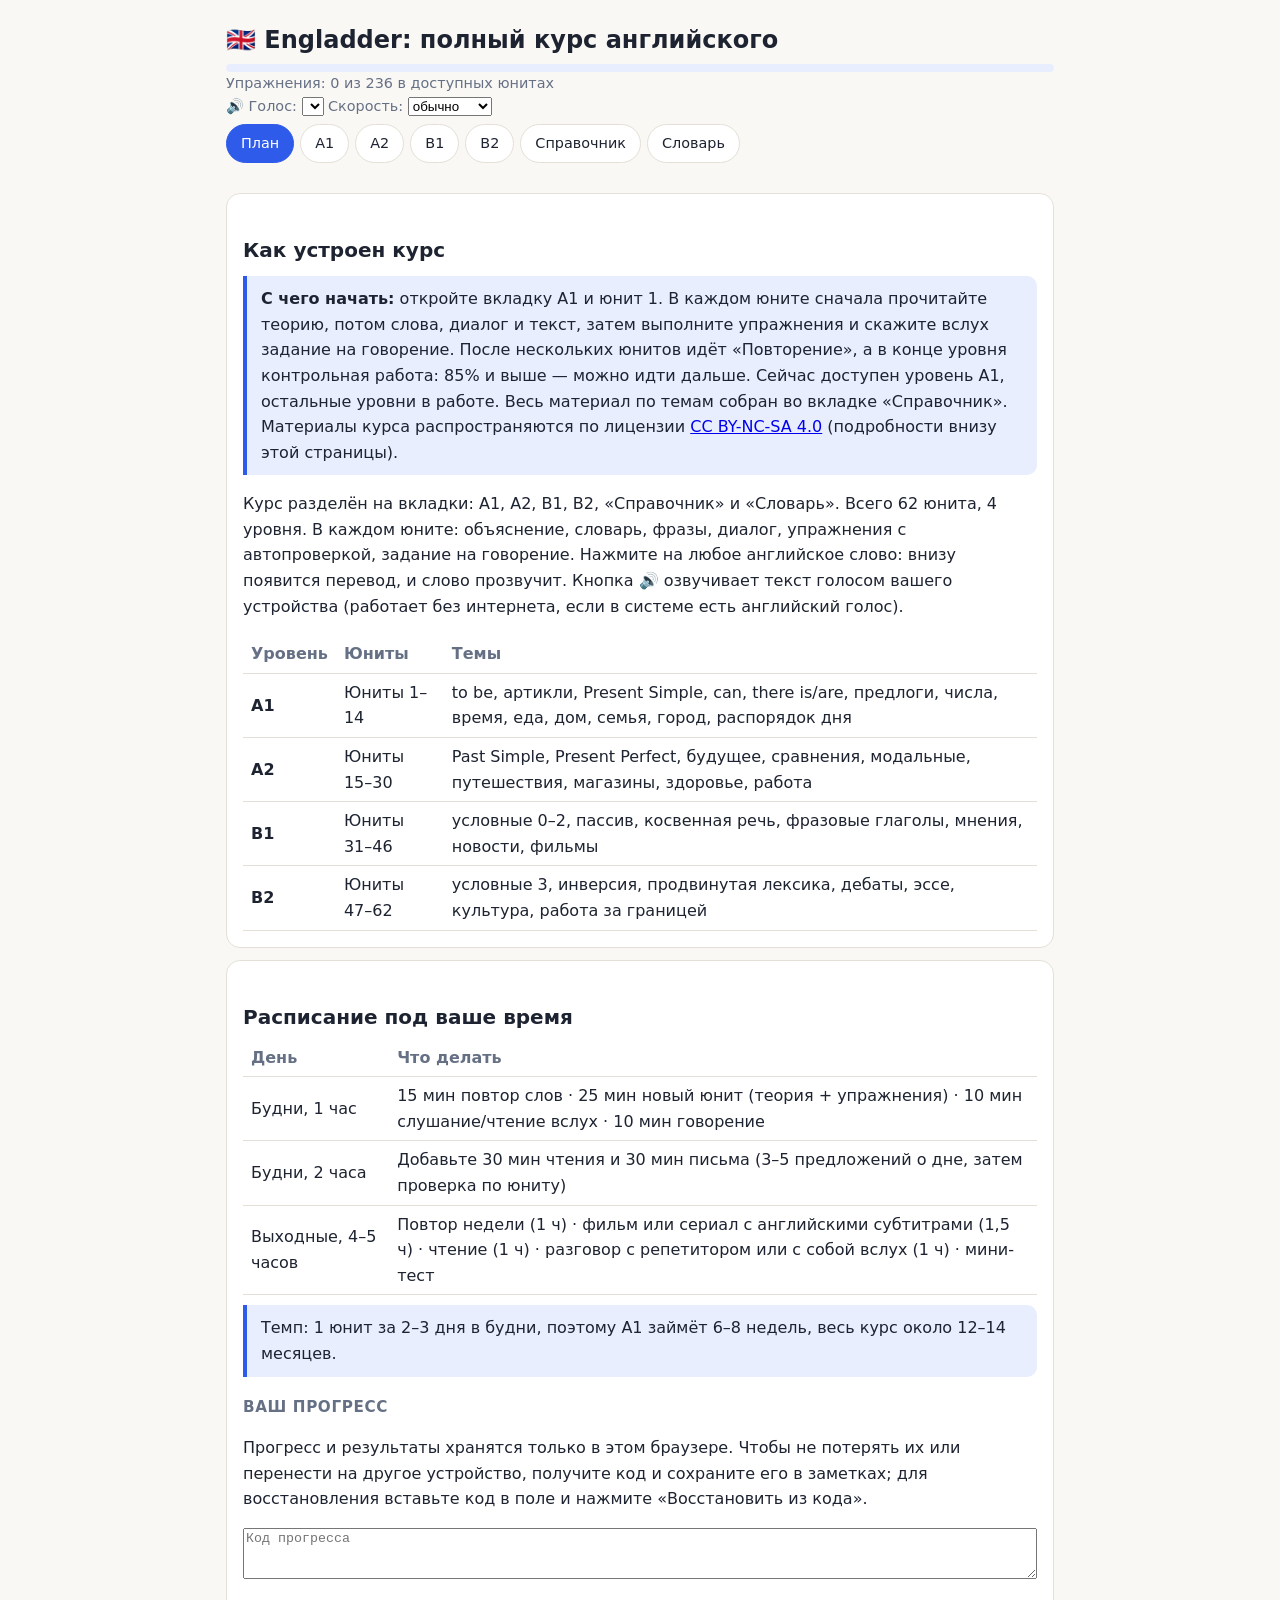
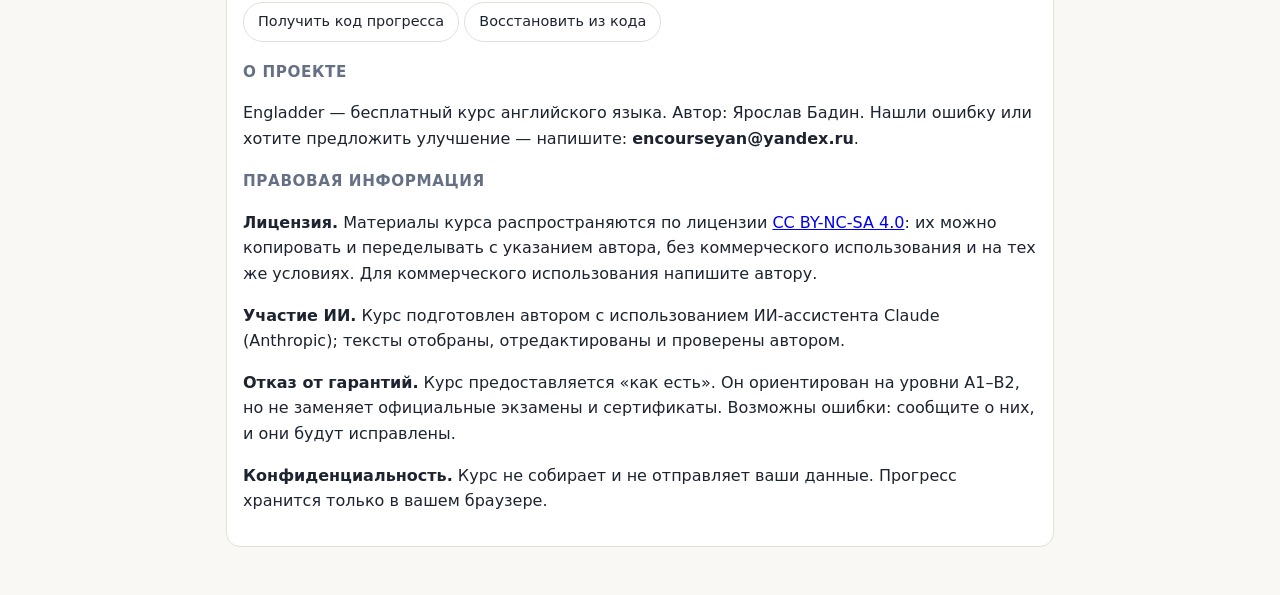
<file: index.html>
<!DOCTYPE html>
<!-- ЗАМЕТКА ДЛЯ CLAUDE (версия 0.1.23): проект Engladder. Структура: index.html (разметка) + css/styles.css + js/data/* (только данные: core, units/, bank/, reference, glossary) + js/app.js (логика). Порядок скриптов: сначала js/data/core.js, потом данные, js/app.js последним; обычные скрипты, не модули (должно открываться по file://). Правила и статус: COURSE_HANDOFF_*.md, STATUS.md, журнал: COURSE_CHANGELOG.md. Править точечно (python replace с assert count==1), после правок node --check и course-qa-gate. -->
<html lang="ru"><head><meta charset="utf-8">
<meta name="viewport" content="width=device-width, initial-scale=1, viewport-fit=cover">
<title>Engladder: полный курс английского (офлайн)</title>
<link rel="stylesheet" href="css/styles.css"></head><body><div class="w">
<h1>🇬🇧 Engladder: полный курс английского</h1>
<div class="bar"><i id="pb"></i></div><div class="m" id="pt"></div>
<div class="m">🔊 Голос: <select id="vs"></select> Скорость: <select id="vr"><option value="0.7">медленно</option><option value="0.85">обычно</option><option value="1">быстро</option></select></div><nav id="nav"></nav><nav id="sub"></nav><div id="v"></div></div>
<div id="gl"></div><script src="js/data/core.js"></script>
<script src="js/data/units/a1-u01.js"></script>
<script src="js/data/units/a1-u02.js"></script>
<script src="js/data/units/a1-u03.js"></script>
<script src="js/data/units/a1-u04.js"></script>
<script src="js/data/units/a1-u05.js"></script>
<script src="js/data/units/a1-u06.js"></script>
<script src="js/data/units/a1-u07.js"></script>
<script src="js/data/units/a1-u08.js"></script>
<script src="js/data/units/a1-u09.js"></script>
<script src="js/data/units/a1-u10.js"></script>
<script src="js/data/units/a1-r1.js"></script>
<script src="js/data/units/a1-u11.js"></script>
<script src="js/data/units/a1-u12.js"></script>
<script src="js/data/units/a1-u13.js"></script>
<script src="js/data/units/a1-u14.js"></script>
<script src="js/data/units/a1-r2.js"></script>
<script src="js/data/units-finish.js"></script>
<script src="js/data/levels.js"></script>
<script src="js/data/bank/a1-u01.js"></script>
<script src="js/data/bank/a1-u02.js"></script>
<script src="js/data/bank/a1-u03.js"></script>
<script src="js/data/bank/a1-u04.js"></script>
<script src="js/data/bank/a1-u05.js"></script>
<script src="js/data/bank/a1-u06.js"></script>
<script src="js/data/bank/a1-u07.js"></script>
<script src="js/data/bank/a1-u08.js"></script>
<script src="js/data/bank/a1-u09.js"></script>
<script src="js/data/bank/a1-u10.js"></script>
<script src="js/data/bank/a1-u11.js"></script>
<script src="js/data/bank/a1-u12.js"></script>
<script src="js/data/bank/a1-u13.js"></script>
<script src="js/data/bank/a1-u14.js"></script>
<script src="js/data/reference.js"></script>
<script src="js/data/glossary.js"></script>
<script src="js/app.js"></script></body></html>
</file>
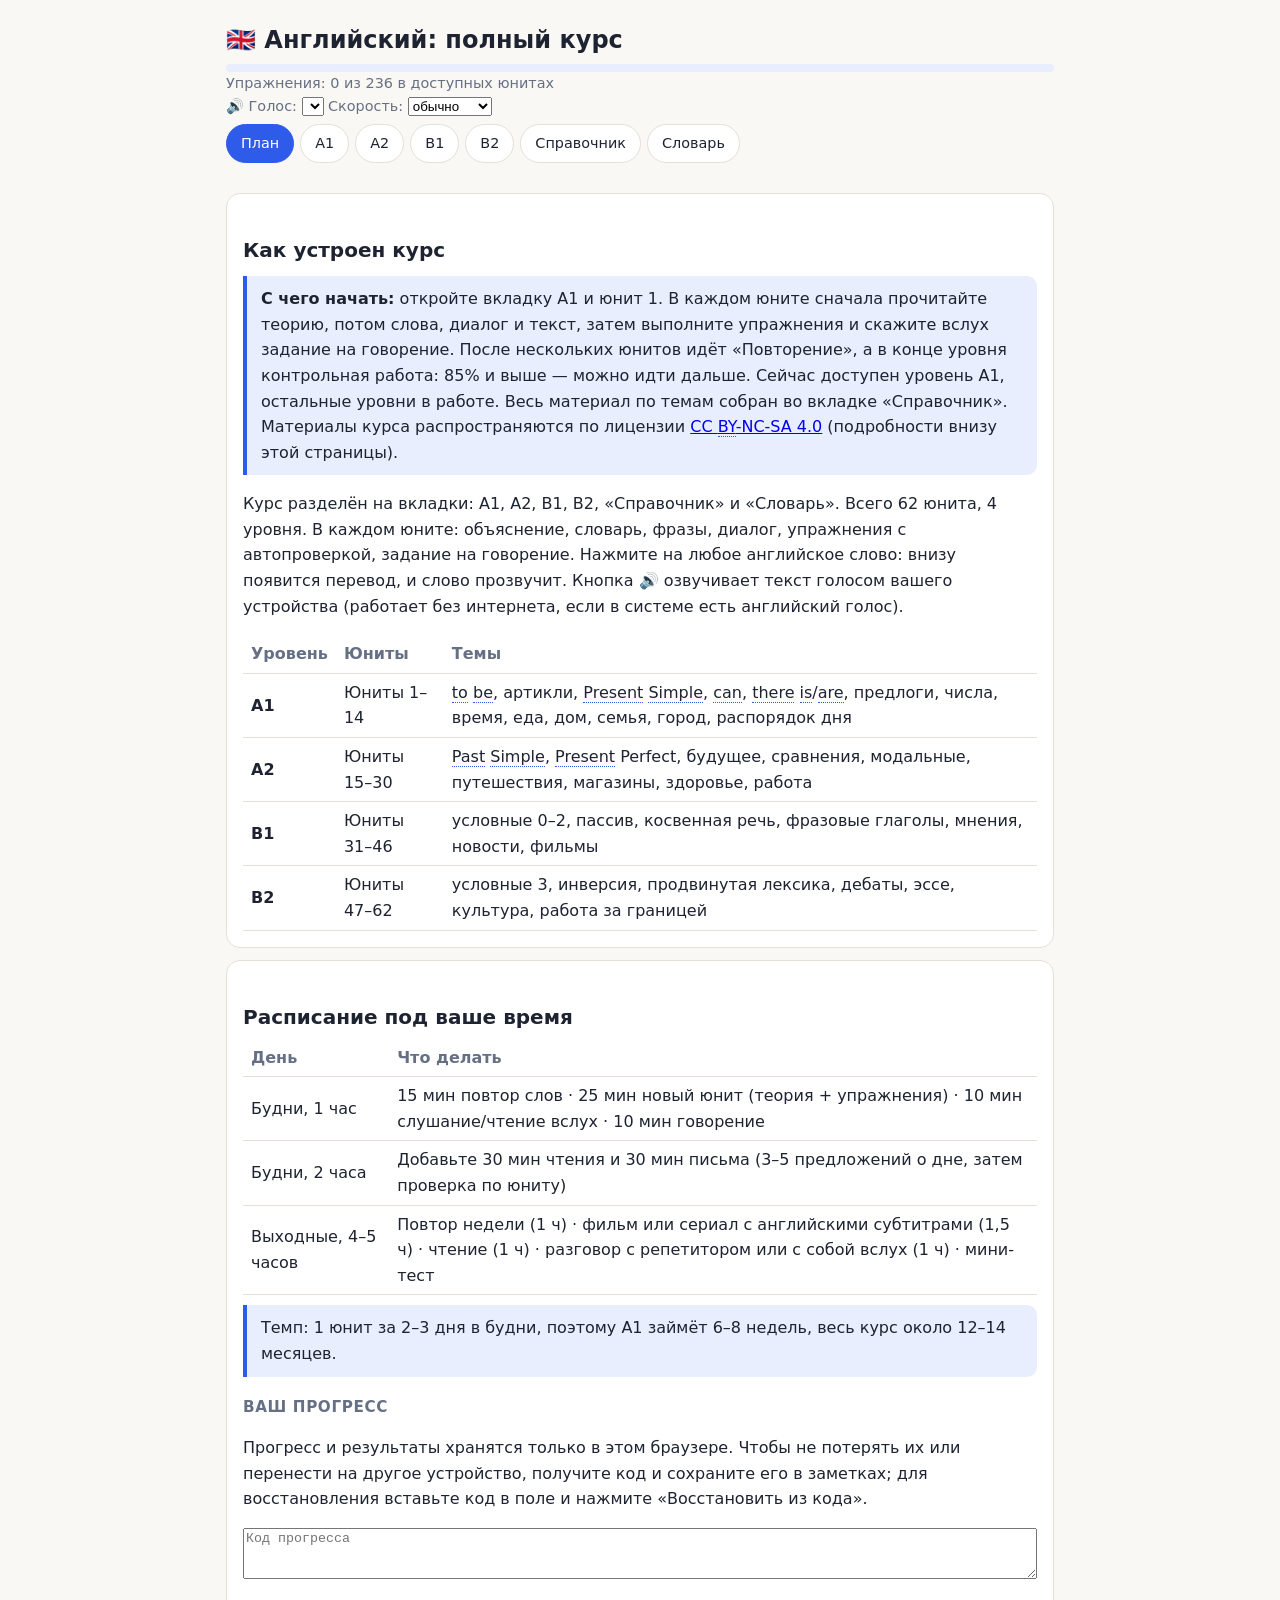
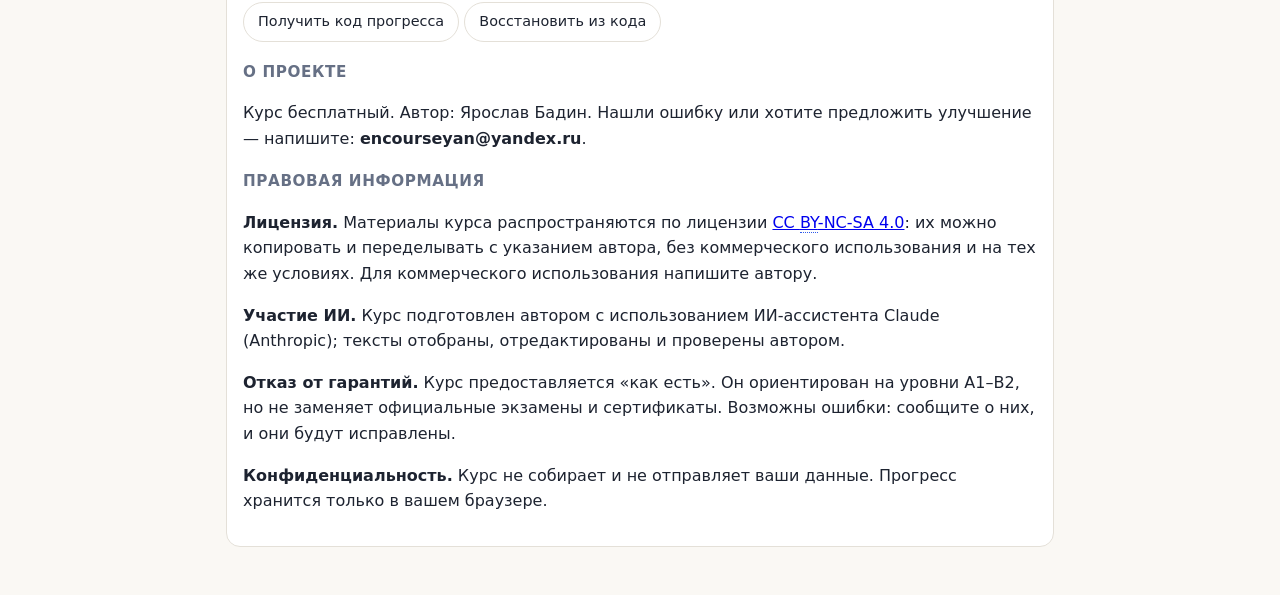
<file: english-course_0_1_17.html>
<!DOCTYPE html>
<html lang="ru"><head><meta charset="utf-8">
<meta name="viewport" content="width=device-width, initial-scale=1, viewport-fit=cover">
<title>Английский: полный курс (офлайн)</title>
<style>
:root{--bg:#faf8f4;--cd:#fff;--tx:#1d2330;--mu:#667085;--ac:#2f5bea;--a2:#e8eefe;--bd:#e4e0d8;--ok:#1f9d6b;--bad:#d64545}
@media (prefers-color-scheme:dark){:root{--bg:#14171f;--cd:#1c212c;--tx:#e8eaf0;--mu:#9aa3b5;--ac:#7c9bff;--a2:#242c45;--bd:#2d3444;--ok:#4cc995;--bad:#ff7b7b}}
*{box-sizing:border-box}body{margin:0;background:var(--bg);color:var(--tx);font:16px/1.6 system-ui,-apple-system,"Segoe UI",sans-serif;padding:env(safe-area-inset-top,0) 0 env(safe-area-inset-bottom,0)}
.w{max-width:860px;margin:0 auto;padding:16px 16px 48px}h1{font-size:1.5rem;margin:.2em 0}h2{font-size:1.25rem;margin:1.2em 0 .3em}h3{font-size:.95rem;color:var(--mu);text-transform:uppercase;letter-spacing:.04em;margin:1.2em 0 .3em}
nav{display:flex;gap:6px;overflow-x:auto;padding:6px 0}nav button,.b{border:1px solid var(--bd);background:var(--cd);color:var(--tx);padding:7px 14px;border-radius:999px;font:inherit;font-size:.9rem;cursor:pointer;flex:0 0 auto}
nav button.on{background:var(--ac);color:#fff;border-color:var(--ac)}nav button:disabled{opacity:.45}
.c{background:var(--cd);border:1px solid var(--bd);border-radius:14px;padding:16px;margin-top:12px}
.tip{border-left:4px solid var(--ac);background:var(--a2);padding:10px 14px;border-radius:0 10px 10px 0;margin:10px 0}.err{border-left-color:var(--bad)}
table{border-collapse:collapse;width:100%}td,th{border-bottom:1px solid var(--bd);padding:6px 8px;text-align:left}th{color:var(--mu)}
.wr{overflow-x:auto}.s{background:none;border:0;cursor:pointer;font-size:1.05rem}
.ex{padding:10px 0;border-bottom:1px solid var(--bd)}.ex:last-child{border:0}
.o{display:inline-block;margin:4px 6px 4px 0}.o.ok{background:var(--ok);color:#fff;border-color:var(--ok)}.o.no{background:var(--bad);color:#fff;border-color:var(--bad)}
input[type=text]{font:inherit;padding:6px 10px;border:1px solid var(--bd);border-radius:8px;background:var(--bg);color:var(--tx);width:min(260px,60%)}
.fb{font-size:.92rem;margin-top:4px}.good{color:var(--ok)}.bad{color:var(--bad)}.bar{height:8px;background:var(--a2);border-radius:9px;overflow:hidden}.bar i{display:block;height:100%;background:var(--ok);width:0}
.gw{border-bottom:1px dotted var(--ac);cursor:pointer}#gl{position:fixed;left:0;right:0;bottom:0;padding:10px 16px calc(10px + env(safe-area-inset-bottom,0px));background:var(--ac);color:#fff;display:none;z-index:9;text-align:center}.m{color:var(--mu);font-size:.9rem}ul{padding-left:1.2em}
h4{margin:14px 0 6px;font-size:1em;color:var(--ac)}</style></head><body><div class="w">
<h1>🇬🇧 Английский: полный курс</h1>
<div class="bar"><i id="pb"></i></div><div class="m" id="pt"></div>
<div class="m">🔊 Голос: <select id="vs"></select> Скорость: <select id="vr"><option value="0.7">медленно</option><option value="0.85">обычно</option><option value="1">быстро</option></select></div><nav id="nav"></nav><nav id="sub"></nav><div id="v"></div></div>
<div id="gl"></div><script>
var U=[
{t:"A1 · Юнит 1: Знакомство и глагол to be",
ex:"<p>В русском в настоящем времени глагола «быть» нет: «Я студент». В английском он <b>обязателен</b>: <b>I am</b> a student.</p><div class='wr'><table><tr><th>Кто</th><th>Форма</th><th>Кратко</th><th>Отрицание</th></tr><tr><td>I</td><td>am</td><td>I’m</td><td>I’m not</td></tr><tr><td>he / she / it</td><td>is</td><td>he’s</td><td>isn’t</td></tr><tr><td>you / we / they</td><td>are</td><td>you’re</td><td>aren’t</td></tr></table></div><p><b>Вопрос:</b> глагол выходит вперёд. <i>She is from Spain → Is she from Spain?</i> Ответы: <i>Yes, she is. / No, she isn’t.</i></p><div class='tip err'><b>Частая ошибка:</b> «I student», «She from Spain». Всегда добавляйте am/is/are.</div><h3>Личные местоимения: кто делает действие</h3><div class='wr'><table><tr><th>Лицо</th><th>Один</th><th>Несколько</th></tr><tr><td>1-е (говорящий)</td><td><b>I</b> — я</td><td><b>we</b> — мы</td></tr><tr><td>2-е (собеседник)</td><td><b>you</b> — ты / вы</td><td><b>you</b> — вы</td></tr><tr><td>3-е (о ком-то)</td><td><b>he</b> (он), <b>she</b> (она), <b>it</b> (оно)</td><td><b>they</b> — они</td></tr></table></div><ul><li><b>I</b> всегда пишется с большой буквы, даже в середине предложения.</li><li><b>Подлежащее обязательно.</b> В русском можно сказать «Живу в Москве», в английском нельзя: <i>I live in Moscow.</i> Нет подлежащего — нет предложения.</li><li><b>you</b> — и «ты», и «вы», и один человек, и много. Глагол всегда <i>are</i>: <i>You are kind</i> (даже если «ты» один).</li><li><b>he / she</b> — только люди (и иногда домашние животные, которых мы знаем). Вместо имени: <i>Anna is a teacher → She is a teacher.</i></li><li><b>it</b> — предметы, животные, явления и погода: <i>It is a book. It is cold. It is 5 o’clock.</i> Людей называть it нельзя.</li><li><b>they</b> — несколько людей, предметов или животных: <i>Tom and Anna → they; books → they.</i> Tom and I → <b>we</b>.</li></ul><h3>Сокращения: когда можно, когда нельзя</h3><p>В речи и неформальном письме: <i>I’m, he’s, they’re, isn’t</i>. <b>Нельзя сокращать</b> в конце короткого утвердительного ответа: <i>Yes, I am</i> (не <i>Yes, I’m</i>). Отрицательное сокращается свободно: <i>No, he isn’t.</i></p><h3>Местоимения в других ролях</h3><p>Если местоимение стоит <b>после глагола или предлога</b>, нужна объектная форма: <i>I like <b>her</b>. Come with <b>us</b>.</i> Перед существительным нужна притяжательная: <i>my book, her car</i>. Полная таблица всех форм — во вкладке «Справочник».</p><div class='tip err'><b>Путаница:</b> <i>its</i> (его/её, о предмете) и <i>it’s</i> (= it is). Проверка: подставьте «it is» — получается смысл? Значит it’s.</div><h3>Вопросительные слова</h3><div class='wr'><table><tr><th>Слово</th><th>Значение</th><th>Пример</th></tr><tr><td><b>what</b></td><td>что, какой</td><td>What is your name? — Как тебя зовут? (буквально: «Что есть твоё имя?»)</td></tr><tr><td><b>who</b></td><td>кто</td><td>Who is she? — Кто она?</td></tr><tr><td><b>where</b></td><td>где, куда</td><td>Where are you? — Где ты?</td></tr><tr><td><b>when</b></td><td>когда</td><td>When is the lesson? — Когда урок?</td></tr><tr><td><b>why</b></td><td>почему</td><td>Why are you tired? — Почему ты устал?</td></tr><tr><td><b>how</b></td><td>как</td><td>How are you? — Как дела? (буквально: «Как ты есть?»)</td></tr><tr><td><b>which</b></td><td>какой из, который</td><td>Which book is it? — Какая это книга (из этих)?</td></tr><tr><td><b>whose</b></td><td>чей</td><td>подробно в юните 8</td></tr></table></div><p><b>Как строить вопрос с to be:</b> вопросительное слово + am/is/are + подлежащее. <i>Where (где) + are (есть) + you (ты)? → Где ты?</i> Вопросительное слово всегда стоит <b>первым</b>. Ошибка: «Where you are?» — верно: <i>Where are you?</i> Возраст: <i>How old are you?</i> (буквально «Как стар ты есть?») — <i>I’m 28.</i></p><h3>Разбор фраз по словам</h3><div class='wr'><table><tr><th>Фраза</th><th>По словам</th><th>Смысл</th></tr><tr><td>Nice to meet you</td><td>nice (приятно) + to meet (встретить) + you (тебя)</td><td>Приятно познакомиться</td></tr><tr><td>Where are you from?</td><td>where (где) + are (есть) + you (ты) + from (из)</td><td>Откуда ты?</td></tr><tr><td>I’m fine, thanks</td><td>I’m (я есть) + fine (хорошо) + thanks (спасибо)</td><td>Я в порядке, спасибо</td></tr><tr><td>And you?</td><td>and (а) + you (ты)</td><td>А ты?</td></tr></table></div>",
v:[["hello","привет"],["goodbye","до свидания"],["please","пожалуйста"],["thank you","спасибо"],["sorry","извините"],["name","имя"],["from","из, от"],["student","студент"],["teacher","учитель"],["friend","друг"],["tired","уставший"],["happy","счастливый"]],
ph:[["My name is Anna.","Меня зовут Анна."],["I’m from Russia.","Я из России."],["Nice to meet you.","Приятно познакомиться."],["How are you?","Как дела?"],["I’m fine, thanks. And you?","Хорошо, спасибо. А ты?"],["Where are you from?","Откуда вы?"]],
dl:"— Hi! I’m Tom. What’s your name?<br>— Hello, Tom. My name is Anna. Nice to meet you.<br>— Nice to meet you too. Where are you from?<br>— I’m from Russia. And you?<br>— I’m from Canada.",
q:[{c:1,q:"Я студент → I ___ a student.",o:["is","am","are"],a:1,e:"С I всегда am."},{c:1,q:"She ___ from Spain.",o:["am","are","is"],a:2,e:"she → is."},{c:1,q:"«Ты из Польши?»",o:["You from Poland?","Are you from Poland?","You are from Poland?"],a:1,e:"Вопрос: Are + you."},{t:1,q:"They ___ my friends. (am/is/are)",a:["are"],e:"they → are."},{t:1,q:"We ___ not tired.",a:["are"],e:"we are not = we aren’t."},{t:1,q:"Переведите: Меня зовут Анна.",a:["my name is anna","my name’s anna"],e:"My name is Anna."},{t:1,q:"Исправьте ошибку: She from Spain.",a:["she is from spain","she’s from spain"],e:"Пропущен глагол is."},{t:1,q:"Переведите: Мы не устали.",a:["we are not tired","we aren’t tired","we’re not tired"],e:"We aren’t tired."},{t:1,q:"Переведите: Он не из Канады.",a:["he is not from canada","he isn’t from canada","he’s not from canada"],e:"He isn’t from Canada."},{c:1,q:"Anna and Tom are my friends. ___ are from Italy.",o:["He","She","They"],a:2,e:"Несколько людей → they."},{c:1,q:"The weather is nice. ___ is sunny today.",o:["He","It","They"],a:1,e:"Погода → it."},{c:1,q:"Is Tom happy? Yes, ___.",o:["he’s","he is","is he"],a:1,e:"В кратком утвердительном ответе не сокращаем."},{t:1,q:"Are you a teacher? Ответьте «нет»: No, ___.",a:["i am not","i’m not"],e:"No, I’m not (am not не сокращается как amn’t)."},{c:1,q:"I like Anna. I like ___.",o:["she","her","hers"],a:1,e:"После глагола — объектное her."},{c:1,q:"This is Tom. ___ car is red.",o:["He","His","Him"],a:1,e:"Перед существительным — his."},{t:1,q:"По тексту: где сейчас Ольга? (одно слово)",a:["berlin","in berlin"],e:"Now I’m in Berlin."},{t:1,q:"Замените Max and Lena местоимением: ___ are from Germany.",a:["they"],e:"They."}],
dt:"— Привет! Я Том. Как тебя зовут?<br>— Здравствуй, Том. Меня зовут Анна. Приятно познакомиться.<br>— Мне тоже приятно. Откуда ты?<br>— Я из России. А ты?<br>— Я из Канады.",rt:"Привет! Меня зовут Ольга. Мне 28 лет. Я из Казани, но сейчас я в Берлине. Я учитель. Мои друзья ‑ Макс и Лена. Они из Германии. Макс врач, а Лена студентка. Мы счастливы в Берлине. Это большой город.",sp:"Скажите вслух и запишите на диктофон: имя, откуда вы, как дела (5 предложений). Прослушайте и сравните с диалогом.",rd:"Hi! My name is Olga. I’m 28. I’m from Kazan, but now I’m in Berlin. I’m a teacher. My friends are Max and Lena. They are from Germany. Max is a doctor and Lena is a student. We are happy in Berlin. It is a big city."},
{t:"A1 · Юнит 2: Артикли a/an/the и множественное число",
ex:"<p>В русском артиклей нет, в английском они есть почти всегда перед существительным.</p><ul><li><b>a</b> + согласный звук: <i>a car, a book</i></li><li><b>an</b> + гласный звук: <i>an apple, an hour</i> (важен звук, не буква!)</li><li><b>the</b> — конкретный или уже известный предмет: <i>I have a car. The car is red.</i></li></ul><p><b>Множественное число:</b> +s (<i>books</i>); после s, x, ch, sh +es (<i>boxes</i>); согласная+y → ies (<i>city → cities</i>). Исключения: <i>man → men, woman → women, child → children, person → people</i>.</p><h3>Как выбрать артикль: пять вопросов</h3><p>В русском артиклей нет, поэтому их нужно <b>осознанно выбирать</b>. Задайте себе вопросы по порядку:</p><div class='wr'><table><tr><th>Вопрос</th><th>Ответ</th><th>Пример</th></tr><tr><td>1. Это существительное можно посчитать?</td><td>нет → без a/an</td><td>I drink water. (не a water)</td></tr><tr><td>2. Предмет один из многих и новый для собеседника?</td><td>a / an</td><td>I have a dog.</td></tr><tr><td>3. Собеседник знает, о каком речь (уже упоминали, он один, ясно из ситуации)?</td><td>the</td><td>The dog is big. Open the door, please.</td></tr><tr><td>4. Речь о множестве вообще?</td><td>без артикля</td><td>Dogs are friendly.</td></tr><tr><td>5. Это имя, город, страна, язык?</td><td>без артикля</td><td>Anna lives in Russia and speaks English.</td></tr></table></div><h3>a или an — по звуку, а не по букве</h3><p><b>an</b> стоит перед <b>гласным звуком</b>: <i>an apple, an umbrella, an hour</i> (h не читается). <b>a</b> — перед согласным звуком: <i>a university</i> (читается «юниверсити», начинается на звук [j]), <i>a European</i>, <i>a one-way ticket</i>.</p><h3>Где артикль не нужен</h3><ul><li>после притяжательных слов: <i>my car, her bag</i> (не <i>the my car</i>);</li><li>в устойчивых выражениях: <i>at home, at work, by bus, go to bed</i>;</li><li>с большинством названий стран и городов: <i>Russia, Paris</i>. Исключения: <i>the UK, the USA</i> (названия из нескольких частей — с the).</li></ul><h3>Множественное число: звук и исключения</h3><p>Окончание читается как [s] (<i>books</i>), [z] (<i>dogs, days</i>) или [ɪz] (<i>boxes, watches</i>). <b>Не меняются:</b> <i>sheep</i> (овца и овцы), <i>fish</i>. <b>Всегда во мн. числе:</b> <i>trousers, jeans, glasses, scissors</i> (брюки, джинсы, очки, ножницы): <i>These jeans are new.</i> Слово <b>people</b> — тоже множественное: <i>People are kind</i> (не <i>People is</i>, не <i>peoples</i>).</p><p>Ещё ошибки: «a information» (information — неисчисляемое, юнит 10), «the Russia», «an university».</p><div class='tip err'><b>Частая ошибка:</b> «I have car». Нужно: <i>I have a car.</i> А a/an не ставится во множественном числе: <i>I have two cars.</i></div><h3>Когда какой артикль</h3><ul><li><b>a / an</b> — один из многих, первое упоминание, профессия: <i>She is <b>a</b> doctor. I have <b>a</b> dog.</i> Только с исчисляемыми в единственном числе.</li><li><b>the</b> — собеседник знает, о каком предмете речь; второе упоминание; единственный в своём роде (<i>the sun, the moon</i>); превосходная степень (<i>the best</i>): <i>Close <b>the</b> door.</i></li><li><b>Без артикля</b> — множественное и неисчисляемое в общем смысле (<i>I like dogs, I like music</i>), имена и большинство стран и городов (<i>Anna, Spain, Paris</i>), языки, приёмы пищи (<i>have breakfast</i>), после my/your/his (<i>my car</i>, не <i>a my car</i>).</li></ul><h3>Правописание множественного числа</h3><div class='wr'><table><tr><th>Правило</th><th>Пример</th></tr><tr><td>обычно +s</td><td>book → books</td></tr><tr><td>s, x, ch, sh, o → +es</td><td>box → boxes, bus → buses</td></tr><tr><td>согласная + y → ies</td><td>city → cities (но day → days)</td></tr><tr><td>f / fe → ves</td><td>knife → knives</td></tr><tr><td>исключения</td><td>man → men, woman → women, child → children, person → people</td></tr></table></div><p>Звучание -s: после глухих звуков [s] (<i>books</i>), после звонких [z] (<i>bags</i>), после s, x, ch [ɪz] (<i>boxes</i>).</p>",
v:[["apple","яблоко"],["book","книга"],["car","машина"],["house","дом"],["city","город"],["day","день"],["bag","сумка"],["phone","телефон"],["key","ключ"],["table","стол"],["man","мужчина"],["child","ребёнок"]],
ph:[["I have a car.","У меня есть машина."],["It’s an apple.","Это яблоко."],["Where is the key?","Где ключ?"],["There are two bags.","Там две сумки."],["What’s this?","Что это?"],["It’s a phone.","Это телефон."]],
dl:"— What’s this?<br>— It’s a phone.<br>— Is it your phone?<br>— No, it isn’t. It’s a friend’s phone. The phone is in the bag.",
q:[{c:1,q:"I have ___ apple.",o:["a","an","the"],a:1,e:"Apple начинается с гласного звука."},{c:1,q:"She works for ___ hour.",o:["a","an"],a:1,e:"h в hour не читается, звук гласный."},{c:1,q:"I have ___ car. ___ car is red. (второй раз)",o:["a / The","the / A","an / The"],a:0,e:"Первое упоминание a, затем the."},{t:1,q:"Множественное число: box",a:["boxes"],e:"После x добавляем es."},{t:1,q:"Множественное число: child",a:["children"],e:"Исключение."},{t:1,q:"Множественное число: city",a:["cities"],e:"y → ies."},{c:1,q:"She is ___ doctor.",o:["a","an","the","—"],a:0,e:"Профессия: a."},{c:1,q:"I like ___ music.",o:["a","the","— (без артикля)"],a:2,e:"Неисчисляемое в общем смысле."},{c:1,q:"___ sun is hot.",o:["A","The","— (без артикля)"],a:1,e:"Единственный в своём роде."},{t:1,q:"Множественное число: knife",a:["knives"],e:"fe → ves."},{t:1,q:"Множественное число: woman",a:["women"],e:"Исключение."},{t:1,q:"Исправьте: I have car.",a:["i have a car"],e:"Нужен артикль a."},{t:1,q:"Исправьте: She is teacher.",a:["she is a teacher","she’s a teacher"],e:"Профессия: a teacher."},{t:1,q:"Переведите: У меня есть два ключа.",a:["i have two keys"],e:"Во множественном числе без a: two keys."}],
dt:"— Что это?<br>— Это телефон.<br>— Это твой телефон?<br>— Нет. Это телефон друга. Телефон лежит в сумке.",sp:"Оглядитесь и назовите вслух 10 предметов с артиклем: a table, a phone, an apple… Затем скажите то же во множественном числе.",rd:"I have a flat in Kazan. It is small. In the kitchen I have a table and two chairs. On the table I have an apple, a book and three pens. I have a cat. The cat is white. It likes boxes, but I don’t have a box.",rt:"У меня квартира в Казани. Она маленькая. На кухне у меня стол и два стула. На столе у меня яблоко, книга и три ручки. У меня есть кошка. Кошка белая. Она любит коробки, но у меня нет коробки."},
{t:"A1 · Юнит 3: Present Simple — привычки и факты",
ex:"<p><b>Present Simple</b> (простое настоящее) описывает то, что происходит <b>регулярно</b> или <b>всегда верно</b>: привычки, распорядок, факты. <i>I get up at seven.</i> — Я встаю в семь. <i>Water boils at 100°.</i> — Вода кипит при 100°.</p><h3>Утверждение</h3><div class='wr'><table><tr><th>Кто</th><th>Форма</th><th>Пример</th></tr><tr><td>I / you / we / they</td><td>глагол без изменений</td><td>I work. — Я работаю.</td></tr><tr><td>he / she / it</td><td>глагол + <b>s</b></td><td>She works. — Она работает.</td></tr></table></div><p><b>Правописание -s:</b> обычно +s (<i>works, reads</i>); после s, sh, ch, x, o → +es (<i>watches, goes</i>); согласная + y → ies (<i>study → studies</i>); особый случай: <i>have → has</i>.</p><h3>Отрицание и вопрос: помощник do / does</h3><div class='wr'><table><tr><th></th><th>I / you / we / they</th><th>he / she / it</th></tr><tr><td>Отрицание</td><td>I <b>don’t</b> (do not) work.</td><td>She <b>doesn’t</b> (does not) work.</td></tr><tr><td>Вопрос</td><td><b>Do</b> you work?</td><td><b>Does</b> she work?</td></tr><tr><td>Краткий ответ</td><td>Yes, I do. / No, I don’t.</td><td>Yes, she does. / No, she doesn’t.</td></tr></table></div><ul><li>Для отрицания и вопроса нужен помощник <b>do</b> (для he/she/it — <b>does</b>). Он сам «забирает» окончание -s, поэтому основной глагол остаётся <b>без -s</b>: <i>She doesn’t work</i> (не <i>works</i>), <i>Does she work?</i></li><li>Вопросительное слово ставится в начало: <i>Where do you live?</i> — Где ты живёшь? <i>What does he do?</i> — Кем он работает?</li></ul><h3>Слова-маркеры частоты</h3><p><b>always</b> (всегда), <b>usually</b> (обычно), <b>often</b> (часто), <b>sometimes</b> (иногда), <b>never</b> (никогда), <b>every day</b> (каждый день). Место этих слов в предложении и отрицание с ними разобраны в юните 14.</p><h3>Почему -s только у he / she / it</h3><p>В русском глагол меняется почти для каждого лица (<i>я пишу, ты пишешь, он пишет</i>). В английском от старой системы осталась одна форма: <b>третье лицо единственного числа</b> (he, she, it и любое одно существительное: <i>Tom works, the bus stops</i>). Для всех остальных лиц глагол не меняется. Правило: <i>один человек или предмет, о котором говорим</i> → глагол с -s.</p><h3>Как читается окончание</h3><div class='wr'><table><tr><th>Звук</th><th>После чего</th><th>Примеры</th></tr><tr><td>[s]</td><td>глухих согласных</td><td>works, stops</td></tr><tr><td>[z]</td><td>звонких согласных и гласных</td><td>reads, plays, goes</td></tr><tr><td>[ɪz]</td><td>s, sh, ch, x, z</td><td>watches, washes, mixes</td></tr></table></div><p>К правилам правописания добавьте: после <b>o</b> тоже -es (<i>go → goes, do → does</i>).</p><h3>Когда Present Simple, а когда НЕТ</h3><div class='wr'><table><tr><th>Используем</th><th>Пример</th></tr><tr><td>привычки и распорядок</td><td>I start work at nine.</td></tr><tr><td>постоянные факты</td><td>The sun rises in the east.</td></tr><tr><td>постоянное состояние</td><td>She lives in Rome. I know him.</td></tr><tr><td>расписания</td><td>The train leaves at six.</td></tr></table></div><p><b>Не используем</b>, когда действие идёт <b>прямо сейчас</b>: «Сейчас он спит» — <i>He is sleeping</i> (юнит 9), а не <i>He sleeps now</i>.</p><h3>Вопрос к подлежащему</h3><p>Если спрашиваем <b>кто</b> совершает действие, do/does <b>не нужен</b>: <i>Who lives here?</i> — Кто здесь живёт? <i>Who works at the bank?</i> — Tom does. Глагол остаётся с -s, как после he/she: <i>who</i> считается за одно лицо.</p><div class='tip err'><b>Ошибки русскоговорящих:</b> «Who does live here?» (нужно Who lives here?), «She is always late» переводят как «She always is late» (always после is). В русском отрицание «не» ставится перед глаголом, а в английском оно прикрепляется к <b>do/does</b>, и глагол остаётся без -s.</div>",
v:[["get up","вставать"],["eat","есть, кушать"],["drink","пить"],["go","идти, ехать"],["watch","смотреть"],["read","читать"],["study","учиться, изучать"],["play","играть"],["cook","готовить"],["breakfast","завтрак"],["always","всегда"],["never","никогда"]],
ph:[["I get up at seven.","Я встаю в семь."],["She doesn’t drink coffee.","Она не пьёт кофе."],["Do you speak English?","Ты говоришь по-английски?"],["What do you do?","Кем вы работаете?"],["He usually goes to work by bus.","Он обычно ездит на работу на автобусе."],["Where does she live?","Где она живёт?"]],
dl:"— What do you do, Anna?<br>— I’m a teacher. I work at a school.<br>— Do you like it?<br>— Yes, I do. I always get up at seven and I usually eat breakfast at home.<br>— Does your husband work too?<br>— No, he doesn’t. He studies at university.",
dt:"— Кем ты работаешь, Анна?<br>— Я учитель. Я работаю в школе.<br>— Тебе нравится?<br>— Да. Я всегда встаю в семь и обычно завтракаю дома.<br>— Твой муж тоже работает?<br>— Нет. Он учится в университете.",
q:[{c:1,q:"She ___ in London.",o:["live","lives","is live"],a:1,e:"she → глагол + s."},{c:1,q:"He ___ tea. (он не пьёт чай)",o:["don’t drink","doesn’t drink","doesn’t drinks"],a:1,e:"doesn’t + глагол без s."},{c:1,q:"___ you speak English?",o:["Do","Does","Are"],a:0,e:"you → Do."},{c:1,q:"Does she ___ English?",o:["speak","speaks","speaking"],a:0,e:"После does глагол без s."},{c:1,q:"Выберите верный порядок слов:",o:["She always is late.","She is always late.","Always she is late."],a:1,e:"После to be: is always."},{t:1,q:"My brother ___ (watch) TV every day.",a:["watches"],e:"watch → watches."},{t:1,q:"She ___ (study) at university.",a:["studies"],e:"y → ies."},{t:1,q:"Исправьте: He don’t like tea.",a:["he doesn’t like tea","he does not like tea"],e:"he → doesn’t."},{t:1,q:"Исправьте: Does she works here?",a:["does she work here"],e:"После does без s."},{t:1,q:"Переведите: Они не живут в Берлине.",a:["they don’t live in berlin","they do not live in berlin"],e:"They don’t live in Berlin."},{t:1,q:"Переведите вопрос: Где ты живёшь?",a:["where do you live"],e:"Where + do + you + live?"},{t:1,q:"Does Tom play football? Ответьте «да»: Yes, ___.",a:["he does"],e:"Yes, he does."}],
sp:"Расскажите вслух о своём дне: 6 предложений со словами always, usually, never. Затем задайте себе 3 вопроса: Do you…? Where do you…? What do you do?",rd:"Anna works in a shop. She gets up at seven o’clock. She drinks tea and eats bread for breakfast. She doesn’t drink coffee. Her brother Tom doesn’t work. He studies at university. He plays football on Saturday. Anna and Tom don’t watch TV in the morning.",rt:"Анна работает в магазине. Она встаёт в семь часов. На завтрак она пьёт чай и ест хлеб. Она не пьёт кофе. Её брат Том не работает. Он учится в университете. По субботам он играет в футбол. Анна и Том не смотрят телевизор по утрам."},
{t:"A1 · Юнит 4: can — уметь, мочь, просить",
ex:"<p><b>can</b> — особый (модальный) глагол. Он значит «<b>уметь</b>», «<b>мочь</b>», «<b>можно ли</b>». Три основные ситуации:</p><ul><li><b>Умение:</b> <i>I can swim.</i> — Я умею плавать.</li><li><b>Возможность:</b> <i>I can help you.</i> — Я могу вам помочь.</li><li><b>Просьба или разрешение:</b> <i>Can I open the window?</i> — Можно открыть окно? <i>Can you help me?</i> — Вы можете мне помочь?</li></ul><h3>Правила</h3><div class='wr'><table><tr><th>Форма</th><th>Пример</th><th>Перевод</th></tr><tr><td>Утверждение</td><td>She <b>can</b> sing.</td><td>Она умеет петь.</td></tr><tr><td>Отрицание</td><td>She <b>can’t</b> (cannot) sing.</td><td>Она не умеет петь.</td></tr><tr><td>Вопрос</td><td><b>Can</b> she sing?</td><td>Она умеет петь?</td></tr><tr><td>Краткий ответ</td><td>Yes, she <b>can</b>. / No, she <b>can’t</b>.</td><td>Да. / Нет.</td></tr></table></div><ul><li><b>can одинаково для всех лиц.</b> Окончания -s нет: <i>he can</i>, не <i>he cans</i>.</li><li>После can стоит глагол <b>без to</b>: <i>I can swim</i>, не <i>I can to swim</i>.</li><li>Помощник do/does <b>не нужен</b>: вопрос образуется перестановкой: <i>Can you drive?</i>, не <i>Do you can drive?</i></li><li>Отрицание пишется <b>can’t</b> или слитно <b>cannot</b> (но не «can not»).</li><li>Прошедшее время: <b>could</b>. <i>I could swim when I was five.</i> Вежливая просьба: <i>Could you help me?</i> звучит мягче, чем <i>Can you…?</i></li></ul><h3>Умею и могу: в английском одно слово</h3><p>Русский различает «<b>умею</b>» и «<b>могу</b>», а английский использует <b>can</b> для обоих: <i>I can swim</i> (умею), <i>I can come at six</i> (могу, у меня есть возможность). Но «знать язык» — это <b>know</b>: <i>I know English</i>, а «могу говорить» — <i>I can speak English</i>.</p><h3>Просьбы: can, could, may</h3><div class='wr'><table><tr><th>Фраза</th><th>Тон</th><th>Когда</th></tr><tr><td>Can I open the window?</td><td>обычный</td><td>друзья, коллеги, кафе</td></tr><tr><td>Could I open the window?</td><td>вежливый</td><td>незнакомые люди, просьбы</td></tr><tr><td>May I open the window?</td><td>формальный</td><td>начальство, официальная обстановка</td></tr></table></div><p>Ответ на просьбу: <i>Sure. / Of course. / Sorry, I can’t.</i></p><h3>Can с глаголами восприятия</h3><p>Глаголы <b>see, hear, smell, taste</b> обычно идут с can и без Continuous: <i>I can see a bird.</i> — Я вижу птицу. <i>I can hear music.</i> — Я слышу музыку. Не говорим «I am seeing a bird».</p><h3>Как звучит can</h3><p>В середине фразы <b>can</b> почти не ударяется и звучит слабо [kən]: <i>I can swim</i>. В коротком ответе — полно: <i>Yes, I can</i> [kæn]. Отрицание <b>can’t</b> всегда ударное и чёткое, поэтому на слух can и can’t различают именно по <b>ударению и долготе гласного</b>, а не по слышимому «t». Тренируйте на парах: <i>I can swim — I can’t swim</i>.</p><p>Ещё ошибки: «I can swim good» (нужно well — наречие), «Can you to help me?», «I don’t can find it» (нужно I can’t find it).</p><h3>Можно и нельзя</h3><p>Can и can’t выражают и разрешение: <i>You can park here.</i> — Здесь можно парковаться. <i>You can’t smoke here.</i> — Здесь нельзя курить. Так пишут на табличках и говорят в общественных местах. Для запрета в команде есть ещё <i>Don’t…</i> (юнит 13): <i>Don’t park here.</i></p><div class='tip err'><b>Частые ошибки:</b> «I can to swim», «He cans», «Do you can swim?», «I can’t to go».</div>",
v:[["swim","плавать"],["sing","петь"],["drive","водить машину"],["run","бегать"],["write","писать"],["open","открывать"],["window","окно"],["bike","велосипед"],["guitar","гитара"],["well","хорошо (умело)"],["fast","быстро"],["very","очень"]],
ph:[["Can you help me?","Вы можете мне помочь?"],["Can I have a coffee, please?","Можно мне кофе, пожалуйста?"],["I can’t hear you.","Я вас не слышу."],["I can speak a little English.","Я немного говорю по-английски."],["Can you speak more slowly?","Вы можете говорить медленнее?"],["Can I pay by card?","Можно заплатить картой?"]],
dl:"— Can you swim?<br>— Yes, I can. I can swim very well. Can you?<br>— No, I can’t. But I can ride a bike and I can play the guitar.<br>— Can you play now?<br>— Sorry, I can’t. I’m tired.",
dt:"— Ты умеешь плавать?<br>— Да, умею. Я очень хорошо плаваю. А ты?<br>— Нет, не умею. Но я умею ездить на велосипеде и играть на гитаре.<br>— Ты можешь сыграть сейчас?<br>— Извини, не могу. Я устал.",
q:[{c:1,q:"He ___ swim.",o:["can","cans","can to"],a:0,e:"Без -s и без to."},{c:1,q:"She can ___.",o:["sings","sing","to sing"],a:1,e:"После can глагол без to и без -s."},{c:1,q:"Вопрос «Ты умеешь водить?»",o:["Do you can drive?","Can you drive?","You can drive?"],a:1,e:"Вопрос: Can + you + глагол."},{c:1,q:"I ___ hear you. (я не слышу)",o:["don’t can","can’t","not can"],a:1,e:"Отрицание: can’t."},{c:1,q:"Вежливая просьба на английском:",o:["Can you speak more slowly?","You speak slowly.","Do you speak slowly can?"],a:0,e:"Can you + глагол…?"},{t:1,q:"Переведите: Я умею готовить.",a:["i can cook"],e:"I can cook."},{t:1,q:"Переведите: Он не умеет плавать.",a:["he can’t swim","he cannot swim"],e:"He can’t swim."},{t:1,q:"Исправьте: She can to play the guitar.",a:["she can play the guitar"],e:"После can нет to."},{t:1,q:"Исправьте: Does he can run fast?",a:["can he run fast"],e:"Вопрос с can без does."},{t:1,q:"Переведите: Можно открыть окно?",a:["can i open the window"],e:"Can I open the window?"},{t:1,q:"Can she swim? Ответьте «нет»: No, ___.",a:["she can’t","she cannot"],e:"No, she can’t."},{t:1,q:"Переведите: Я немного говорю по-английски.",a:["i can speak a little english","i speak a little english"],e:"I can speak a little English."}],
sp:"Скажите вслух 6 предложений: что вы умеете и не умеете (I can… / I can’t…). Потом отработайте 3 вежливые просьбы из раздела «Готовые фразы».",rd:"My friend Sam can swim and ride a bike, but he can’t drive a car. He can speak English and a little Spanish. He can’t sing, but he can play the guitar. Can you play an instrument? Can you cook? I can cook pasta, but I can’t cook fish.",rt:"Мой друг Сэм умеет плавать и ездить на велосипеде, но не умеет водить машину. Он говорит по-английски и немного по-испански. Он не умеет петь, но умеет играть на гитаре. Умеете ли вы играть на каком-нибудь инструменте? Умеете ли вы готовить? Я умею готовить пасту, но не умею готовить рыбу."},
{t:"A1 · Юнит 5: Числа, время, дни недели",
ex:"<h3>Числа</h3><div class='wr'><table><tr><th>0–10</th><td>0 zero · 1 one · 2 two · 3 three · 4 four · 5 five · 6 six · 7 seven · 8 eight · 9 nine · 10 ten</td></tr><tr><th>11–19</th><td>eleven · twelve · thirteen · fourteen · fifteen · sixteen · seventeen · eighteen · nineteen</td></tr><tr><th>Десятки</th><td>20 twenty · 30 thirty · 40 forty · 50 fifty · 60 sixty · 70 seventy · 80 eighty · 90 ninety</td></tr><tr><th>Крупные</th><td>100 a hundred · 1000 a thousand</td></tr></table></div><ul><li><b>21–99:</b> десяток + дефис + единица: <i>twenty-one, forty-seven</i>.</li><li><b>Сотни:</b> между сотней и остатком ставится <b>and</b>: <i>125 = a hundred and twenty-five</i>.</li><li><b>-teen и -ty различаются ударением:</b> thir<b>teen</b> (13, ударение на конце) и <b>thir</b>ty (30, ударение в начале). На слух их путают чаще всего.</li><li>Возраст: <i>I’m twenty-eight.</i> (слова «years old» можно не добавлять). Вопрос: <i>How old are you?</i></li></ul><h3>Время</h3><div class='wr'><table><tr><th>Время</th><th>Английский</th><th>Логика</th></tr><tr><td>7:00</td><td>It’s seven <b>o’clock</b>.</td><td>ровно семь</td></tr><tr><td>7:30</td><td>It’s <b>half past</b> seven.</td><td>«половина после семи»</td></tr><tr><td>7:15</td><td>It’s a <b>quarter past</b> seven.</td><td>четверть после семи</td></tr><tr><td>7:45</td><td>It’s a <b>quarter to</b> eight.</td><td>четверть до восьми</td></tr><tr><td>7:10</td><td>It’s ten <b>past</b> seven.</td><td>1–30 минут: past (после)</td></tr><tr><td>7:40</td><td>It’s twenty <b>to</b> eight.</td><td>31–59 минут: to (до следующего часа)</td></tr></table></div><p>Вопрос: <i>What time is it?</i> (Сколько времени?). Здесь подлежащее <b>it</b>: «это» о времени. С Present Simple: <i>What time do you get up?</i> — Во сколько ты встаёшь?</p><h3>Предлоги времени: at / on / in</h3><ul><li><b>at</b> — точное время и отдельные выражения: <i>at seven, at night, at the weekend</i></li><li><b>on</b> — дни и даты: <i>on Monday, on my birthday</i></li><li><b>in</b> — части дня, месяцы, годы: <i>in the morning, in May, in 2026</i></li></ul><p>Дни недели (с большой буквы): Monday (пн), Tuesday (вт), Wednesday (ср), Thursday (чт), Friday (пт), Saturday (сб), Sunday (вс).</p><h3>Большие числа, годы, телефоны</h3><ul><li><b>1,000</b> — запятая отделяет тысячи (<i>one thousand</i>); десятичная <b>точка</b>: <i>3.5 = three point five</i>.</li><li><b>Годы</b> читаются парами: <i>1999 — nineteen ninety-nine, 2026 — twenty twenty-six</i>.</li><li><b>Телефон</b> называют по цифрам: <i>0 — zero</i> или <i>oh</i> (в британском). <i>555-0142 — five five five, oh one four two.</i></li></ul><h3>Даты</h3><p>Пишем и говорим: <i>May 5th</i> (США) или <i>5 May / the fifth of May</i> (Британия). Числа вида 03/04 читают <b>по-разному</b>: в Британии это 3 апреля (день/месяц), в США — 4 марта (месяц/день). В международной переписке пишите месяц словом. Вопросы: <i>What’s the date today?</i> — Какое сегодня число? <i>What day is it?</i> — Какой день недели? <i>When is your birthday? — It’s on May 5th.</i></p><h3>Часы: два формата</h3><p>В разговоре используют 12-часовой формат с <b>a.m.</b> (до полудня) и <b>p.m.</b> (после): <i>7 a.m., 6:30 p.m.</i> В расписаниях встречается 24-часовой: <i>18:30</i>, а читают его как <i>six thirty</i> или <i>eighteen thirty</i>. Есть слова <b>noon</b> (полдень) и <b>midnight</b> (полночь). Минуты можно говорить цифрами: <i>7:55 — seven fifty-five</i> = <i>five to eight</i>.</p><p>Ещё ошибки: «How much time is it?» (нужно What time is it?), «It’s five hours» (нужно It’s five o’clock), «in the weekend» (at the weekend в Британии, on the weekend в США).</p><div class='tip err'><b>Частые ошибки:</b> «in Monday» (нужно on), «at the morning» (нужно in), «It’s half seven» как перевод «половина седьмого» (в английском половина <i>после</i> часа: 7:30 = half past seven).</div>",
v:[["minute","минута"],["week","неделя"],["month","месяц"],["year","год"],["afternoon","время после полудня"],["night","ночь"],["early","рано"],["weekend","выходные"],["birthday","день рождения"],["number","номер, число"],["Monday","понедельник"],["Sunday","воскресенье"]],
ph:[["What time is it?","Сколько времени?"],["It’s half past seven.","Половина восьмого (7:30)."],["What time do you get up?","Во сколько ты встаёшь?"],["See you on Monday.","Увидимся в понедельник."],["How old are you?","Сколько тебе лет?"],["It’s fifteen pounds.","Это стоит пятнадцать фунтов."]],
dl:"— Excuse me, what time is it?<br>— It’s half past seven.<br>— Thank you. What time does the bank open?<br>— It opens at nine on Monday and at ten on Saturday.",
dt:"— Извините, сколько времени?<br>— Половина восьмого.<br>— Спасибо. Во сколько открывается банк?<br>— В понедельник он открывается в девять, а в субботу в десять.",
q:[{t:1,q:"Напишите словами: 15",a:["fifteen"],e:"15 = fifteen."},{t:1,q:"Напишите словами: 30",a:["thirty"],e:"30 = thirty."},{t:1,q:"Напишите словами: 47",a:["forty-seven","forty seven"],e:"forty-seven (forty без u)."},{c:1,q:"Выберите число 13:",o:["thirty","thirteen"],a:1,e:"thirteen = 13, thirty = 30."},{c:1,q:"6:45 по-английски:",o:["a quarter to seven","a quarter past six","half past six"],a:0,e:"Без пятнадцати семь = a quarter to seven."},{t:1,q:"7:30 — It’s half ___ seven.",a:["past"],e:"half past seven."},{t:1,q:"8:00 — It’s eight ___.",a:["o’clock"],e:"o’clock = ровно."},{c:1,q:"I get up ___ seven.",o:["at","on","in"],a:0,e:"Точное время → at."},{c:1,q:"See you ___ Monday.",o:["at","on","in"],a:1,e:"Дни недели → on."},{c:1,q:"I work ___ the morning.",o:["at","on","in"],a:2,e:"Части дня → in."},{t:1,q:"Переведите: Сколько времени?",a:["what time is it","what’s the time"],e:"What time is it?"},{t:1,q:"Переведите: Мне двадцать пять лет.",a:["i’m twenty-five","i am twenty-five","i’m twenty five","i am twenty five"],e:"I’m twenty-five."}],
sp:"Назовите вслух числа от 1 до 20, затем десятки до 100. Потом произнесите время на часах пять раз в течение дня: It’s…",rd:"It is Monday. It is half past seven. Ben gets up at seven. His lesson is at nine o’clock. On Tuesday and Thursday he has English. On Saturday he has a party at eight in the evening. Sunday is a free day. He has twenty-five euros.",rt:"Сегодня понедельник. Половина восьмого. Бен встаёт в семь. Его урок в девять часов. По вторникам и четвергам у него английский. В субботу в восемь вечера у него вечеринка. Воскресенье — свободный день. У него двадцать пять евро."},
{t:"A1 · Юнит 6: There is / There are — что где находится",
ex:"<p>Чтобы сказать, что что-то <b>есть</b> или <b>находится</b> в каком-то месте, английский использует конструкцию <b>there is / there are</b>. Русское «В комнате есть стол» нельзя перевести слово в слово: <i>In the room is a table</i> — неверно. Верно: <i>There is a table in the room.</i></p><div class='wr'><table><tr><th></th><th>Один предмет</th><th>Несколько</th></tr><tr><td>Утверждение</td><td>There <b>is</b> a book. (There’s)</td><td>There <b>are</b> two books.</td></tr><tr><td>Отрицание</td><td>There <b>isn’t</b> a book.</td><td>There <b>aren’t</b> any books.</td></tr><tr><td>Вопрос</td><td><b>Is</b> there a book?</td><td><b>Are</b> there any books?</td></tr><tr><td>Краткий ответ</td><td>Yes, there is. / No, there isn’t.</td><td>Yes, there are. / No, there aren’t.</td></tr></table></div><ul><li><b>there</b> здесь не значит «там»: это формальное слово-подлежащее. Глагол is/are согласуется с <b>первым существительным после него</b>: <i>There is a pen and two books.</i></li><li><b>a / an</b> ставится с одним предметом: <i>There is a sofa.</i> Для нескольких — числительное или some: <i>There are three chairs. There are some shelves.</i></li><li><b>some</b> — в утверждении; <b>any</b> — в отрицании и вопросе: <i>There are some books. There aren’t any books. Are there any books?</i> Эти слова работают и с неисчисляемыми: <i>Is there any milk?</i></li><li>Количество спрашиваем так: <i>How many books are there?</i> (сколько книг есть).</li></ul><h3>There is или It is?</h3><p><b>There is</b> — сообщаем, что что-то существует (впервые упоминаем): <i>There is a bank near here.</i> <b>It is</b> — говорим о том, что уже известно: <i>It is big.</i></p><h3>Есть = there is, иметь = have</h3><p>Русское «есть» бывает двух видов, и английский их различает. <b>Существует или находится</b> → <i>there is / are</i>: <i>There is a museum in our city.</i> <b>Принадлежит кому-то</b> → <i>have / has</i>: <i>I have a bike.</i> Сравните: «В квартире есть балкон» (<i>There is a balcony in the flat</i>) и «У меня есть квартира» (<i>I have a flat</i>).</p><h3>Порядок слов</h3><p>Русская фраза часто начинается с места: «В парке есть озеро». Английская чаще идёт так: <b>There is + что + где</b>: <i>There is a lake in the park.</i> Место в конце — это обычный порядок.</p><h3>There is no… — «нет»</h3><p>Отрицание можно сказать двумя способами с тем же смыслом: <i>There isn’t any milk.</i> = <i>There is no milk.</i> После <b>no</b> any не нужен: <i>There are no chairs.</i> (не <i>no any chairs</i>). Вариант с <i>no</i> звучит чуть сильнее.</p><h3>Количество и вопросы</h3><ul><li><b>How many … are there?</b> — Сколько их? Ответ: <i>There are three. / There aren’t any.</i></li><li>Много: <i>There are <b>a lot of</b> people.</i> (в утверждении лучше a lot of, чем many).</li><li>Неисчисляемые тоже идут с is: <i>There is some water. Is there any bread?</i></li></ul><h3>Сокращения и ответы</h3><p>В речи и в письме: <i>There’s a bank.</i> Форма <i>there’re</i> в письме не пишется, говорят <i>there are</i>. Краткие ответы не сокращаются в утверждении: <i>Yes, there is.</i> (не <i>Yes, there’s</i>), но в отрицании можно: <i>No, there isn’t.</i></p><p>Ещё ошибки: «There have two chairs», «There is many people» (нужно There are many people), «It is a bank near here» (нужно There is a bank near here).</p><div class='tip err'><b>Частые ошибки:</b> «There is two chairs» (нужно are), «Have a table in the room» (нужно There is), «Are there some books?» (в вопросе any), «There aren’t some» (нужно any).</div>",
v:[["room","комната"],["kitchen","кухня"],["bedroom","спальня"],["bed","кровать"],["chair","стул"],["sofa","диван"],["shelf","полка (мн.: shelves)"],["wall","стена"],["under","под"],["behind","за, позади"],["next to","рядом с"],["between","между"]],
ph:[["There is a bank near here.","Рядом есть банк."],["Is there a toilet here?","Здесь есть туалет?"],["There are two bedrooms.","Там две спальни."],["Are there any restaurants here?","Здесь есть рестораны?"],["There isn’t any milk.","Молока нет."],["The phone is under the bed.","Телефон под кроватью."]],
dl:"— Is there a bank near here?<br>— Yes, there is. It’s next to the bus station.<br>— Are there any restaurants?<br>— Yes, there are two restaurants. There isn’t a cafe on this street.",
dt:"— Здесь рядом есть банк?<br>— Да, есть. Он рядом с автобусной станцией.<br>— Есть ли рестораны?<br>— Да, есть два ресторана. Кафе на этой улице нет.",
q:[{c:1,q:"There ___ a book on the table.",o:["is","are","have"],a:0,e:"Один предмет → is."},{c:1,q:"There ___ two chairs in the room.",o:["is","are","has"],a:1,e:"Несколько → are."},{c:1,q:"___ there a bank near here?",o:["Are","Is","Do"],a:1,e:"Вопрос: Is there…?"},{c:1,q:"There aren’t ___ apples.",o:["some","any","a"],a:1,e:"В отрицании any."},{c:1,q:"Is there ___ milk in the kitchen?",o:["some","any","an"],a:1,e:"В вопросе any."},{c:1,q:"«В комнате есть стол» по-английски:",o:["In the room is a table.","There is a table in the room.","The room has a table there."],a:1,e:"There is + предмет + место."},{t:1,q:"There ___ three beds. (is/are)",a:["are"],e:"Несколько → are."},{t:1,q:"Исправьте: There is two chairs.",a:["there are two chairs"],e:"Два стула → are."},{t:1,q:"Переведите: Здесь рядом есть банк?",a:["is there a bank near here"],e:"Is there a bank near here?"},{t:1,q:"Переведите: В комнате нет дивана.",a:["there isn’t a sofa in the room","there is no sofa in the room","there’s no sofa in the room"],e:"There isn’t a sofa in the room."},{t:1,q:"Are there any shelves? Ответьте «нет»: No, ___.",a:["there aren’t"],e:"No, there aren’t."},{t:1,q:"How ___ books are there on the table?",a:["many"],e:"How many + исчисляемое."}],
sp:"Опишите вслух свою комнату: 6 предложений (There is… There are… There isn’t… ). Затем задайте себе 2 вопроса: Is there…? Are there any…?",rd:"There is a big park near my house. There is a lake in the park and there are two bridges over the lake. There are many trees and some benches. There isn’t a café, but there is a small shop. There aren’t any cars in the park.",rt:"Рядом с моим домом большой парк. В парке есть озеро, а над озером два моста. Там много деревьев и несколько скамеек. Кафе нет, но есть маленький магазин. В парке нет машин."},
{t:"A1 · Юнит 7: Предлоги места — in, on, at и другие",
ex:"<p>Предлог места отвечает на вопрос <b>Where?</b> (где?). В английском выбор предлога зависит не от слова, а от <b>типа места</b>.</p><div class='wr'><table><tr><th>Предлог</th><th>Когда</th><th>Примеры</th></tr><tr><td><b>in</b></td><td>внутри, в замкнутом пространстве, в городе или стране</td><td>in the room — в комнате · in London — в Лондоне · in a car — в машине</td></tr><tr><td><b>on</b></td><td>на поверхности или линии; в общественном транспорте</td><td>on the table — на столе · on the wall — на стене · on the bus — в автобусе</td></tr><tr><td><b>at</b></td><td>точка, место действия, адрес</td><td>at home — дома · at work — на работе · at the station — на станции · at the door — у двери</td></tr></table></div><h3>Другие предлоги места</h3><div class='wr'><table><tr><th>Предлог</th><th>Значение</th><th>Пример</th></tr><tr><td>in front of</td><td>перед</td><td>The car is in front of the hotel.</td></tr><tr><td>behind</td><td>позади</td><td>The park is behind the hotel.</td></tr><tr><td>opposite</td><td>напротив</td><td>The shop is opposite the bank.</td></tr><tr><td>next to</td><td>рядом с</td><td>The bank is next to the shop.</td></tr><tr><td>above</td><td>над (не касаясь)</td><td>The picture is above the sofa.</td></tr><tr><td>under</td><td>под</td><td>The key is under the table.</td></tr><tr><td>far from</td><td>далеко от</td><td>The airport is far from the city.</td></tr></table></div><ul><li><b>Устойчивые выражения без артикля:</b> <i>at home, at work, at school, in bed, in hospital</i>. Нельзя: «at the home».</li><li><b>Движение к месту:</b> <i>go home</i> (без to!), но <i>go to work, go to school, go to the park</i>.</li><li><b>Транспорт:</b> <i>on a bus, on a train, on a plane</i>, но <i>in a car, in a taxi</i>.</li></ul><h3>In, on, at: расширенные примеры</h3><div class='wr'><table><tr><th>Выражение</th><th>Что значит</th></tr><tr><td>in the corner / on the corner</td><td>в углу комнаты / на углу улицы</td></tr><tr><td>in the middle of</td><td>посередине (чего-то)</td></tr><tr><td>on the left / on the right</td><td>слева / справа (не <i>in the left</i>)</td></tr><tr><td>at the top / at the bottom of</td><td>наверху / внизу (чего-то)</td></tr><tr><td>on TV, on the phone, on the internet</td><td>по телевизору, по телефону, в интернете</td></tr><tr><td>in the picture / on the wall</td><td>на картине (внутри изображения) / на стене</td></tr></table></div><h3>Здание или назначение</h3><p>Сравните: <i>I’m <b>at</b> school</i> (я учусь, это моё место деятельности) и <i>The books are <b>in</b> the school</i> (внутри здания). Так же: <i>at the cinema, at the airport, at the gym</i> — мы там, чтобы смотреть кино, лететь, тренироваться. Для врача: <i>at the doctor’s</i> (у врача, в его кабинете).</p><h3>Адреса и этажи</h3><ul><li><b>at</b> + номер дома: <i>at 10 Baker Street</i>; <b>on</b> + улица: <i>on Baker Street</i>; <b>in</b> + город: <i>in London</i>.</li><li><b>Этаж:</b> <i>on the second floor</i>. Внимание: в Британии <i>ground floor</i> — это первый этаж (на уровне земли), а <i>first floor</i> — второй по-русски. В США <i>first floor</i> — это этаж на уровне земли.</li></ul><h3>Near, by, between, among</h3><p><b>near</b> — недалеко; <b>by</b> — рядом, вплотную (<i>by the window</i>); <b>between</b> — между двумя; <b>among</b> — среди многих: <i>She is among friends.</i></p><p>Ещё ошибки: «in the left» (нужно on the left), «I work in a bank at the third floor» (нужно on the third floor), «in a bus» (нужно on a bus).</p><div class='tip err'><b>Частые ошибки:</b> «I’m in work» (нужно at work), «I go to home» (нужно go home), «in the bus» (нужно on the bus), «on the room» (нужно in the room).</div>",
v:[["opposite","напротив"],["above","над"],["far","далеко"],["park","парк"],["shop","магазин"],["hospital","больница"],["corner","угол"],["picture","картина, фото"],["airport","аэропорт"],["hotel","отель"],["supermarket","супермаркет"],["library","библиотека"]],
ph:[["Where is the hotel?","Где отель?"],["It’s opposite the park.","Он напротив парка."],["The shop is on the corner.","Магазин на углу."],["I’m at home.","Я дома."],["The picture is on the wall.","Картина на стене."],["The airport is far from the city.","Аэропорт далеко от города."]],
dl:"— Excuse me, where is the hotel?<br>— It’s opposite the park, on the corner.<br>— Is the airport near here?<br>— No, it’s far from here.",
dt:"— Извините, где отель?<br>— Он напротив парка, на углу.<br>— Аэропорт рядом?<br>— Нет, он далеко отсюда.",
q:[{c:1,q:"The book is ___ the table.",o:["in","on","at"],a:1,e:"На поверхности → on."},{c:1,q:"I’m ___ home.",o:["in","on","at"],a:2,e:"at home — устойчивое выражение."},{c:1,q:"She lives ___ London.",o:["in","on","at"],a:0,e:"Город → in."},{c:1,q:"We are ___ the bus.",o:["in","on","at"],a:1,e:"Общественный транспорт → on."},{c:1,q:"He is ___ his car.",o:["in","on","at"],a:0,e:"Машина, такси → in."},{c:1,q:"The picture is ___ the sofa. (над, не касаясь)",o:["above","under","behind"],a:0,e:"above = над."},{t:1,q:"The hotel is ___ the park. (напротив)",a:["opposite"],e:"opposite = напротив."},{t:1,q:"Исправьте: I’m in work.",a:["i’m at work","i am at work"],e:"at work."},{t:1,q:"Исправьте: I go to home.",a:["i go home"],e:"go home без to."},{t:1,q:"Переведите: Магазин на углу.",a:["the shop is on the corner"],e:"The shop is on the corner."},{t:1,q:"Переведите: Аэропорт далеко от города.",a:["the airport is far from the city"],e:"far from."},{t:1,q:"Переведите: Ключ под столом.",a:["the key is under the table"],e:"The key is under the table."}],
sp:"Опишите вслух, где что находится в вашей комнате и на вашей улице: 8 предложений с in, on, at, next to, opposite, under.",rd:"My room is on the second floor. The bed is next to the window. The desk is between the bed and the door. The lamp is on the desk and my bag is under the chair. A picture is above the bed. My cat is in the box under the desk.",rt:"Моя комната на втором этаже. Кровать рядом с окном. Письменный стол между кроватью и дверью. Лампа на столе, а моя сумка под стулом. Картина над кроватью. Мой кот в коробке под столом."},
{t:"A1 · Юнит 8: this / that / these / those, ’s и whose",
ex:"<h3>Указательные местоимения</h3><div class='wr'><table><tr><th></th><th>Один предмет</th><th>Несколько</th></tr><tr><td>Близко (рядом со мной)</td><td><b>this</b> — этот</td><td><b>these</b> — эти</td></tr><tr><td>Далеко (там)</td><td><b>that</b> — тот</td><td><b>those</b> — те</td></tr></table></div><ul><li>Работают двумя способами: <b>вместо существительного</b> (<i>This is a book.</i> — Это книга) и <b>перед ним</b> (<i>this book</i> — эта книга).</li><li>С множественным числом: <i>These are keys.</i> Не «This are keys».</li><li><b>that is</b> сокращается (<i>that’s</i>), а <b>this is</b> — нет (не «this’s»).</li><li>Знакомим людей: <i>This is my friend Anna.</i> (рядом). Вопрос: <i>What’s this?</i> / <i>What are those?</i></li></ul><h3>Притяжательный падеж ’s — «чей?»</h3><div class='wr'><table><tr><th>Случай</th><th>Правило</th><th>Пример</th></tr><tr><td>один владелец</td><td>существительное + <b>’s</b></td><td>Tom’s passport — паспорт Тома</td></tr><tr><td>несколько владельцев (-s)</td><td>существительное + <b>’</b></td><td>the students’ books — книги студентов</td></tr><tr><td>мн. число без -s</td><td>+ <b>’s</b></td><td>children’s toys — детские игрушки</td></tr></table></div><ul><li>Для людей и животных используем ’s. Для вещей — предлог <b>of</b>: <i>the door of the room</i> (не «the room’s door»).</li><li>Осторожно: <b>’s</b> бывает ещё и сокращением от <b>is</b>: <i>Tom’s a teacher</i> (Том — учитель) и <i>Tom’s car</i> (машина Тома). Смотрите: после ’s идёт существительное → принадлежность; прилагательное или артикль → is.</li></ul><h3>Whose — чей?</h3><p><i>Whose bag is this?</i> — Чья это сумка? Ответ: <i>It’s Anna’s.</i> (Анина) или <i>It’s mine / yours / hers.</i> (см. справочник).</p><h3>This и that в разговоре</h3><ul><li><b>Представление по телефону:</b> <i>Hello, this is Anna.</i> (Здравствуйте, это Анна.) Спросить: <i>Who is this?</i></li><li><b>That</b> часто означает «то, что только что сказали»: <i>That’s a good idea! That’s great.</i></li><li><b>this one / that one</b> — «этот / тот» вместо повторения слова: <i>Which bag is yours? — This one.</i> Во множественном числе: <i>these / those</i>.</li></ul><h3>’s: три значения</h3><div class='wr'><table><tr><th>Пример</th><th>Что значит ’s</th></tr><tr><td>Tom’s car</td><td>принадлежность (машина Тома)</td></tr><tr><td>Tom’s a teacher.</td><td>сокращение от <b>is</b></td></tr><tr><td>Tom’s got a car.</td><td>сокращение от <b>has</b> (have got)</td></tr></table></div><p>Отличие смотрим по слову <b>после</b> ’s: существительное → принадлежность; артикль или прилагательное → is; <i>got</i> → has.</p><h3>Имена на -s и два владельца</h3><p>Имя на -s: <i>James’s book</i> или <i>James’ book</i> (читается одинаково: «Джеймс-из»). Двое владельцев: <i>Tom and Anna’s house</i> — общий дом; <i>Tom’s and Anna’s houses</i> — у каждого свой.</p><h3>Of вместо ’s</h3><p>Для вещей и понятий: <i>the end of the film, the name of the street, the top of the page</i>. Для людей и животных предпочтительнее ’s: <i>my mother’s name</i>.</p><h3>Whose и who’s</h3><p><b>Whose</b> — чей: <i>Whose keys are these?</i> <b>Who’s</b> — сокращение от <b>who is</b>: <i>Who’s that?</i> На слух они одинаковы, на письме их путают чаще всего.</p><p>Ещё ошибки: «Who’s bag is this?» (нужно Whose bag), «the Tom’s car» (артикль не нужен), «mine’s book» (нужно my book или mine).</p><div class='tip err'><b>Частые ошибки:</b> «This are my friends», «This’s my watch», «Annas bag» (нужно Anna’s), «childrens’ toys» (нужно children’s).</div>",
v:[["wallet","кошелёк"],["watch","часы (наручные)"],["ticket","билет"],["passport","паспорт"],["suitcase","чемодан"],["glass","стакан"],["gift","подарок"],["wife","жена"],["parents","родители"],["neighbour","сосед"],["boss","начальник"],["colleague","коллега"]],
ph:[["What’s this?","Что это?"],["It’s a passport.","Это паспорт."],["Whose wallet is this?","Чей это кошелёк?"],["These are my parents.","Это мои родители."],["That’s my neighbour’s dog.","Это собака моего соседа."],["Is this your ticket?","Это твой билет?"]],
dl:"— Excuse me, is this your suitcase?<br>— No, that’s my suitcase. This is my wife’s suitcase.<br>— Whose passport is this?<br>— It’s mine. Thank you!",
dt:"— Извините, это ваш чемодан?<br>— Нет, мой вон тот. Этот чемодан моей жены.<br>— Чей это паспорт?<br>— Мой. Спасибо!",
q:[{c:1,q:"___ is my friend. (человек рядом)",o:["This","These","Those"],a:0,e:"Один, рядом → this."},{c:1,q:"___ are my keys. (рядом)",o:["This","These","That"],a:1,e:"Несколько, рядом → these."},{c:1,q:"___ cars over there are expensive.",o:["That","This","Those"],a:2,e:"Несколько и далеко → those."},{c:1,q:"Whose bag is this?",o:["It’s Anna’s.","It’s Annas.","It’s Anna."],a:0,e:"’s показывает владельца."},{c:1,q:"«Книги студентов» (несколько студентов):",o:["the student’s books","the students’ books","the students books"],a:1,e:"Мн. число на -s → ’ после s."},{c:1,q:"«Детские игрушки»:",o:["childrens’ toys","children’s toys","childs’ toys"],a:1,e:"children не оканчивается на -s → ’s."},{t:1,q:"Переведите: Это паспорт Тома. (рядом)",a:["this is tom’s passport","it’s tom’s passport"],e:"Tom’s passport."},{t:1,q:"Переведите: Чья это сумка?",a:["whose bag is this"],e:"Whose bag is this?"},{t:1,q:"Исправьте: This are my friends.",a:["these are my friends"],e:"Несколько → these are."},{t:1,q:"Исправьте: This’s my watch.",a:["this is my watch"],e:"this is не сокращается."},{t:1,q:"Переведите: Это мои родители. (рядом)",a:["these are my parents"],e:"These are my parents."},{t:1,q:"Переведите: Это не мой билет. (рядом)",a:["this isn’t my ticket","this is not my ticket"],e:"This isn’t my ticket."}],
sp:"Возьмите 6 предметов дома. Указывая на ближние и дальние, скажите: This is… These are… That’s… Those are… Затем: Whose … is this?",rd:"This is my sister’s house. That is her car. These are her children’s toys, and those are my brother’s books. Whose bag is this? It is Kate’s. Whose keys are those? They are Mike’s.",rt:"Это дом моей сестры. То её машина. Это игрушки её детей, а то книги моего брата. Чья это сумка? Это сумка Кейт. Чьи это ключи? Это ключи Майка."},
{t:"A1 · Юнит 9: Present Continuous — что происходит сейчас",
ex:"<p><b>Present Continuous</b> описывает действие, которое происходит <b>прямо сейчас</b> или в этот период. <i>She is working now.</i> — Она сейчас работает. Сравните с Present Simple (юнит 3): <i>She works every day.</i> — Она работает каждый день (привычка).</p><h3>Форма: to be + глагол с -ing</h3><div class='wr'><table><tr><th></th><th>Пример</th><th>Перевод</th></tr><tr><td>Утверждение</td><td>I <b>am</b> work<b>ing</b>. / He <b>is</b> work<b>ing</b>. / They <b>are</b> work<b>ing</b>.</td><td>Я работаю / Он работает / Они работают (сейчас)</td></tr><tr><td>Отрицание</td><td>She <b>isn’t</b> work<b>ing</b>.</td><td>Она сейчас не работает</td></tr><tr><td>Вопрос</td><td><b>Is</b> she work<b>ing</b>?</td><td>Она сейчас работает?</td></tr><tr><td>Краткий ответ</td><td>Yes, she <b>is</b>. / No, she <b>isn’t</b>.</td><td>Да. / Нет.</td></tr></table></div><p>Вопросительное слово — в начало: <i>What are you doing?</i> — Что ты делаешь? <i>Where are you going?</i> — Куда ты идёшь?</p><h3>Правописание -ing</h3><div class='wr'><table><tr><th>Правило</th><th>Пример</th></tr><tr><td>обычно +ing</td><td>work → working, read → reading</td></tr><tr><td>на немое -e: e убираем</td><td>make → making, leave → leaving</td></tr><tr><td>короткое слово: согласная + гласная + согласная → удваиваем последнюю</td><td>run → running, sit → sitting, swim → swimming</td></tr><tr><td>ie → ying</td><td>lie → lying</td></tr></table></div><h3>Слова-подсказки</h3><p><b>now</b> (сейчас), <b>at the moment</b> (в данный момент), <b>right now</b> (прямо сейчас), <b>today</b>, а также команды <b>Look!</b> (Смотри!) и <b>Listen!</b> (Слушай!).</p><h3>Глаголы, которые не употребляются в Continuous</h3><p>Глаголы состояния, а не действия: <b>know</b> (знать), <b>like</b> (нравиться), <b>love</b> (любить), <b>want</b> (хотеть), <b>need</b> (нуждаться), <b>understand</b> (понимать), <b>have</b> в значении «иметь». Говорим: <i>I know the answer</i> (не «I am knowing»), <i>I want tea</i> (не «I am wanting»).</p><h3>Present Simple или Present Continuous: как выбрать</h3><div class='wr'><table><tr><th></th><th>Present Simple</th><th>Present Continuous</th></tr><tr><td>Смысл</td><td>постоянно, регулярно</td><td>сейчас, временно</td></tr><tr><td>Пример</td><td>She works in a bank.</td><td>She is working at home today.</td></tr><tr><td>Слова-маркеры</td><td>always, every day, usually, on Mondays</td><td>now, at the moment, today, this week, Look!</td></tr></table></div><p>Если спросить себя «это происходит <b>прямо сейчас</b> или <b>в эти дни</b>?» — выбирайте Continuous. Если «это <b>обычно</b>, <b>всегда</b>?» — Simple.</p><h3>«Сейчас» бывает широким</h3><p>Continuous описывает не только эту секунду, но и <b>период вокруг сегодняшнего дня</b>: <i>I’m reading a good book.</i> (читаю сейчас, хотя не прямо в эту секунду). <i>He is learning English this year.</i></p><h3>Ближайшие планы</h3><p>Continuous употребляют и для <b>договорённости на ближайшее будущее</b>: <i>I’m meeting Tom tomorrow.</i> — Я встречаюсь с Томом завтра. С указанием времени (tomorrow, on Friday, tonight) это уже план, а не действие сейчас.</p><h3>Особые случаи</h3><ul><li><b>have</b> как «иметь» — без Continuous: <i>I have a car</i> (не <i>I’m having a car</i>). Но как действие можно: <i>I’m having breakfast. She is having a shower.</i></li><li><b>Краткие ответы не сокращаются:</b> <i>Yes, I am.</i> (не <i>Yes, I’m</i>), <i>No, she isn’t.</i></li><li>Вопрос «Что вы делаете?» бывает и вежливым вопросом о профессии, но для работы чаще: <i>What do you do?</i> (Simple, постоянное). <i>What are you doing?</i> — что вы делаете <b>сейчас</b>.</li></ul><div class='tip err'><b>Ошибки русскоговорящих:</b> «I work now» (нужно I’m working now), «What do you do?» в значении «Что ты делаешь сейчас?» (нужно What are you doing?), «She is work at the moment» (нужно is working).</div>",
v:[["wait","ждать"],["wear","носить (одежду)"],["wash","мыть, стирать"],["talk","разговаривать"],["listen","слушать"],["sit","сидеть"],["stand","стоять"],["sleep","спать"],["rain","дождь; идти (о дожде)"],["snow","снег"],["leave","уходить, уезжать"],["arrive","приезжать, прибывать"]],
ph:[["What are you doing?","Что ты делаешь?"],["I’m waiting for a bus.","Я жду автобус."],["It’s raining.","Идёт дождь."],["She isn’t sleeping.","Она не спит."],["Are they coming?","Они приходят (придут)?"],["Where are you going?","Куда ты идёшь?"]],
dl:"— Hi Tom, where are you?<br>— I’m at the station. I’m waiting for the train. It’s raining.<br>— Are you coming home?<br>— Yes, I’m leaving in ten minutes.",
dt:"— Привет, Том, где ты?<br>— Я на станции. Я жду поезд. Идёт дождь.<br>— Ты едешь домой?<br>— Да, я выезжаю через десять минут.",
q:[{c:1,q:"She ___ now.",o:["works","is working","working"],a:1,e:"Сейчас → is + working."},{c:1,q:"They ___ TV at the moment.",o:["watch","are watching","is watching"],a:1,e:"they → are + watching."},{c:1,q:"I ___ English every day. (привычка)",o:["study","am studying","studies"],a:0,e:"Каждый день → Present Simple."},{c:1,q:"I ___ the answer. (знаю)",o:["know","am knowing"],a:0,e:"know — глагол состояния."},{c:1,q:"Выберите верное:",o:["She is run.","She is running.","She running."],a:1,e:"run → running (удваиваем n)."},{t:1,q:"Добавьте -ing: swim →",a:["swimming"],e:"swim → swimming."},{t:1,q:"Добавьте -ing: make →",a:["making"],e:"make → making (e убираем)."},{t:1,q:"Исправьте: He working now.",a:["he is working now","he’s working now"],e:"Нужен is."},{t:1,q:"Переведите: Что ты делаешь?",a:["what are you doing"],e:"What are you doing?"},{t:1,q:"Переведите: Идёт дождь.",a:["it’s raining","it is raining"],e:"It’s raining."},{t:1,q:"Переведите: Она не спит.",a:["she isn’t sleeping","she is not sleeping","she’s not sleeping"],e:"She isn’t sleeping."},{t:1,q:"Is he waiting? Ответьте «да»: Yes, ___.",a:["he is"],e:"Yes, he is."}],
sp:"Посмотрите вокруг и опишите вслух, что происходит прямо сейчас (8 предложений): I’m sitting… It’s raining… My neighbour is…",rd:"It is Sunday afternoon. I am at home. I am not working. My mother is cooking in the kitchen and my father is reading a newspaper. My sister is not studying, she is listening to music. Are you watching TV now? No, I am writing this text.",rt:"Воскресный день. Я дома. Я не работаю. Моя мама готовит на кухне, а папа читает газету. Моя сестра не учится, она слушает музыку. Ты сейчас смотришь телевизор? Нет, я пишу этот текст."},
{t:"A1 · Юнит 10: Еда, заказ в кафе, much и many",
ex:"<h3>Исчисляемые и неисчисляемые существительные</h3><div class='wr'><table><tr><th></th><th>Исчисляемые</th><th>Неисчисляемые</th></tr><tr><td>Что это</td><td>можно посчитать: apple, egg, sandwich</td><td>нельзя посчитать: water, bread, rice, milk, coffee, cheese, sugar, meat, money</td></tr><tr><td>Мн. число</td><td>есть: apples</td><td><b>нет</b>: не «waters», не «breads»</td></tr><tr><td>a / an</td><td>можно: an apple</td><td><b>нельзя</b>: не «a bread»</td></tr><tr><td>Количество</td><td>two apples, <b>many</b> apples</td><td><b>some</b> bread, <b>much</b> water, <b>a lot of</b> rice</td></tr></table></div><ul><li>Чтобы посчитать неисчисляемое, используют меру: <i>a glass of water, a cup of tea, a bottle of milk, a piece of bread</i>.</li><li><b>many</b> — с исчисляемыми (<i>How many apples?</i>), <b>much</b> — с неисчисляемыми (<i>How much milk?</i>). Оба в основном в отрицании и вопросах. В утверждении лучше <b>a lot of</b>: <i>I have a lot of friends.</i></li><li>Some/any (см. юнит 6): в вопросах-предложениях (<i>Would you like some tea?</i>) и просьбах (<i>Can I have some water?</i>) тоже ставится <b>some</b>.</li></ul><h3>Вежливый заказ: would like</h3><div class='wr'><table><tr><th>Фраза</th><th>Смысл</th><th>Когда</th></tr><tr><td><b>I like</b> coffee.</td><td>Мне нравится кофе</td><td>вкусы, постоянно</td></tr><tr><td><b>I’d like</b> a coffee, please.</td><td>Я бы хотел кофе (сейчас)</td><td>заказ, просьба; вежливо</td></tr><tr><td><b>Would you like</b> some tea?</td><td>Хотите чаю?</td><td>предложение</td></tr><tr><td><b>Can I have</b> the menu?</td><td>Можно мне меню?</td><td>просьба</td></tr><tr><td>I want coffee.</td><td>Я хочу кофе</td><td>звучит грубо в кафе — лучше I’d like</td></tr></table></div><p><i>I’d</i> = <i>I would</i>. После would like — существительное (<i>I’d like a coffee</i>) или to + глагол (<i>I’d like to sit here</i>). Ответ на предложение: <i>Yes, please.</i> (Да, пожалуйста) / <i>No, thank you.</i> (Нет, спасибо).</p><h3>A little, a few и без артикля</h3><div class='wr'><table><tr><th></th><th>Исчисляемые</th><th>Неисчисляемые</th></tr><tr><td>немного (достаточно)</td><td>a few apples</td><td>a little milk</td></tr><tr><td>почти нет (мало)</td><td>few apples</td><td>little milk</td></tr></table></div><p>Артикль <b>a</b> меняет смысл на положительный: <i>I have a few friends</i> (есть немного друзей, и это нормально) и <i>I have few friends</i> (почти нет друзей). Для «много» в утверждении: <i>a lot of / lots of</i>.</p><h3>Like и would like</h3><p><i>Do you like coffee?</i> — Вы вообще любите кофе? <i>Would you like a coffee?</i> — Хотите кофе (сейчас)? Ответ на предложение: <i>Yes, please. / No, thanks.</i> На приглашение можно сказать: <i>I’d love to!</i> — С удовольствием!</p><h3>Кафе: кто что говорит</h3><div class='wr'><table><tr><th>Официант</th><th>Гость</th></tr><tr><td>Are you ready to order?</td><td>Yes, I’ll have the soup, please.</td></tr><tr><td>Anything else?</td><td>No, thanks. That’s all.</td></tr><tr><td>Eat in or take away? (США: For here or to go?)</td><td>Take away, please.</td></tr><tr><td>Here you are.</td><td>Thank you. Could I have the bill? (США: check)</td></tr></table></div><p><b>I’ll have…</b> — «я возьму…»: естественный способ заказа, когда вы уже решили. <i>I’d like…</i> тоже вежливо и подходит всегда.</p><h3>Меры еды</h3><p><i>a slice of cheese / pizza, a bowl of soup, a bar of chocolate, a carton of milk, a bottle of water, a packet of rice</i>. С неисчисляемыми существительными используйте такие слова, чтобы указать количество.</p><p>Ещё ошибки: «I’m want a tea» (нужно I want или I’d like), «a few water» (нужно a little water), «Would you like to coffee?» (нужно a coffee).</p><div class='tip err'><b>Частые ошибки:</b> «a water», «two breads», «How many water», «I want a coffee» (в кафе звучит резко), «I’d like to a coffee».</div>",
v:[["bread","хлеб"],["rice","рис"],["cheese","сыр"],["meat","мясо"],["fish","рыба"],["chicken","курица"],["soup","суп"],["salad","салат"],["juice","сок"],["sugar","сахар"],["menu","меню"],["bill","счёт"]],
ph:[["I’d like a coffee, please.","Я бы хотел кофе, пожалуйста."],["Can I see the menu?","Можно посмотреть меню?"],["What would you like?","Что вы хотите (заказать)?"],["A glass of water, please.","Стакан воды, пожалуйста."],["How much is it?","Сколько это стоит?"],["The bill, please.","Счёт, пожалуйста."]],
dl:"— Good evening. What would you like?<br>— I’d like the chicken soup and a salad, please.<br>— Would you like something to drink?<br>— Yes, a glass of water, please. How much is it?<br>— Fifteen pounds.",
dt:"— Добрый вечер. Что вы хотите заказать?<br>— Я бы хотел куриный суп и салат, пожалуйста.<br>— Хотите что-нибудь выпить?<br>— Да, стакан воды, пожалуйста. Сколько это стоит?<br>— Пятнадцать фунтов.",
q:[{c:1,q:"I’d like ___ water.",o:["a","some","two"],a:1,e:"water неисчисляемое → some."},{c:1,q:"Would you like ___ tea?",o:["a","some","many"],a:1,e:"В предложении-угощении some."},{c:1,q:"How ___ money do you have?",o:["many","much"],a:1,e:"money неисчисляемое → much."},{c:1,q:"How ___ apples are there?",o:["much","many"],a:1,e:"apples исчисляемое → many."},{c:1,q:"Вежливо заказать кофе:",o:["I want coffee.","I’d like a coffee, please.","Give me coffee."],a:1,e:"I’d like… please."},{c:1,q:"Что значит I’d like?",o:["Я бы хотел","Мне нравится","Я люблю"],a:0,e:"I’d = I would."},{t:1,q:"Переведите: Стакан воды, пожалуйста.",a:["a glass of water please"],e:"A glass of water, please."},{t:1,q:"Исправьте: I’d like a water.",a:["i’d like water","i’d like some water","i’d like a glass of water"],e:"water неисчисляемое: без a."},{t:1,q:"Исправьте: How many water do you drink?",a:["how much water do you drink"],e:"water → much."},{t:1,q:"Переведите: Сколько это стоит?",a:["how much is it","how much does it cost"],e:"How much is it?"},{t:1,q:"Переведите: Можно мне меню?",a:["can i see the menu","can i have the menu"],e:"Can I have the menu?"},{t:1,q:"Переведите: Счёт, пожалуйста.",a:["the bill please","can i have the bill please"],e:"The bill, please."}],
sp:"Разыграйте вслух заказ в кафе: поздоровайтесь, закажите суп, салат и напиток, спросите цену и попросите счёт. Запишите на диктофон и сравните с диалогом.",rd:"Lisa is in a café. She would like a cup of tea and a sandwich. The waiter asks: «Do you want any sugar?» Lisa says: «No, thanks. I don’t eat much sugar.» There are not many people in the café today. The bill is eight euros.",rt:"Лиза в кафе. Она хотела бы чашку чая и сэндвич. Официант спрашивает: «Хотите сахар?» Лиза говорит: «Нет, спасибо. Я ем немного сахара». Сегодня в кафе мало людей. Счёт — восемь евро."},
{r:1,t:"Повторение 1: юниты 1–10",
ex:"<p>Это <b>повторение</b>: возвращаем всё, что прошли, чтобы не забывать. Сначала просмотрите таблицу правил, затем пройдите смешанные упражнения. Если ошибаетесь в теме, вернитесь в нужный юнит.</p><div class='wr'><table><tr><th>Юнит</th><th>Главное правило</th></tr><tr><td>1 to be и местоимения</td><td>I am, he/she/it is, we/you/they are; подлежащее обязательно</td></tr><tr><td>2 артикли и мн. число</td><td>a/an — один из многих, the — конкретный; -s/-es/-ies, исключения</td></tr><tr><td>3 Present Simple</td><td>he/she/it + s; don’t/doesn’t + глагол без s; Do/Does в вопросе</td></tr><tr><td>4 can</td><td>can + глагол без to; can’t; вопрос без do</td></tr><tr><td>5 числа и время</td><td>half past, quarter to; at + время, on + день, in + часть дня</td></tr><tr><td>6 there is/are</td><td>is — один, are — несколько; some в утверждении, any в отрицании и вопросе</td></tr><tr><td>7 предлоги места</td><td>in внутри, on на поверхности, at в точке; go home без to</td></tr><tr><td>8 this/that, ’s</td><td>this/these близко, that/those далеко; Tom’s, students’, children’s</td></tr><tr><td>9 Present Continuous</td><td>am/is/are + V-ing; действие сейчас; глаголы состояния без -ing</td></tr><tr><td>10 еда, much/many</td><td>неисчисляемые без a и без мн. числа; much/many; I’d like для заказа</td></tr></table></div><h3>Тезисы по всем темам</h3><ul><li><b>Порядок слов:</b> подлежащее → сказуемое → дополнение → место → время: <i>I work in a bank every day.</i> Подлежащее обязательно.</li><li><b>to be:</b> am/is/are; отрицание + not; вопрос — глагол вперёд. Профессия, состояние, возраст, место: <i>She is a doctor. I’m 28.</i></li><li><b>Местоимения:</b> I/you/he/she/it/we/they (до глагола) · me/you/him/her/it/us/them (после глагола и предлога) · my/your/his/her/its/our/their (перед существительным) · mine/yours/hers (без него).</li><li><b>Артикли:</b> a/an — один из многих, первое упоминание, профессия; the — известный и единственный; без артикля — мн. число и неисчисляемые в общем смысле, имена, города, my car.</li><li><b>Мн. число:</b> +s · s/x/ch/sh/o → +es · согласная+y → ies · f/fe → ves · man–men, woman–women, child–children, person–people.</li><li><b>Present Simple:</b> привычки и факты; he/she/it + s; don’t/doesn’t + глагол без s; Do/Does…?; always, usually, often, sometimes, never стоят перед глаголом и после to be.</li><li><b>Present Continuous:</b> am/is/are + V-ing; действие сейчас; не употребляется с know, like, want, love, need, understand.</li><li><b>can:</b> can + глагол без to; одинаков для всех лиц; can’t; вопрос Can you…? без do; просьба и разрешение.</li><li><b>Время и числа:</b> o’clock, half past, quarter past/to; 1–30 минут — past, 31–59 — to; at 7, on Monday, in the morning; thirteen ≠ thirty.</li><li><b>Предлоги места:</b> in (внутри), on (на поверхности), at (точка); in front of, behind, opposite, next to, above, under; go home без to.</li><li><b>there is / there are:</b> is — один, are — несколько; some в утверждении, any в отрицании и вопросе; How many…?</li><li><b>this/that/these/those, ’s, whose:</b> близко/далеко; Tom’s, students’, children’s; Whose bag is this?</li><li><b>Исчисляемые и неисчисляемые:</b> a/an и мн. число только у исчисляемых; much — неисчисляемые, many — исчисляемые, a lot of — оба; a glass of water; I’d like для вежливого заказа.</li><li><b>Вопросы:</b> вопросительное слово (what, who, where, when, why, how, which, whose) + вспомогательный (am/is/are, do/does, can) + подлежащее + глагол.</li></ul><div class='tip'><b>Как повторять:</b> проходите повторение через 2–3 дня после юнитов, затем ещё раз через неделю. Задания, в которых ошиблись, перечитайте вслух.</div>",
v:[["tired","уставший"],["always","всегда"],["usually","обычно"],["between","между"],["opposite","напротив"],["far","далеко"],["teacher","учитель"],["birthday","день рождения"],["window","окно"],["wallet","кошелёк"],["passport","паспорт"],["hear","слышать"]],
ph:[["Where are you from?","Откуда ты?"],["I don’t drink coffee.","Я не пью кофе."],["Can you speak more slowly?","Вы можете говорить медленнее?"],["What time is it?","Сколько времени?"],["Is there a bank near here?","Здесь рядом есть банк?"],["Whose wallet is this?","Чей это кошелёк?"]],
dl:"— Hello! I’m Anna. I’m from Russia. I work in a hotel.<br>— Nice to meet you. Is there a bank near the hotel?<br>— Yes, there is. It’s opposite the park. It opens at nine.",
dt:"— Здравствуйте! Я Анна. Я из России. Я работаю в отеле.<br>— Приятно познакомиться. Рядом с отелем есть банк?<br>— Да. Он напротив парка. Он открывается в девять.",
q:[{c:1,q:"They ___ my friends.",o:["is","am","are"],a:2,e:"they → are (юнит 1)."},{c:1,q:"She ___ coffee. (не пьёт)",o:["don’t drink","doesn’t drink","doesn’t drinks"],a:1,e:"Юнит 3."},{c:1,q:"I ___ swim. (не умею)",o:["don’t can","can’t","not can"],a:1,e:"Юнит 4."},{c:1,q:"___ there any milk?",o:["Are","Is","Do"],a:1,e:"Юнит 6: milk неисчисляемое → is."},{c:1,q:"I get up ___ seven.",o:["at","on","in"],a:0,e:"Юнит 5."},{t:1,q:"Напишите словами: 14",a:["fourteen"],e:"Юнит 5."},{t:1,q:"Исправьте: She work in a bank.",a:["she works in a bank"],e:"Юнит 3: she + s."},{t:1,q:"Исправьте: I have car.",a:["i have a car"],e:"Юнит 2: артикль."},{t:1,q:"Исправьте: There is three books.",a:["there are three books"],e:"Юнит 6."},{t:1,q:"Исправьте: Does he can swim?",a:["can he swim"],e:"Юнит 4."},{t:1,q:"Переведите: Где она живёт?",a:["where does she live"],e:"Юнит 3."},{t:1,q:"Переведите: Сейчас половина десятого.",a:["it’s half past nine","it is half past nine"],e:"Юнит 5."},{t:1,q:"Переведите: Это не мои ключи. (рядом)",a:["these aren’t my keys","these are not my keys"],e:"Юнит 8."},{t:1,q:"Переведите: Они не умеют петь.",a:["they can’t sing","they cannot sing"],e:"Юнит 4."},{c:1,q:"Anna and I are friends. ___ are from Spain.",o:["We","They","You"],a:0,e:"Юнит 1: Anna and I = we."},{c:1,q:"I like Tom. I see ___ every day.",o:["he","him","his"],a:1,e:"Юнит 1: после глагола him."},{c:1,q:"I have ___ umbrella.",o:["a","an","the"],a:1,e:"Юнит 2: гласный звук → an."},{t:1,q:"Множественное число: knife",a:["knives"],e:"Юнит 2."},{t:1,q:"He ___ (go) to work by bus.",a:["goes"],e:"Юнит 3: go → goes."},{t:1,q:"Исправьте: Do she like tea?",a:["does she like tea"],e:"Юнит 3: she → Does."},{c:1,q:"Look! The children ___.",o:["play","are playing","plays"],a:1,e:"Юнит 9: Look! → Continuous."},{t:1,q:"Исправьте: I am wanting a coffee.",a:["i want a coffee"],e:"Юнит 9: want — глагол состояния."},{c:1,q:"Can I ___ a coffee, please?",o:["has","have","to have"],a:1,e:"Юниты 4 и 10: can + глагол без to."},{t:1,q:"7:45 — It’s a quarter ___ eight.",a:["to"],e:"Юнит 5: 31–59 минут → to."},{c:1,q:"I’m ___ work.",o:["in","on","at"],a:2,e:"Юнит 7: at work."},{t:1,q:"Переведите: В комнате два окна.",a:["there are two windows in the room"],e:"Юнит 6."},{t:1,q:"Переведите: Чья это машина?",a:["whose car is this"],e:"Юнит 8."},{c:1,q:"How ___ sugar do you want?",o:["many","much"],a:1,e:"Юнит 10: sugar неисчисляемое."},{t:1,q:"Переведите: Мы сейчас не едим.",a:["we aren’t eating","we are not eating","we’re not eating"],e:"Юнит 9."},{t:1,q:"Переведите: Они живут рядом с парком.",a:["they live next to the park","they live near the park"],e:"Юниты 3 и 7."}],
sp:"Расскажите вслух о себе за одну минуту: как вас зовут, откуда вы, что умеете, как проходит ваш день, что есть в вашей комнате."},
{t:"A1 · Юнит 11: Мой дом, have / has и прилагательные",
ex:"<h3>have / has — иметь, «у меня есть»</h3><p>По-русски: «<b>У меня</b> есть квартира». По-английски подлежащее — «я», а не «у меня»: <i>I <b>have</b> a flat.</i></p><div class='wr'><table><tr><th></th><th>I / you / we / they</th><th>he / she / it</th></tr><tr><td>Утверждение</td><td>I <b>have</b> a flat.</td><td>She <b>has</b> a flat.</td></tr><tr><td>Отрицание</td><td>I <b>don’t have</b> a car.</td><td>She <b>doesn’t have</b> a car.</td></tr><tr><td>Вопрос</td><td><b>Do</b> you <b>have</b> a garden?</td><td><b>Does</b> she <b>have</b> a garden?</td></tr><tr><td>Краткий ответ</td><td colspan='2'>строится как в юните 3</td></tr></table></div><ul><li><b>has</b> — особая форма для he/she/it (не «haves»). Но после doesn’t и does возвращается <b>have</b>: <i>She doesn’t have</i> (не «doesn’t has»).</li><li>Британский вариант с тем же смыслом: <b>have got</b>. <i>I’ve got a flat. She’s got two sisters. Have you got a car? — No, I haven’t.</i></li><li><b>have</b> бывает и «действием»: <i>have breakfast, have a shower, have a good time</i>. Тогда это не «иметь».</li></ul><h3>Прилагательные</h3><ul><li>Стоят <b>перед существительным</b>: <i>a big room</i>. После to be — без существительного: <i>The room is big.</i></li><li><b>Не изменяются</b> по числу и роду: <i>a big room, big rooms</i> (не «bigs»).</li><li><b>Порядок:</b> мнение → размер → возраст → цвет → материал: <i>a nice big old red wooden table</i>. В повседневной речи обычно 2–3 прилагательных: <i>a big red car</i> (не «a red big car»).</li><li>Усилители: <b>very</b> (очень), <b>quite</b> (довольно), <b>too</b> (слишком, с оттенком «это плохо»): <i>The kitchen is too small.</i></li></ul><p><b>Цвета:</b> red (красный), blue (синий, голубой), green (зелёный), yellow (жёлтый), black (чёрный), white (белый), brown (коричневый), grey (серый), pink (розовый), orange (оранжевый).</p><h3>Have got: полная схема</h3><div class='wr'><table><tr><th></th><th>Форма</th><th>Пример</th></tr><tr><td>Утверждение</td><td>I’ve got / She’s got</td><td>I’ve got a big flat.</td></tr><tr><td>Отрицание</td><td>haven’t got / hasn’t got</td><td>She hasn’t got a car.</td></tr><tr><td>Вопрос</td><td>Have you got…? / Has she got…?</td><td>Have you got a pen?</td></tr><tr><td>Краткий ответ</td><td>Yes, I have. / No, she hasn’t.</td><td>Yes, I have. (не <i>Yes, I’ve</i>)</td></tr></table></div><p>Have got особенно употребительно в британском английском, а американцы чаще говорят <i>Do you have…?</i> Оба варианта понимают везде. <b>Have got</b> не употребляют в «действиях» вроде <i>have breakfast</i>, а в прошедшем времени говорят просто <i>had</i>.</p><h3>Есть и «действия» с have</h3><p><i>have a rest</i> (отдохнуть), <i>have a look</i> (посмотреть), <i>have a break</i> (сделать перерыв), <i>have a party</i>, <i>have a good time</i>. В них нет значения «иметь».</p><h3>Прилагательные парами</h3><p>big — small · old — new · hot — cold · clean — dirty · light — dark · cheap — expensive · quiet — noisy · easy — difficult · good — bad. Учите парами: слово запоминается вместе с противоположным.</p><h3>Артикль зависит от следующего слова</h3><p><i>a big house</i>, но <i>an old house</i>: выбор a/an определяется <b>первым звуком слова, которое идёт сразу после артикля</b>, то есть прилагательного.</p><h3>Усилители и ослабители</h3><p><i>very</i> (очень), <i>really</i> (действительно очень), <i>quite</i> (довольно), <i>not very</i> (не очень = скорее маленький): <i>The flat isn’t very big.</i> Цвета тоже можно уточнять: <i>light blue, dark green</i>. Как прилагательные, цвета не меняются по числу: <i>red cars</i>.</p><p>Ещё ошибки: «a flat big», «a very much big flat» (нужно very big).</p><div class='tip err'><b>Частые ошибки:</b> «He have a flat» (нужно has), «She doesn’t has» (нужно doesn’t have), «a red big car» (нужно a big red car), «The rooms are bigs».</div>",
v:[["flat","квартира"],["living room","гостиная"],["bathroom","ванная"],["balcony","балкон"],["garden","сад"],["stairs","лестница"],["fridge","холодильник"],["lamp","лампа"],["carpet","ковёр"],["cosy","уютный"],["quiet","тихий"],["noisy","шумный"]],
ph:[["I have a small flat.","У меня небольшая квартира."],["She has two bedrooms.","У неё две спальни."],["We don’t have a garden.","У нас нет сада."],["Does your flat have a balcony?","В твоей квартире есть балкон?"],["It’s a cosy and quiet flat.","Это уютная и тихая квартира."],["The kitchen is too small.","Кухня слишком маленькая."]],
dl:"— Do you live in a house or in a flat?<br>— I live in a flat. It has two bedrooms, a big living room and a small balcony.<br>— Does it have a garden?<br>— No, it doesn’t, but there is a park near the house.<br>— Is it quiet?<br>— Yes, it’s very quiet.",
dt:"— Ты живёшь в доме или в квартире?<br>— Я живу в квартире. В ней две спальни, большая гостиная и небольшой балкон.<br>— Есть сад?<br>— Нет, но рядом с домом есть парк.<br>— Там тихо?<br>— Да, очень тихо.",
q:[{c:1,q:"She ___ a big flat.",o:["have","has","haves"],a:1,e:"she → has."},{c:1,q:"We ___ a garden. (у нас нет)",o:["don’t have","doesn’t have","don’t has"],a:0,e:"we → don’t have."},{c:1,q:"___ your flat have a balcony?",o:["Do","Does","Is"],a:1,e:"flat = it → Does."},{c:1,q:"Выберите верное:",o:["a red big car","a big red car","a red car big"],a:1,e:"Сначала размер, потом цвет."},{c:1,q:"The rooms ___.",o:["are bigs","are big","is big"],a:1,e:"Прилагательное не изменяется."},{c:1,q:"The kitchen is ___ small. (слишком)",o:["very","too","quite"],a:1,e:"too = слишком."},{t:1,q:"Переведите: У меня есть брат.",a:["i have a brother"],e:"I have a brother."},{t:1,q:"Переведите: У неё нет машины.",a:["she doesn’t have a car","she does not have a car"],e:"She doesn’t have a car."},{t:1,q:"Исправьте: He have two bedrooms.",a:["he has two bedrooms"],e:"he → has."},{t:1,q:"Исправьте: She doesn’t has a garden.",a:["she doesn’t have a garden","she does not have a garden"],e:"После doesn’t — have."},{t:1,q:"The flat ___ a balcony. (have)",a:["has"],e:"it → has."},{t:1,q:"Does she have a car? Ответьте «нет»: No, ___.",a:["she doesn’t","she does not"],e:"No, she doesn’t."}],
sp:"Опишите вслух свой дом: комнаты, что в них есть (I have… There is… It has…), какой он (big, small, cosy, quiet). 8 предложений.",rd:"We have a new flat. It has two bedrooms, a bright kitchen and a small bathroom. The living room is big and comfortable. The sofa is green and the walls are yellow. We don’t have a balcony, but we have a nice view of the river.",rt:"У нас новая квартира. В ней две спальни, светлая кухня и маленькая ванная. Гостиная большая и уютная. Диван зелёный, а стены жёлтые. Балкона у нас нет, но у нас красивый вид на реку."},
{t:"A1 · Юнит 12: Семья и описание людей",
ex:"<h3>Семья</h3><div class='wr'><table><tr><th>Слово</th><th>Значение</th><th>Слово</th><th>Значение</th></tr><tr><td>mother (mum)</td><td>мама</td><td>father (dad)</td><td>папа</td></tr><tr><td>sister</td><td>сестра</td><td>brother</td><td>брат</td></tr><tr><td>daughter</td><td>дочь</td><td>son</td><td>сын</td></tr><tr><td>grandmother</td><td>бабушка</td><td>grandfather</td><td>дедушка</td></tr><tr><td>aunt</td><td>тётя</td><td>uncle</td><td>дядя</td></tr><tr><td>cousin</td><td>двоюродный брат / сестра</td><td>parents</td><td>родители</td></tr></table></div><h3>Как описать внешность</h3><ul><li><b>be + прилагательное:</b> <i>He is tall. She is slim.</i> (tall — высокий, short — низкий, slim — стройный)</li><li><b>have / has + волосы и глаза:</b> <i>She <b>has</b> long dark hair and green eyes.</i> Не «She is long hair».</li><li>Порядок: длина → цвет: <i>long dark hair</i>. Тип волос: straight (прямые), curly (кудрявые).</li></ul><h3>Как описать характер</h3><p>kind (добрый), friendly (дружелюбный), clever (умный), shy (застенчивый), lazy (ленивый), serious (серьёзный), funny (смешной, весёлый). Конструкция та же: <i>My uncle is funny.</i></p><h3>Два разных вопроса: look like и be like</h3><div class='wr'><table><tr><th>Вопрос</th><th>Что спрашиваем</th><th>Ответ</th></tr><tr><td><b>What does she look like?</b></td><td>Как она выглядит?</td><td>She is tall and slim. She has long hair.</td></tr><tr><td><b>What is she like?</b></td><td>Какая она по характеру?</td><td>She is kind and funny.</td></tr><tr><td>What does she like?</td><td>Что ей нравится?</td><td>She likes music.</td></tr></table></div><ul><li>Сколько у вас родственников: <i>How many brothers do you have?</i> (how many + мн. число + do you have). Ответ: <i>I have two sisters and one brother.</i></li><li>Возраст: <i>How old is she? — She is 25.</i></li><li>Чьи родственники — используйте ’s из юнита 8: <i>my sister’s husband</i> (муж моей сестры).</li></ul><h3>Родство по браку и шире</h3><div class='wr'><table><tr><th>Слово</th><th>Значение</th></tr><tr><td>mother-in-law / father-in-law</td><td>тёща, свекровь / тесть, свёкор</td></tr><tr><td>brother-in-law / sister-in-law</td><td>зять, шурин, деверь / невестка, золовка</td></tr><tr><td>stepmother / stepfather / stepson</td><td>мачеха / отчим / пасынок</td></tr><tr><td>nephew / niece</td><td>племянник / племянница</td></tr><tr><td>grandson / granddaughter, grandchildren</td><td>внук / внучка, внуки</td></tr><tr><td>relatives, partner</td><td>родственники, партнёр</td></tr></table></div><p>В английском <b>cousin</b> подходит и для двоюродных братьев, и для сестёр, а <b>parents</b> — это мать и отец, но <b>relatives</b> — все родственники.</p><h3>Возраст: быть, а не иметь</h3><p><i>How old is he? — He is forty.</i> Нельзя говорить «He has forty years». Приблизительно: <i>about thirty</i>, <i>in his twenties</i> (ему двадцать с чем-то), <i>middle-aged</i> (средних лет), <i>elderly</i> (пожилой).</p><h3>Внешность подробнее</h3><ul><li>Волосы: <i>fair / blond hair</i> (светлые), <i>brown / black / grey hair</i>; <i>red hair</i> или <i>ginger hair</i> (рыжие). <i>He is bald</i> (лысый).</li><li>Лицо: <i>She has blue eyes. He has a beard / a moustache.</i> <i>He wears glasses.</i> (носит очки).</li><li>Телосложение: <i>slim, thin</i> (худой), <i>fat</i> (толстый — грубовато, лучше <i>big, overweight</i>), <i>strong, athletic</i>.</li></ul><h3>Look like и look + прилагательное</h3><p><i>She looks like her mother</i> — похожа на маму (<b>like</b> + существительное). <i>She looks tired</i> — выглядит усталой (<b>look</b> + прилагательное, без like). Не путайте: «She looks like tired».</p><p>Ещё ошибки: «He has forty years», «I have a sister more old» (нужно an older sister, сравнение придёт в A2).</p><div class='tip err'><b>Частые ошибки:</b> «She is long hair» (нужно has), «What does she like?», когда хотите спросить о характере (нужно What is she like?), «I have two sister» (нужно sisters).</div>",
v:[["mother","мама, мать"],["father","папа, отец"],["sister","сестра"],["son","сын"],["daughter","дочь"],["grandmother","бабушка"],["uncle","дядя"],["tall","высокий"],["short","низкий; короткий"],["hair","волосы"],["eyes","глаза"],["funny","смешной, весёлый"]],
ph:[["This is my family.","Это моя семья."],["I have two sisters and one brother.","У меня две сестры и один брат."],["She has long dark hair.","У неё длинные тёмные волосы."],["What does he look like?","Как он выглядит?"],["What is she like?","Какая она (по характеру)?"],["How many brothers do you have?","Сколько у тебя братьев?"]],
dl:"— Who is this?<br>— This is my sister Kate. She’s 25.<br>— What does she look like?<br>— She’s tall and slim. She has long dark hair and green eyes.<br>— What is she like?<br>— She’s very kind and funny.",
dt:"— Кто это?<br>— Это моя сестра Кейт. Ей 25.<br>— Как она выглядит?<br>— Она высокая и стройная. У неё длинные тёмные волосы и зелёные глаза.<br>— Какая она по характеру?<br>— Она очень добрая и весёлая.",
q:[{c:1,q:"She ___ long hair.",o:["is","has","have"],a:1,e:"Волосы — has."},{c:1,q:"He ___ tall.",o:["has","is","have"],a:1,e:"Рост — is."},{c:1,q:"___ is she like? (о характере)",o:["What","How","Who"],a:0,e:"What is she like?"},{c:1,q:"___ does he look like? (о внешности)",o:["What","How","Which"],a:0,e:"What does he look like?"},{c:1,q:"She has ___ hair.",o:["dark long","long dark","long darks"],a:1,e:"Сначала длина, потом цвет."},{c:1,q:"How many sisters ___ you have?",o:["do","does","are"],a:0,e:"you → do."},{t:1,q:"Переведите: У меня две сестры.",a:["i have two sisters"],e:"I have two sisters."},{t:1,q:"Переведите: Он высокий и добрый.",a:["he is tall and kind","he’s tall and kind"],e:"He is tall and kind."},{t:1,q:"Исправьте: She is long hair.",a:["she has long hair"],e:"Волосы — has."},{t:1,q:"Спросите о характере: What does she like? — исправьте на правильный вопрос.",a:["what is she like"],e:"What is she like?"},{t:1,q:"Переведите: Это муж моей сестры.",a:["this is my sister’s husband","he is my sister’s husband","he’s my sister’s husband"],e:"my sister’s husband."},{t:1,q:"Переведите: Сколько у тебя братьев?",a:["how many brothers do you have"],e:"How many brothers do you have?"}],
sp:"Расскажите вслух о своей семье: кто в ней есть, как выглядит и какой по характеру один человек (10 предложений). Используйте has для волос и is для роста.",rd:"This is my family. My father is tall and he has short grey hair. My mother is slim and she has long dark hair. She is kind and funny. My brother looks like my father, but he is like my mother: he is friendly and always happy.",rt:"Это моя семья. Мой отец высокий, у него короткие седые волосы. Моя мама стройная, у неё длинные тёмные волосы. Она добрая и весёлая. Мой брат похож на отца, но по характеру он как мама: дружелюбный и всегда весёлый."},
{t:"A1 · Юнит 13: Город и дорога — как спросить и объяснить путь",
ex:"<h3>Повелительное наклонение (команды и указания)</h3><p>Для указаний нужна <b>начальная форма глагола без подлежащего и без to</b>: <i>Turn left.</i> — Поверните налево. Отрицание: <b>Don’t</b> + глагол: <i>Don’t turn right.</i> Вежливо: добавьте <b>please</b>: <i>Go straight on, please.</i></p><h3>Указания</h3><div class='wr'><table><tr><th>Фраза</th><th>Значение</th></tr><tr><td>Go straight on</td><td>Идите прямо</td></tr><tr><td>Turn left / right</td><td>Поверните налево / направо</td></tr><tr><td>Take the first / second turn</td><td>Свернитe в первый / второй поворот</td></tr><tr><td>Cross the road / the bridge</td><td>Перейдите дорогу / мост</td></tr><tr><td>at the traffic lights / at the corner</td><td>на светофоре / на углу</td></tr><tr><td>It’s on your left / on your right</td><td>Это слева / справа от вас</td></tr></table></div><h3>Предлоги движения</h3><ul><li><b>along</b> — вдоль: <i>Walk along the street.</i></li><li><b>across</b> — через (поверхность): <i>across the bridge</i></li><li><b>past</b> — мимо: <i>Go past the bank.</i></li><li><b>to</b> — к, в: <i>Go to the station.</i> · <b>into</b> — внутрь: <i>Go into the shop.</i></li></ul><h3>Порядковые числа</h3><p>Обычно число + <b>-th</b>: <i>fourth, sixth, tenth</i>. Исключения: <b>1st first, 2nd second, 3rd third, 5th fifth, 8th eighth, 9th ninth, 12th twelfth</b>.</p><h3>Вопросы о пути</h3><ul><li><b>How do I get to…?</b> — Как добраться до…? <i>How do I get to the station?</i></li><li><b>Where is…?</b> — Где…? · <b>Is it far?</b> — Это далеко? · <b>How far is it?</b> — Как далеко это? · <b>How long does it take?</b> — Сколько это занимает по времени?</li><li>Ответ: <i>It takes ten minutes. It’s about ten minutes on foot.</i> (on foot — пешком, by bus — на автобусе)</li><li>Начинайте вежливо: <i>Excuse me, …</i> Закончите: <i>Thank you very much!</i></li></ul><h3>Let’s — «давайте»</h3><p><b>Let’s + глагол</b> предлагает совместное действие: <i>Let’s go! Let’s take a taxi.</i> Отрицание: <i>Let’s not go.</i> Ответы: <i>Good idea! / OK. / Sorry, I can’t.</i></p><h3>Be в командах</h3><p>У глагола <b>to be</b> команда — <i>Be careful!</i> (Осторожно!), <i>Be quiet, please.</i> Отрицание: <i>Don’t be late!</i> (не <i>Not be late</i>).</p><h3>Британские и американские слова для города</h3><div class='wr'><table><tr><th>Британский</th><th>Американский</th><th>Значение</th></tr><tr><td>underground / tube</td><td>subway</td><td>метро</td></tr><tr><td>pavement</td><td>sidewalk</td><td>тротуар</td></tr><tr><td>chemist’s</td><td>pharmacy / drugstore</td><td>аптека</td></tr><tr><td>petrol station</td><td>gas station</td><td>заправка</td></tr><tr><td>car park</td><td>parking lot</td><td>парковка</td></tr><tr><td>crossroads</td><td>intersection</td><td>перекрёсток</td></tr><tr><td>roundabout</td><td>traffic circle</td><td>круговое движение</td></tr></table></div><h3>Ещё предлоги движения</h3><p><b>through</b> — сквозь (<i>through the park</i>), <b>over</b> — через, над (<i>over the bridge</i>), <b>under</b> — под (<i>under the bridge</i>), <b>up / down</b> — вверх / вниз по (<i>up the street, down the hill</i>), <b>towards</b> — по направлению к.</p><h3>Если вы не знаете дорогу</h3><p>Полезные фразы: <i>Sorry, I don’t know. I’m new here. Could you say that again, please? Could you speak more slowly? Is it far from here?</i> Попросите нарисовать: <i>Can you show me on the map?</i></p><p>Ещё ошибки: «Go on the street» (нужно along the street), «ten minutes by foot» (нужно on foot).</p><div class='tip err'><b>Частые ошибки:</b> «Turns left» (команда без -s), «Not turn right» (нужно Don’t turn), «go at the bridge» (across the bridge), «It is ten minutes» (нужно It takes ten minutes).</div>",
v:[["left","налево; левый"],["right","направо; правый"],["straight","прямо"],["turn","поворачивать"],["cross","пересекать"],["road","дорога"],["bridge","мост"],["traffic lights","светофор"],["first","первый"],["second","второй"],["third","третий"],["walk","идти пешком"]],
ph:[["Excuse me, how do I get to the station?","Извините, как добраться до вокзала?"],["Go straight on.","Идите прямо."],["Turn left at the traffic lights.","На светофоре поверните налево."],["Take the second turn on the right.","Свернитe во второй поворот направо."],["It’s about ten minutes on foot.","Это около десяти минут пешком."],["How far is it?","Как далеко это?"]],
dl:"— Excuse me, how do I get to the station?<br>— Go straight on and turn left at the traffic lights. Then cross the bridge.<br>— Is it far?<br>— No, it’s about ten minutes on foot. It’s on your right.<br>— Thank you very much!",
dt:"— Извините, как добраться до вокзала?<br>— Идите прямо и на светофоре поверните налево. Затем перейдите мост.<br>— Это далеко?<br>— Нет, около десяти минут пешком. Вокзал будет справа.<br>— Большое спасибо!",
q:[{c:1,q:"___ left at the traffic lights.",o:["Turn","Turns","Turning"],a:0,e:"Команда: глагол без -s."},{c:1,q:"Выберите запрет:",o:["Not turn right.","Don’t turn right.","Doesn’t turn right."],a:1,e:"Don’t + глагол."},{c:1,q:"Go ___ the bank. (мимо)",o:["past","along","across"],a:0,e:"past = мимо."},{c:1,q:"Walk ___ the street. (вдоль)",o:["along","across","past"],a:0,e:"along = вдоль."},{c:1,q:"How ___ is it? (как далеко)",o:["much","far","long"],a:1,e:"How far is it?"},{c:1,q:"«Это займёт десять минут»:",o:["It takes ten minutes.","It goes ten minutes.","It has ten minutes."],a:0,e:"It takes + время."},{t:1,q:"Напишите словом: 1st",a:["first"],e:"first."},{t:1,q:"Напишите словом: 3rd",a:["third"],e:"third."},{t:1,q:"Напишите словом: 5th",a:["fifth"],e:"fifth (с f)."},{t:1,q:"Переведите: Поверните налево.",a:["turn left"],e:"Turn left."},{t:1,q:"Переведите: Не поворачивайте направо.",a:["don’t turn right","do not turn right"],e:"Don’t turn right."},{t:1,q:"Переведите: Как добраться до вокзала?",a:["how do i get to the station","how can i get to the station"],e:"How do I get to the station?"}],
sp:"Объясните вслух маршрут от вашего дома до ближайшего магазина (8 предложений): Go straight on… Turn left… It’s on your right. Затем спросите: Excuse me, how do I get to…?",rd:"Excuse me, where is the station? Go straight on, then turn left at the bank. Cross the street and walk past the post office. The station is on the right, next to the hotel. It is about ten minutes on foot. Don’t take a taxi, it is not far!",rt:"Извините, где вокзал? Идите прямо, затем поверните налево у банка. Перейдите улицу и пройдите мимо почты. Вокзал справа, рядом с отелем. Это около десяти минут пешком. Не берите такси, это недалеко!"},
{t:"A1 · Юнит 14: Распорядок дня и частота действий",
ex:"<p>Здесь мы собираем Present Simple (юнит 3) и время (юнит 5) и добавляем способы рассказать о <b>последовательности</b> и <b>частоте</b>.</p><h3>Последовательность</h3><p><b>first</b> (сначала), <b>then</b> (потом), <b>after that</b> (после этого), <b>later</b> (позже), <b>finally</b> (наконец). <i>First I have a shower, then I have breakfast.</i> <b>before</b> (до, перед) и <b>after</b> (после) + существительное или -ing: <i>after work, before leaving</i>.</p><h3>Распорядок: что говорят</h3><ul><li><i>wake up</i> (просыпаться), <i>get up</i> (вставать), <i>have a shower / breakfast / lunch / dinner</i>, <i>brush my teeth</i> (чищу зубы), <i>go to work</i>, <i>start / finish work</i> (без артикля!), <i>come home</i>, <i>cook dinner</i>, <i>go to bed</i> (ложусь спать), <i>go to sleep</i> (засыпаю).</li><li>Нельзя: «go to the bed», «start the work» в значении «начать рабочий день». Правильно: <i>go to bed, start work</i>.</li></ul><h3>Как часто?</h3><div class='wr'><table><tr><th>Выражение</th><th>Значение</th></tr><tr><td>once a week</td><td>раз в неделю</td></tr><tr><td>twice a week</td><td>дважды в неделю</td></tr><tr><td>three times a month</td><td>три раза в месяц</td></tr><tr><td>every day / morning / week</td><td>каждый день / утро / неделю</td></tr><tr><td>on Mondays</td><td>по понедельникам</td></tr><tr><td>at the weekend</td><td>на выходных (в США on the weekend)</td></tr><tr><td>from nine to five</td><td>с девяти до пяти</td></tr></table></div><p>Вопросы: <b>How often do you…?</b> (как часто?), <b>What time do you…?</b> (во сколько?), <b>When do you…?</b> (когда?). Структура та же: вопросительное слово + do/does + подлежащее + глагол. <i>How often does she go to the gym? — Twice a week.</i></p><h3>Шкала частоты</h3><div class='wr'><table><tr><th>Слово</th><th>Примерно</th><th>Пример</th></tr><tr><td>always</td><td>100%</td><td>I always drink tea.</td></tr><tr><td>usually</td><td>80%</td><td>She usually walks.</td></tr><tr><td>often</td><td>60–70%</td><td>We often eat out.</td></tr><tr><td>sometimes</td><td>40%</td><td>He sometimes works late.</td></tr><tr><td>rarely / hardly ever</td><td>5–10%</td><td>I rarely watch TV.</td></tr><tr><td>never</td><td>0%</td><td>She never smokes.</td></tr></table></div><p>Позиция: <b>перед основным глаголом</b>, но <b>после to be</b> (<i>He is always late</i>). Слова <i>sometimes, usually, often</i> можно поставить в начало: <i>Sometimes I walk.</i> <i>Always</i> и <i>never</i> в начало обычно не ставят.</p><h3>Отрицание и частота</h3><p><i>I don’t always eat breakfast</i> — не всегда ем (иногда ем). <i>I never eat breakfast</i> — не ем никогда. Слова <b>never, rarely, hardly ever</b> уже содержат отрицание, поэтому второго not не нужно: <i>I never go</i>, не <i>I don’t never go</i>.</p><h3>Время суток и точность</h3><p><i>early</i> (рано) — <i>late</i> (поздно): <i>I get up early.</i> <i>on time</i> — вовремя, по расписанию: <i>The bus is on time.</i> <i>around seven</i> — около семи. <i>At noon</i> — в полдень, <i>at midnight</i> — в полночь.</p><h3>Глаголы распорядка</h3><p><i>get dressed</i> (одеваться), <i>have / take a shower</i> (США: take), <i>do the housework / homework</i> (домашние дела / задания), <i>go shopping</i>, <i>cook dinner</i>, <i>relax</i>, <i>check my email</i>, <i>go for a walk</i>. С едой используем <b>have</b>: <i>have breakfast</i>, а не <i>do breakfast</i>.</p><p>Ещё ошибки: «I go always to work» (нужно I always go), «I wake up on seven» (at seven), «I make a shower» (have / take), «I don’t never go» (I never go).</p><div class='tip err'><b>Частые ошибки:</b> «I go to the bed», «She go to bed» (нужно goes), «two times» вместо twice (допустимо, но twice естественнее), «How often you go…?» (нужен do).</div>",
v:[["wake up","просыпаться"],["brush","чистить"],["start","начинать"],["finish","заканчивать"],["once","один раз"],["twice","дважды"],["before","перед, до"],["after","после"],["then","потом"],["later","позже"],["finally","наконец"],["gym","спортзал"]],
ph:[["I wake up at half past six.","Я просыпаюсь в половине седьмого."],["First I have breakfast, then I go to work.","Сначала я завтракаю, потом иду на работу."],["I start work at nine and finish at five.","Я начинаю работу в девять и заканчиваю в пять."],["How often do you go to the gym?","Как часто ты ходишь в спортзал?"],["Twice a week.","Два раза в неделю."],["I usually go to bed at eleven.","Я обычно ложусь спать в одиннадцать."]],
dl:"— What time do you start work?<br>— I start at nine, but I get up at seven. First I have a shower, then I have breakfast.<br>— How often do you go to the gym?<br>— Twice a week, after work.<br>— And at the weekend?<br>— I usually sleep late.",
dt:"— Во сколько ты начинаешь работу?<br>— Я начинаю в девять, но встаю в семь. Сначала принимаю душ, потом завтракаю.<br>— Как часто ты ходишь в спортзал?<br>— Два раза в неделю, после работы.<br>— А на выходных?<br>— Обычно я долго сплю.",
q:[{c:1,q:"I get up ___ seven.",o:["at","on","in"],a:0,e:"Точное время → at."},{c:1,q:"I go to the gym ___ a week. (дважды)",o:["two","twice","second"],a:1,e:"twice = дважды."},{c:1,q:"___ do you go to the gym? — Twice a week.",o:["How often","How much","How long"],a:0,e:"How often = как часто."},{c:1,q:"___ breakfast, I go to work. (после)",o:["Before","After","Then"],a:1,e:"after = после."},{c:1,q:"First I have a shower, ___ I have breakfast.",o:["then","before","twice"],a:0,e:"then = потом."},{c:1,q:"She ___ up at six.",o:["wake","wakes","is wake"],a:1,e:"she → wakes."},{t:1,q:"He ___ (finish) work at five.",a:["finishes"],e:"sh → +es."},{t:1,q:"Исправьте: I start the work at nine.",a:["i start work at nine"],e:"start work — без артикля."},{t:1,q:"Исправьте: She go to bed at eleven.",a:["she goes to bed at eleven"],e:"she + goes."},{t:1,q:"Переведите: Как часто ты ходишь в спортзал?",a:["how often do you go to the gym"],e:"How often do you go to the gym?"},{t:1,q:"Переведите: Я иду на работу в восемь.",a:["i go to work at eight"],e:"I go to work at eight."},{t:1,q:"Переведите: Он обычно ложится спать в одиннадцать.",a:["he usually goes to bed at eleven"],e:"he usually goes to bed at eleven."}],
sp:"Расскажите вслух о своём типичном дне от подъёма до сна (10 предложений) со словами first, then, after that, finally. Затем ответьте на How often do you…? про три ваших привычки.",rd:"Maria usually gets up at six. She always has a shower and never skips breakfast. She often goes to work by bus, but sometimes she walks. In the evening she sometimes meets friends. She never goes to bed after midnight. At the weekend she usually sleeps until nine.",rt:"Мария обычно встаёт в шесть. Она всегда принимает душ и никогда не пропускает завтрак. Часто она ездит на работу на автобусе, а иногда ходит пешком. Вечером она иногда встречается с друзьями. Она никогда не ложится спать после полуночи. По выходным она обычно спит до девяти."},
{r:2,t:"Повторение 2: юниты 1–14",
ex:"<p>Это <b>повторение</b>: возвращаем всё, что прошли, чтобы не забывать. Сначала просмотрите таблицу правил, затем пройдите смешанные упражнения. Если ошибаетесь в теме, вернитесь в нужный юнит или откройте его теорию во вкладке «Справочник».</p><div class='wr'><table><tr><th>Юнит</th><th>Главное правило</th></tr><tr><td>1 to be и местоимения</td><td>I am, he/she/it is, we/you/they are; подлежащее обязательно</td></tr><tr><td>2 артикли и мн. число</td><td>a/an — один из многих, the — конкретный; -s/-es/-ies, исключения</td></tr><tr><td>3 Present Simple</td><td>he/she/it + s; don’t/doesn’t + глагол без s; Do/Does в вопросе</td></tr><tr><td>4 can</td><td>can + глагол без to; can’t; вопрос без do</td></tr><tr><td>5 числа и время</td><td>half past, quarter to; at + время, on + день, in + часть дня</td></tr><tr><td>6 there is/are</td><td>is — один, are — несколько; some в утверждении, any в отрицании и вопросе</td></tr><tr><td>7 предлоги места</td><td>in внутри, on на поверхности, at в точке; go home без to</td></tr><tr><td>8 this/that, ’s</td><td>this/these близко, that/those далеко; Tom’s, students’, children’s</td></tr><tr><td>9 Present Continuous</td><td>am/is/are + V-ing; действие сейчас; глаголы состояния без -ing</td></tr><tr><td>10 еда, much/many</td><td>неисчисляемые без a и без мн. числа; much/many; I’d like для заказа</td></tr><tr><td>11 дом, have/has</td><td>she has; doesn’t have; have got (брит.); прилагательное перед существительным, не меняется: a big red car</td></tr><tr><td>12 семья, внешность</td><td>is — рост, has — волосы; look like — как выглядит, be like — какой по характеру; возраст: He is 40</td></tr><tr><td>13 город, команды</td><td>Turn left; Don’t + глагол; Let’s + глагол; along, across, past; How do I get to…?</td></tr><tr><td>14 распорядок, частота</td><td>always…never перед глаголом, после to be; once / twice a week; How often…?; never без not</td></tr></table></div><h3>Тезисы по всем темам</h3><ul><li><b>Порядок слов:</b> подлежащее → сказуемое → дополнение → место → время: <i>I work in a bank every day.</i> Подлежащее обязательно.</li><li><b>to be:</b> am/is/are; отрицание + not; вопрос — глагол вперёд. Профессия, состояние, возраст, место: <i>She is a doctor. I’m 28.</i></li><li><b>Местоимения:</b> I/you/he/she/it/we/they (до глагола) · me/you/him/her/it/us/them (после глагола и предлога) · my/your/his/her/its/our/their (перед существительным) · mine/yours/hers (без него).</li><li><b>Артикли:</b> a/an — один из многих, первое упоминание, профессия; the — известный и единственный; без артикля — мн. число и неисчисляемые в общем смысле, имена, города, my car.</li><li><b>Мн. число:</b> +s · s/x/ch/sh/o → +es · согласная+y → ies · f/fe → ves · man–men, woman–women, child–children, person–people.</li><li><b>Present Simple:</b> привычки и факты; he/she/it + s; don’t/doesn’t + глагол без s; Do/Does…?; always, usually, often, sometimes, never стоят перед глаголом и после to be.</li><li><b>Present Continuous:</b> am/is/are + V-ing; действие сейчас; не употребляется с know, like, want, love, need, understand.</li><li><b>can:</b> can + глагол без to; одинаков для всех лиц; can’t; вопрос Can you…? без do; просьба и разрешение.</li><li><b>Время и числа:</b> o’clock, half past, quarter past/to; 1–30 минут — past, 31–59 — to; at 7, on Monday, in the morning; thirteen ≠ thirty.</li><li><b>Предлоги места:</b> in (внутри), on (на поверхности), at (точка); in front of, behind, opposite, next to, above, under; go home без to.</li><li><b>there is / there are:</b> is — один, are — несколько; some в утверждении, any в отрицании и вопросе; How many…?</li><li><b>this/that/these/those, ’s, whose:</b> близко/далеко; Tom’s, students’, children’s; Whose bag is this?</li><li><b>Исчисляемые и неисчисляемые:</b> a/an и мн. число только у исчисляемых; much — неисчисляемые, many — исчисляемые, a lot of — оба; a glass of water; I’d like для вежливого заказа.</li><li><b>Вопросы:</b> вопросительное слово (what, who, where, when, why, how, which, whose) + вспомогательный (am/is/are, do/does, can) + подлежащее + глагол.</li><li><b>have / has и прилагательные:</b> she has, doesn’t have, Does she have…?; have got — британский вариант; прилагательное стоит перед существительным и не меняется; размер → цвет.</li><li><b>Семья и внешность:</b> is tall, has long hair; What does she look like? / What is she like?; возраст: He is forty, не has.</li><li><b>Город:</b> команда — глагол без to и без подлежащего; Don’t turn; Let’s go; along, across, past, through; on foot; How far is it?</li><li><b>Частота:</b> always, usually, often, sometimes, rarely, never; перед глаголом, после to be; never не сочетается с not; How often do you…?</li></ul><div class='tip'><b>Как повторять:</b> проходите повторение через 2–3 дня после юнитов, затем ещё раз через неделю. Задания, в которых ошиблись, перечитайте вслух.</div>",
v:[["tired","уставший"],["always","всегда"],["usually","обычно"],["between","между"],["opposite","напротив"],["far","далеко"],["teacher","учитель"],["birthday","день рождения"],["window","окно"],["wallet","кошелёк"],["passport","паспорт"],["hear","слышать"]],
ph:[["Where are you from?","Откуда ты?"],["I don’t drink coffee.","Я не пью кофе."],["Can you speak more slowly?","Вы можете говорить медленнее?"],["What time is it?","Сколько времени?"],["Is there a bank near here?","Здесь рядом есть банк?"],["Whose wallet is this?","Чей это кошелёк?"]],
dl:"— Hello! I’m Anna. I’m from Russia. I work in a hotel.<br>— Nice to meet you. Is there a bank near the hotel?<br>— Yes, there is. It’s opposite the park. It opens at nine.",
dt:"— Здравствуйте! Я Анна. Я из России. Я работаю в отеле.<br>— Приятно познакомиться. Рядом с отелем есть банк?<br>— Да. Он напротив парка. Он открывается в девять.",
q:[{c:1,q:"She ___ two brothers.",o:["has","have","haves"],a:0,e:"Юнит 11: she → has."},{c:1,q:"There ___ some milk in the fridge.",o:["is","are","have"],a:0,e:"Юнит 6: milk неисчисляемое → is."},{c:1,q:"___ you got a pen?",o:["Have","Do","Are"],a:0,e:"Юнит 11: Have you got…?"},{c:1,q:"Go ___ the bridge. (через)",o:["across","past","along"],a:0,e:"Юнит 13: across — через."},{c:1,q:"How ___ do you go to the gym?",o:["often","much","long"],a:0,e:"Юнит 14: How often…?"},{c:1,q:"She ___ late.",o:["always is","is always","always"],a:1,e:"Юнит 14: после to be — is always."},{c:1,q:"___ is she like? — Kind and funny.",o:["What","How","Who"],a:0,e:"Юнит 12: What is she like?"},{c:1,q:"I have ___ old car.",o:["a","an","the"],a:1,e:"Юниты 2 и 11: old — гласный звук → an."},{c:1,q:"I have ___ time. (почти нет)",o:["a little","little","a few"],a:1,e:"Юнит 10: little — почти нет."},{c:1,q:"Let’s ___ a taxi.",o:["take","to take","taking"],a:0,e:"Юнит 13: Let’s + глагол."},{t:1,q:"Переведите: У неё длинные тёмные волосы.",a:["she has long dark hair"],e:"Юнит 12: has для волос; длина, потом цвет."},{t:1,q:"Переведите: Сколько ему лет?",a:["how old is he"],e:"Юнит 12."},{t:1,q:"Переведите: Идите прямо и поверните налево.",a:["go straight on and turn left","go straight and turn left","go straight on then turn left"],e:"Юнит 13."},{t:1,q:"Переведите: Не опаздывайте!",a:["don’t be late"],e:"Юнит 13: Don’t be."},{t:1,q:"Переведите: Я никогда не завтракаю.",a:["i never have breakfast","i never eat breakfast"],e:"Юнит 14: never без not."},{t:1,q:"Исправьте: I don’t never go there.",a:["i never go there"],e:"Юнит 14: двойное отрицание."},{t:1,q:"Исправьте: She have a big flat.",a:["she has a big flat"],e:"Юнит 11."},{t:1,q:"Исправьте: There is two windows.",a:["there are two windows"],e:"Юнит 6."},{t:1,q:"Исправьте: He has forty years.",a:["he is forty"],e:"Юнит 12: возраст — to be."},{t:1,q:"Исправьте: Not turn right.",a:["don’t turn right","do not turn right"],e:"Юнит 13."},{t:1,q:"Переведите: Мне двадцать восемь лет.",a:["i’m twenty-eight","i am twenty-eight","i’m twenty eight","i am twenty eight"],e:"Юнит 5."},{t:1,q:"Переведите: Это машина моего брата. (рядом)",a:["this is my brother’s car","it’s my brother’s car"],e:"Юнит 8."},{t:1,q:"7:55 — It’s five ___ eight.",a:["to"],e:"Юнит 5: 31–59 минут → to."},{t:1,q:"Переведите: Чашку чая, пожалуйста.",a:["a cup of tea please","i’d like a cup of tea please","can i have a cup of tea please"],e:"Юнит 10."},{t:1,q:"Исправьте: How many water do you drink?",a:["how much water do you drink"],e:"Юнит 10."},{t:1,q:"Исправьте: She is working every day.",a:["she works every day"],e:"Юниты 3 и 9."},{t:1,q:"Исправьте: I’m wanting a coffee.",a:["i want a coffee"],e:"Юнит 9."},{t:1,q:"Переведите: Мы сейчас смотрим телевизор.",a:["we are watching tv now","we’re watching tv now","we are watching tv","we’re watching tv"],e:"Юнит 9."},{t:1,q:"Переведите: Телефон под кроватью.",a:["the phone is under the bed"],e:"Юнит 7."},{t:1,q:"Переведите: У нас нет сада.",a:["we don’t have a garden","we haven’t got a garden","we do not have a garden"],e:"Юнит 11."},{t:1,q:"Переведите: Он умеет водить машину?",a:["can he drive a car","can he drive"],e:"Юнит 4."}],
sp:"Расскажите вслух о себе за две минуты: семья и внешность, дом, распорядок дня, что вы умеете, как добраться до вашего дома."}
];
U.forEach(function(u){u.l=u.l||((u.t.match(/^(A1|A2|B1|B2)/)||[])[1])||"A1"});
var _n=0;U.forEach(function(u){u.id=u.r?u.l.toLowerCase()+"-r"+u.r:u.l.toLowerCase()+"-u"+("0"+(++_n)).slice(-2);u.q.forEach(function(q){q.u=u.id;q.l=u.l;q.s=q.s||"gr";q.d=q.d||(q.t?2:1)})});
var PL=[["A1","Юниты 1–14","to be, артикли, Present Simple, can, there is/are, предлоги, числа, время, еда, дом, семья, город, распорядок дня"],["A2","Юниты 15–30","Past Simple, Present Perfect, будущее, сравнения, модальные, путешествия, магазины, здоровье, работа"],["B1","Юниты 31–46","условные 0–2, пассив, косвенная речь, фразовые глаголы, мнения, новости, фильмы"],["B2","Юниты 47–62","условные 3, инверсия, продвинутая лексика, дебаты, эссе, культура, работа за границей"]];
var P={},cur=0,tab="plan",rl="A1",rsx=0,dm=0,dq="";try{P=JSON.parse(localStorage.getItem("ec1")||"{}")}catch(e){}
if(!P._m1){var N={};Object.keys(P).forEach(function(k){var m=k.match(/^(\d+)_(\d+)$/);if(m){var i=+m[1],ni=i==8?10:i==9?8:i==10?9:i;N[ni+"_"+m[2]]=1}});P=N;P._m1=1;sv()}
if(!P._m2){var N2={};Object.keys(P).forEach(function(k){var m=k.match(/^(\d+)_(\d+)$/);if(m&&U[+m[1]])N2[U[+m[1]].id+"_"+m[2]]=1});N2._m1=1;N2._m2=1;P=N2;sv()}
function sv(){try{localStorage.setItem("ec1",JSON.stringify(P))}catch(e){}}
var VC=null,VR=.85;try{VC=localStorage.getItem("ecv");VR=+localStorage.getItem("ecr")||.85}catch(e){}
function best(vs){var sc=function(v){var n=v.name.toLowerCase(),r=0;if(/natural|neural|premium|enhanced/.test(n))r+=5;if(/google|samantha|aria|jenny|ava|allison|daniel|serena|karen|moira/.test(n))r+=2;if(/en[-_](us|gb)/i.test(v.lang))r+=1;return r};return vs.slice().sort(function(a,b){return sc(b)-sc(a)})}
function sp(t){try{var u=new SpeechSynthesisUtterance(t),vs=speechSynthesis.getVoices().filter(function(v){return/^en/i.test(v.lang)}),v=vs.filter(function(x){return x.name==VC})[0]||best(vs)[0];if(v){u.voice=v;u.lang=v.lang}else u.lang="en-US";u.rate=VR;speechSynthesis.cancel();speechSynthesis.speak(u)}catch(e){}}
function vsel(){try{var vs=best(speechSynthesis.getVoices().filter(function(v){return/^en/i.test(v.lang)})),s=document.getElementById("vs"),r=document.getElementById("vr");s.innerHTML=vs.map(function(v){return"<option"+(v.name==VC?" selected":"")+">"+v.name+" ("+v.lang+")</option>"}).join("");s.onchange=function(){VC=vs[s.selectedIndex].name;try{localStorage.setItem("ecv",VC)}catch(e){}sp("Hello! Nice to meet you.")};r.value=String(VR);r.onchange=function(){VR=+r.value;try{localStorage.setItem("ecr",VR)}catch(e){}sp("How are you today?")}}catch(e){}}
try{speechSynthesis.onvoiceschanged=vsel}catch(e){}
function nz(s){return s.toLowerCase().replace(/[’'`]/g,"’").replace(/[.!?,]/g,"").replace(/\s+/g," ").trim()}
function prog(){var a=0,b=0;U.forEach(function(u,i){u.q.forEach(function(_,j){a++;if(P[U[i].id+"_"+j])b++})});document.getElementById("pb").style.width=(b/a*100)+"%";document.getElementById("pt").textContent="Упражнения: "+b+" из "+a+" в доступных юнитах"}
var RF={};
function lvu(L){var a=[];U.forEach(function(u,i){if(u.l==L)a.push(i)});return a}
function nav(){var T=[["plan","План"],["A1","A1"],["A2","A2"],["B1","B1"],["B2","B2"],["ref","Справочник"],["dict","Словарь"]];
document.getElementById("nav").innerHTML=T.map(function(x){return'<button class="'+(tab==x[0]?"on":"")+'" data-top="'+x[0]+'">'+x[1]+"</button>"}).join("");
var h="";if(/^[AB]/.test(tab)){var n=0;U.forEach(function(u,i){if(!u.r)n++;if(u.l==tab)h+='<button class="'+(cur==i?"on":"")+'" data-g="'+i+'">'+(u.r?"Повтор. "+u.r:"Юнит "+n)+"</button>"});if(tab=="A1")h+='<button class="'+(cur=="test"?"on":"")+'" data-g="test">Тест A1</button>'}
else if(tab=="ref")h=["A1","A2","B1","B2"].map(function(L){return'<button class="'+(rl==L?"on":"")+'" data-rl="'+L+'">'+L+"</button>"}).join("");
else if(tab=="dict")h=["По юнитам","А–Я (все слова)"].map(function(x,i){return'<button class="'+(dm==i?"on":"")+'" data-dm="'+i+'">'+x+"</button>"}).join("");
document.getElementById("sub").innerHTML=h}
function level(L){var us=lvu(L);if(!us.length){var p=PL.filter(function(x){return x[0]==L})[0];return'<div class="c"><h2>'+L+'</h2><p>Юниты этого уровня ещё в разработке.</p>'+(p?"<p><b>Темы:</b> "+p[2]+"</p>":"")+"</div>"}if(cur!="test"&&U[cur].l!=L)cur=us[0];return cur=="test"&&L=="A1"?test():unit(cur)}
function refparts(L){var h=RF[L]().replace('<div class="c"><h2>Справочник</h2>',"").replace(/<\/div>\s*$/,""),p=h.split("<h3>");p.shift();return p.map(function(x){return[x.slice(0,x.indexOf("</h3>")),"<h3>"+x]})}
function refv(){if(!RF[rl])return'<div class="c"><h2>Справочник '+rl+'</h2><p>Появится вместе с юнитами уровня '+rl+'.</p></div>';var p=refparts(rl);if(rsx>=p.length)rsx=0;return'<div class="c"><h2>Справочник '+rl+'</h2><div>'+p.map(function(x,i){return'<button class="b o" style="'+(i==rsx?"background:var(--ac);color:#fff;border-color:var(--ac)":"")+'" data-rs="'+i+'">'+x[0].split(" (")[0].split(":")[0]+"</button>"}).join("")+"</div>"+p[rsx][1]+"</div>"}
function dict(){return'<div class="c"><h2>Словарь</h2><input type="text" id="ds" placeholder="Поиск: по-английски или по-русски" value="'+dq.replace(/"/g,"&quot;")+'" style="width:100%"><div id="dl">'+dlist()+"</div></div>"}
function dlist(){var q=dq.toLowerCase().trim(),h="",m=function(a,b){return!q||(a+" "+b).toLowerCase().indexOf(q)>-1},row=function(a,b){return'<tr><td><button class="s" data-s="'+a+'">🔊</button> <b>'+a+"</b></td><td>"+b+"</td></tr>"};
if(dm==0){U.forEach(function(u){if(u.r)return;var r=u.v.concat(u.ph).filter(function(x){return m(x[0],x[1])});if(r.length)h+="<h3>"+u.t+'</h3><div class="wr"><table>'+r.map(function(x){return row(x[0],x[1])}).join("")+"</table></div>"})}
else{var k=Object.keys(G).sort().filter(function(w){return m(w,G[w])});h='<div class="wr"><table>'+k.map(function(w){return row(w,G[w])}).join("")+"</table></div>"}
return h||'<p class="m">Ничего не найдено.</p>'}
function progbox(){return '<h3>Ваш прогресс</h3><p>Прогресс и результаты хранятся только в этом браузере. Чтобы не потерять их или перенести на другое устройство, получите код и сохраните его в заметках; для восстановления вставьте код в поле и нажмите «Восстановить из кода».</p><textarea id="pcode" rows="3" style="width:100%" placeholder="Код прогресса"></textarea><p><button class="b" id="pexp">Получить код прогресса</button> <button class="b" id="pimp">Восстановить из кода</button></p><div id="pmsg"></div>'}
function aboutbox(){return '<h3>О проекте</h3><p>Курс бесплатный. Автор: Ярослав Бадин. Нашли ошибку или хотите предложить улучшение — напишите: <b>encourseyan@yandex.ru</b>.</p><h3>Правовая информация</h3><p><b>Лицензия.</b> Материалы курса распространяются по лицензии <a href="https://creativecommons.org/licenses/by-nc-sa/4.0/" target="_blank" rel="noopener">CC BY-NC-SA 4.0</a>: их можно копировать и переделывать с указанием автора, без коммерческого использования и на тех же условиях. Для коммерческого использования напишите автору.</p><p><b>Участие ИИ.</b> Курс подготовлен автором с использованием ИИ-ассистента Claude (Anthropic); тексты отобраны, отредактированы и проверены автором.</p><p><b>Отказ от гарантий.</b> Курс предоставляется «как есть». Он ориентирован на уровни A1–B2, но не заменяет официальные экзамены и сертификаты. Возможны ошибки: сообщите о них, и они будут исправлены.</p><p><b>Конфиденциальность.</b> Курс не собирает и не отправляет ваши данные. Прогресс хранится только в вашем браузере.</p>'}
function plan(){return'<div class="c"><h2>Как устроен курс</h2><div class="tip"><b>С чего начать:</b> откройте вкладку A1 и юнит 1. В каждом юните сначала прочитайте теорию, потом слова, диалог и текст, затем выполните упражнения и скажите вслух задание на говорение. После нескольких юнитов идёт «Повторение», а в конце уровня контрольная работа: 85% и выше — можно идти дальше. Сейчас доступен уровень A1, остальные уровни в работе. Весь материал по темам собран во вкладке «Справочник». Материалы курса распространяются по лицензии <a href="https://creativecommons.org/licenses/by-nc-sa/4.0/" target="_blank" rel="noopener">CC BY-NC-SA 4.0</a> (подробности внизу этой страницы).</div><p>Курс разделён на вкладки: A1, A2, B1, B2, «Справочник» и «Словарь». Всего 62 юнита, 4 уровня. В каждом юните: объяснение, словарь, фразы, диалог, упражнения с автопроверкой, задание на говорение. Нажмите на любое английское слово: внизу появится перевод, и слово прозвучит. Кнопка 🔊 озвучивает текст голосом вашего устройства (работает без интернета, если в системе есть английский голос).</p><div class="wr"><table><tr><th>Уровень</th><th>Юниты</th><th>Темы</th></tr>'+PL.map(function(r){return"<tr><td><b>"+r[0]+"</b></td><td>"+r[1]+"</td><td>"+r[2]+"</td></tr>"}).join("")+'</table></div></div><div class="c"><h2>Расписание под ваше время</h2><div class="wr"><table><tr><th>День</th><th>Что делать</th></tr><tr><td>Будни, 1 час</td><td>15 мин повтор слов · 25 мин новый юнит (теория + упражнения) · 10 мин слушание/чтение вслух · 10 мин говорение</td></tr><tr><td>Будни, 2 часа</td><td>Добавьте 30 мин чтения и 30 мин письма (3–5 предложений о дне, затем проверка по юниту)</td></tr><tr><td>Выходные, 4–5 часов</td><td>Повтор недели (1 ч) · фильм или сериал с английскими субтитрами (1,5 ч) · чтение (1 ч) · разговор с репетитором или с собой вслух (1 ч) · мини-тест</td></tr></table></div><div class="tip">Темп: 1 юнит за 2–3 дня в будни, поэтому A1 займёт 6–8 недель, весь курс около 12–14 месяцев.</div>'+progbox()+aboutbox()+'</div>'}
function unit(i){var u=U[i],h='<div class="c"><h2>'+u.t+'</h2><h3>Объяснение</h3>'+u.ex+'<h3>Слова</h3><div class="wr"><table>'+u.v.map(function(w){return'<tr><td><button class="s" data-s="'+w[0]+'">🔊</button> <b>'+w[0]+"</b></td><td>"+w[1]+"</td></tr>"}).join("")+'</table></div><h3>Готовые фразы</h3><div class="wr"><table>'+u.ph.map(function(w){return'<tr><td><button class="s" data-s="'+w[0]+'">🔊</button> '+w[0]+"</td><td>"+w[1]+"</td></tr>"}).join("")+'</table></div><h3>Диалог</h3><p>'+u.dl+' <button class="s" data-s="'+u.dl.replace(/<br>/g," ").replace(/— /g,"")+'">🔊</button></p><p class="m">Перевод:<br>'+u.dt+'</p>'+(u.rd?'<h3>Чтение</h3><div class="tip">'+u.rd+'</div><p class="m">Перевод: '+u.rt+'</p>':'')+'<h3>Упражнения</h3>';
u.q.forEach(function(q,j){h+='<div class="ex" data-u="'+i+'" data-j="'+j+'"><div>'+(j+1)+". "+q.q+"</div>";
if(q.c)h+=q.o.map(function(o,k){return'<button class="b o" data-k="'+k+'">'+o+"</button>"}).join("");else h+='<input type="text" autocomplete="off"> <button class="b" data-ck="1">Проверить</button>';
h+='<div class="fb"></div></div>'});
return h+'<h3>Говорение</h3><div class="tip">'+u.sp+'</div></div>'}
function render(){nav();document.getElementById("v").innerHTML=tab=="plan"?plan():tab=="ref"?refv():tab=="dict"?dict():level(tab);prog();document.querySelectorAll(".ex").forEach(function(e){if(e.dataset.u==null)return;var k=U[e.dataset.u].id+"_"+e.dataset.j;if(P[k]){e.querySelector(".fb").innerHTML='<span class="good">✓ Выполнено</span>'}})}
function done(e,ok,msg){var k=U[e.dataset.u].id+"_"+e.dataset.j;e.querySelector(".fb").innerHTML='<span class="'+(ok?"good":"bad")+'">'+(ok?"✓ Верно. ":"✗ Не совсем. ")+"</span>"+msg;if(ok){P[k]=1;sv();prog()}}
document.addEventListener("input",function(e){if(e.target.id=="ds"){dq=e.target.value;document.getElementById("dl").innerHTML=dlist()}});
document.addEventListener("click",function(e){var t=e.target,g=t.dataset.g,s=t.dataset.s;
if(t.id=="pexp"){document.getElementById("pcode").value="EC1:"+btoa(JSON.stringify(P));document.getElementById("pmsg").innerHTML='<div class="tip">Код готов. Скопируйте его и сохраните.</div>';return}
if(t.id=="pimp"){var c=document.getElementById("pcode").value.trim(),o=null;try{if(c.indexOf("EC1:")==0)o=JSON.parse(atob(c.slice(4)))}catch(x){}var ok=o&&typeof o=="object"&&!Array.isArray(o)&&Object.keys(o).every(function(k){return /^([a-z0-9]+-(u|r|test)\d*(_\d+)?|_m\d)$/.test(k)&&typeof o[k]=="number"});if(!ok){document.getElementById("pmsg").innerHTML='<div class="tip err">Код не распознан. Проверьте, что вы скопировали его целиком.</div>';return}var n=0;Object.keys(o).forEach(function(k){if(!(P[k]>=o[k])){P[k]=o[k];n++}});sv();render();document.getElementById("pmsg").innerHTML='<div class="tip">Готово: добавлено или обновлено отметок — '+n+'.</div>';return}
if(t.dataset.top){tab=t.dataset.top;if(/^[AB]/.test(tab)){var us=lvu(tab);if(us.length&&(cur=="test"?tab!="A1":U[cur].l!=tab))cur=us[0]}render();window.scrollTo(0,0);return}
if(g!==undefined){cur=isNaN(+g)?g:+g;render();window.scrollTo(0,0);return}
if(t.dataset.rs!==undefined){rsx=+t.dataset.rs;render();window.scrollTo(0,0);return}
if(t.dataset.rl){rl=t.dataset.rl;rsx=0;render();return}
if(t.dataset.dm!==undefined){dm=+t.dataset.dm;render();return}
var gb=document.getElementById("gl");gb.style.display="none";if(t.classList.contains("gw")){var w=t.dataset.w,k=w.toLowerCase().replace(/'/g,"’");gb.textContent=w+" — "+G[k];gb.style.display="block";sp(w);return}if(s){sp(s);return}if(t.id=="fin"){fin();return}if(t.id=="rt"){TS=null;render();window.scrollTo(0,0);return}
var ex=t.closest(".ex");if(!ex||ex.dataset.u===undefined)return;var q=U[ex.dataset.u].q[ex.dataset.j];
if(t.dataset.k!==undefined){ex.querySelectorAll(".o").forEach(function(b){b.classList.remove("ok","no")});var ok=+t.dataset.k==q.a;t.classList.add(ok?"ok":"no");done(ex,ok,q.e)}
if(t.dataset.ck){var v=nz(ex.querySelector("input").value),ok2=q.a.some(function(a){return nz(a)==v});done(ex,ok2,ok2?q.e:q.e+" Ответ: "+q.a[0])}});
var TB=[{u:"a1-u01",l:"A1",s:"gr",d:1,c:1,q:"My sister and I ___ students.",o:["is","are","am"],a:1,e:"Юнит 1: we → are."},
{u:"a1-u01",l:"A1",s:"gr",d:1,c:1,q:"He ___ from Italy.",o:["am","is","are"],a:1,e:"Юнит 1: he → is."},
{u:"a1-u01",l:"A1",s:"gr",d:1,c:1,q:"___ is a doctor. (о женщине)",o:["He","She","It"],a:1,e:"Юнит 1: женщина → she."},
{u:"a1-u01",l:"A1",s:"gr",d:2,t:1,q:"Переведите: Я не студент.",a:["i’m not a student","i am not a student"],e:"Юнит 1: I’m not a student."},
{u:"a1-u01",l:"A1",s:"gr",d:2,t:1,q:"Переведите: Они дома?",a:["are they at home"],e:"Юнит 1: Are they at home?"},
{u:"a1-u01",l:"A1",s:"gr",d:2,t:1,q:"This is ___ bag. (о мужчине)",a:["his"],e:"Юнит 1: His — притяжательное для he."},
{u:"a1-u02",l:"A1",s:"gr",d:1,c:1,q:"She is ___ engineer.",o:["a","an","the"],a:1,e:"Юнит 2: engineer начинается с гласного звука → an."},
{u:"a1-u02",l:"A1",s:"gr",d:1,c:1,q:"Множественное число слова box:",o:["boxs","boxes","boxies"],a:1,e:"Юнит 2: после x → -es."},
{u:"a1-u02",l:"A1",s:"gr",d:1,c:1,q:"Close ___ door, please. (конкретная дверь)",o:["a","the","an"],a:1,e:"Юнит 2: известный предмет → the."},
{u:"a1-u02",l:"A1",s:"gr",d:2,t:1,q:"Множественное число: baby",a:["babies"],e:"Юнит 2: согласная + y → ies."},
{u:"a1-u02",l:"A1",s:"gr",d:2,t:1,q:"Множественное число: man",a:["men"],e:"Юнит 2: Исключение: man → men."},
{u:"a1-u02",l:"A1",s:"gr",d:2,t:1,q:"Исправьте: He is doctor.",a:["he is a doctor"],e:"Юнит 2: Профессия — с артиклем a."},
{u:"a1-u03",l:"A1",s:"gr",d:1,c:1,q:"My father ___ in a bank.",o:["work","works","is work"],a:1,e:"Юнит 3: he → works."},
{u:"a1-u03",l:"A1",s:"gr",d:1,c:1,q:"___ your sister like tea?",o:["Do","Does","Is"],a:1,e:"Юнит 3: sister = she → Does."},
{u:"a1-u03",l:"A1",s:"gr",d:1,c:1,q:"They ___ TV in the morning. (не смотрят)",o:["doesn’t watch","don’t watch","don’t watches"],a:1,e:"Юнит 3: they → don’t + глагол без s."},
{u:"a1-u03",l:"A1",s:"gr",d:2,t:1,q:"She ___ (fly) to Paris every month.",a:["flies"],e:"Юнит 3: y → ies."},
{u:"a1-u03",l:"A1",s:"gr",d:2,t:1,q:"Переведите: Он не любит кофе.",a:["he doesn’t like coffee","he does not like coffee"],e:"Юнит 3: He doesn’t like coffee."},
{u:"a1-u03",l:"A1",s:"gr",d:2,t:1,q:"Переведите: Где работает твой брат?",a:["where does your brother work"],e:"Юнит 3: Where does + подлежащее + глагол?"},
{u:"a1-u04",l:"A1",s:"gr",d:1,c:1,q:"___ I use your phone? (вежливо)",o:["Can","Do","Am"],a:0,e:"Юнит 4: Просьба: Can I…?"},
{u:"a1-u04",l:"A1",s:"gr",d:1,c:1,q:"He ___ play chess. (умеет)",o:["can","cans","can to"],a:0,e:"Юнит 4: can без -s и без to."},
{u:"a1-u04",l:"A1",s:"gr",d:1,c:1,q:"Выберите верное предложение:",o:["Can she to dance?","Can she dance?","Does she can dance?"],a:1,e:"Юнит 4: Вопрос: Can + she + глагол."},
{u:"a1-u04",l:"A1",s:"gr",d:2,t:1,q:"Переведите: Они не умеют говорить по-французски.",a:["they can’t speak french","they cannot speak french"],e:"Юнит 4: They can’t speak French."},
{u:"a1-u04",l:"A1",s:"gr",d:2,t:1,q:"Can you swim? Ответьте «да»: Yes, ___.",a:["i can"],e:"Юнит 4: Yes, I can."},
{u:"a1-u04",l:"A1",s:"gr",d:2,t:1,q:"Исправьте: He cans drive.",a:["he can drive"],e:"Юнит 4: can не меняется."},
{u:"a1-u05",l:"A1",s:"gr",d:1,c:1,q:"6:15 — a quarter ___ six.",o:["to","past","at"],a:1,e:"Юнит 5: 1–30 минут → past."},
{u:"a1-u05",l:"A1",s:"gr",d:1,c:1,q:"The film starts ___ eight o’clock.",o:["in","on","at"],a:2,e:"Юнит 5: Точное время → at."},
{u:"a1-u05",l:"A1",s:"gr",d:1,c:1,q:"Выберите число 40:",o:["fourteen","forty","four"],a:1,e:"Юнит 5: forty = 40."},
{u:"a1-u05",l:"A1",s:"gr",d:2,t:1,q:"Напишите словом: 12",a:["twelve"],e:"Юнит 5: twelve."},
{u:"a1-u05",l:"A1",s:"gr",d:2,t:1,q:"Переведите: Сейчас без пяти девять.",a:["it’s five to nine","it is five to nine"],e:"Юнит 5: It’s five to nine."},
{u:"a1-u05",l:"A1",s:"gr",d:2,t:1,q:"I was born ___ May. (in / on / at)",a:["in"],e:"Юнит 5: Месяцы → in."},
{u:"a1-u06",l:"A1",s:"gr",d:1,c:1,q:"___ there any eggs?",o:["Is","Are","Do"],a:1,e:"Юнит 6: eggs — мн. число → Are."},
{u:"a1-u06",l:"A1",s:"gr",d:1,c:1,q:"There ___ a cat on the sofa.",o:["is","are","have"],a:0,e:"Юнит 6: Один предмет → is."},
{u:"a1-u06",l:"A1",s:"gr",d:1,c:1,q:"There aren’t ___ chairs.",o:["some","any","a"],a:1,e:"Юнит 6: В отрицании any."},
{u:"a1-u06",l:"A1",s:"gr",d:2,t:1,q:"Переведите: В городе есть музей.",a:["there is a museum in the city","there’s a museum in the city","there is a museum in the town","there’s a museum in the town"],e:"Юнит 6: There is a museum in the city."},
{u:"a1-u06",l:"A1",s:"gr",d:2,t:1,q:"Is there a bank here? Ответьте «да»: Yes, ___.",a:["there is"],e:"Юнит 6: Yes, there is."},
{u:"a1-u06",l:"A1",s:"gr",d:2,t:1,q:"Исправьте: There are a table in the room.",a:["there is a table in the room"],e:"Юнит 6: Один предмет → is."},
{u:"a1-u07",l:"A1",s:"gr",d:1,c:1,q:"My keys are ___ the table. (на)",o:["in","on","at"],a:1,e:"Юнит 7: На поверхности → on."},
{u:"a1-u07",l:"A1",s:"gr",d:1,c:1,q:"He is ___ work. (на работе)",o:["at","in","on"],a:0,e:"Юнит 7: at work."},
{u:"a1-u07",l:"A1",s:"gr",d:1,c:1,q:"The bank is ___ the cinema and the shop.",o:["between","behind","above"],a:0,e:"Юнит 7: between = между."},
{u:"a1-u07",l:"A1",s:"gr",d:2,t:1,q:"Переведите: Кошка под столом.",a:["the cat is under the table"],e:"Юнит 7: The cat is under the table."},
{u:"a1-u07",l:"A1",s:"gr",d:2,t:1,q:"Исправьте: She goes to home.",a:["she goes home"],e:"Юнит 7: go home без to."},
{u:"a1-u07",l:"A1",s:"gr",d:2,t:1,q:"The picture is ___ the sofa. (над)",a:["above"],e:"Юнит 7: above = над."},
{u:"a1-u08",l:"A1",s:"gr",d:1,c:1,q:"___ are my shoes. (рядом)",o:["This","These","Those"],a:1,e:"Юнит 8: Несколько и рядом → these."},
{u:"a1-u08",l:"A1",s:"gr",d:1,c:1,q:"These are my ___ books. (одна сестра)",o:["sisters","sister’s","sisters’"],a:1,e:"Юнит 8: Один владелец → ’s."},
{u:"a1-u08",l:"A1",s:"gr",d:1,c:1,q:"___ coat is this?",o:["Who’s","Whose","Who"],a:1,e:"Юнит 8: Чьё → Whose."},
{u:"a1-u08",l:"A1",s:"gr",d:2,t:1,q:"Переведите: Это не их машина. (далеко)",a:["that isn’t their car","that is not their car","that’s not their car"],e:"Юнит 8: That isn’t their car."},
{u:"a1-u08",l:"A1",s:"gr",d:2,t:1,q:"Исправьте: Who’s book is this?",a:["whose book is this"],e:"Юнит 8: Чья → whose."},
{u:"a1-u08",l:"A1",s:"gr",d:2,t:1,q:"Исправьте: That are my keys.",a:["those are my keys"],e:"Юнит 8: Несколько и далеко → those."},
{u:"a1-u09",l:"A1",s:"gr",d:1,c:1,q:"Listen! Someone ___ at the door.",o:["knocks","is knocking","knocking"],a:1,e:"Юнит 9: Listen! → Continuous."},
{u:"a1-u09",l:"A1",s:"gr",d:1,c:1,q:"We ___ English at the moment.",o:["learn","are learning","learns"],a:1,e:"Юнит 9: at the moment → Continuous."},
{u:"a1-u09",l:"A1",s:"gr",d:1,c:1,q:"I ___ this song. (знаю)",o:["know","am knowing","knowing"],a:0,e:"Юнит 9: know — глагол состояния."},
{u:"a1-u09",l:"A1",s:"gr",d:2,t:1,q:"Добавьте -ing: sit →",a:["sitting"],e:"Юнит 9: Удваиваем t."},
{u:"a1-u09",l:"A1",s:"gr",d:2,t:1,q:"Переведите: Дети сейчас играют в саду.",a:["the children are playing in the garden now","the children are playing in the garden"],e:"Юнит 9: The children are playing in the garden now."},
{u:"a1-u09",l:"A1",s:"gr",d:2,t:1,q:"Are you working? Ответьте «нет»: No, ___.",a:["i’m not","i am not"],e:"Юнит 9: No, I’m not."},
{u:"a1-u10",l:"A1",s:"gr",d:1,c:1,q:"I’d like ___ bread. (немного)",o:["some","a","many"],a:0,e:"Юнит 10: Неисчисляемое → some."},
{u:"a1-u10",l:"A1",s:"gr",d:1,c:1,q:"How ___ eggs do you need?",o:["much","many","a lot"],a:1,e:"Юнит 10: eggs исчисляемое → many."},
{u:"a1-u10",l:"A1",s:"gr",d:1,c:1,q:"Вежливый заказ в кафе:",o:["I want a coffee.","A coffee, please.","I like a coffee."],a:1,e:"Юнит 10: A coffee, please."},
{u:"a1-u10",l:"A1",s:"gr",d:2,t:1,q:"Переведите: Мне нужно немного молока.",a:["i need some milk"],e:"Юнит 10: I need some milk."},
{u:"a1-u10",l:"A1",s:"gr",d:2,t:1,q:"Исправьте: I have many money.",a:["i have a lot of money","i have much money"],e:"Юнит 10: money неисчисляемое."},
{u:"a1-u10",l:"A1",s:"gr",d:2,t:1,q:"a bottle ___ water (предлог)",a:["of"],e:"Юнит 10: a bottle of water."},
{u:"a1-u11",l:"A1",s:"gr",d:1,c:1,q:"He ___ a new car.",o:["have","has","haves"],a:1,e:"Юнит 11: he → has."},
{u:"a1-u11",l:"A1",s:"gr",d:1,c:1,q:"Does she ___ a garden?",o:["has","have","having"],a:1,e:"Юнит 11: После does — have."},
{u:"a1-u11",l:"A1",s:"gr",d:1,c:1,q:"She has a ___ dress.",o:["red nice","nice red","reds nice"],a:1,e:"Юнит 11: Мнение → цвет: nice red."},
{u:"a1-u11",l:"A1",s:"gr",d:2,t:1,q:"Переведите: У него нет брата.",a:["he doesn’t have a brother","he does not have a brother","he hasn’t got a brother"],e:"Юнит 11: He doesn’t have a brother."},
{u:"a1-u11",l:"A1",s:"gr",d:2,t:1,q:"Исправьте: The houses are olds.",a:["the houses are old"],e:"Юнит 11: Прилагательное не меняется."},
{u:"a1-u11",l:"A1",s:"gr",d:2,t:1,q:"Have you got a car? Ответьте «да»: Yes, ___.",a:["i have"],e:"Юнит 11: Yes, I have."},
{u:"a1-u12",l:"A1",s:"gr",d:1,c:1,q:"My uncle’s son is my ___.",o:["brother","cousin","nephew"],a:1,e:"Юнит 12: cousin = двоюродный брат."},
{u:"a1-u12",l:"A1",s:"gr",d:1,c:1,q:"___ does your sister look like?",o:["What","How","Who"],a:0,e:"Юнит 12: What does she look like?"},
{u:"a1-u12",l:"A1",s:"gr",d:1,c:1,q:"She is 30. How ___ is she?",o:["many","old","long"],a:1,e:"Юнит 12: How old…?"},
{u:"a1-u12",l:"A1",s:"gr",d:2,t:1,q:"Переведите: У него светлые волосы.",a:["he has fair hair","he has blond hair","he has blonde hair","he has light hair"],e:"Юнит 12: Волосы — has."},
{u:"a1-u12",l:"A1",s:"gr",d:2,t:1,q:"Переведите: Какая она по характеру?",a:["what is she like"],e:"Юнит 12: What is she like?"},
{u:"a1-u12",l:"A1",s:"gr",d:2,t:1,q:"Исправьте: She has 25 years.",a:["she is 25","she is twenty-five"],e:"Юнит 12: Возраст — to be."},
{u:"a1-u13",l:"A1",s:"gr",d:1,c:1,q:"Go ___ the street and turn right.",o:["along","across","past"],a:0,e:"Юнит 13: along = вдоль."},
{u:"a1-u13",l:"A1",s:"gr",d:1,c:1,q:"___ late! (не опаздывайте)",o:["Not be","Don’t be","Doesn’t be"],a:1,e:"Юнит 13: Don’t be."},
{u:"a1-u13",l:"A1",s:"gr",d:1,c:1,q:"Let’s ___ to the park.",o:["go","to go","going"],a:0,e:"Юнит 13: Let’s + глагол."},
{u:"a1-u13",l:"A1",s:"gr",d:2,t:1,q:"Напишите словом: 2nd",a:["second"],e:"Юнит 13: second."},
{u:"a1-u13",l:"A1",s:"gr",d:2,t:1,q:"Переведите: Перейдите мост.",a:["cross the bridge"],e:"Юнит 13: Cross the bridge."},
{u:"a1-u13",l:"A1",s:"gr",d:2,t:1,q:"Переведите: Это недалеко отсюда.",a:["it isn’t far from here","it is not far from here","it’s not far from here"],e:"Юнит 13: It isn’t far from here."},
{u:"a1-u14",l:"A1",s:"gr",d:1,c:1,q:"He ___ football on Sundays.",o:["plays always","always plays","is always play"],a:1,e:"Юнит 14: always перед глаголом."},
{u:"a1-u14",l:"A1",s:"gr",d:1,c:1,q:"I ___ coffee. (никогда не пью)",o:["don’t never drink","never drink","never don’t drink"],a:1,e:"Юнит 14: never уже отрицание."},
{u:"a1-u14",l:"A1",s:"gr",d:1,c:1,q:"___ do you visit your parents? — Once a month.",o:["How often","How long","How many"],a:0,e:"Юнит 14: How often = как часто."},
{u:"a1-u14",l:"A1",s:"gr",d:2,t:1,q:"Переведите: Я иногда хожу в спортзал.",a:["i sometimes go to the gym"],e:"Юнит 14: I sometimes go to the gym."},
{u:"a1-u14",l:"A1",s:"gr",d:2,t:1,q:"Переведите: Она встаёт в семь утра.",a:["she gets up at seven","she gets up at seven in the morning","she gets up at 7"],e:"Юнит 14: She gets up at seven."},
{u:"a1-u14",l:"A1",s:"gr",d:2,t:1,q:"Исправьте: I go always to bed late.",a:["i always go to bed late"],e:"Юнит 14: always перед глаголом."}];
var TS=null,PER=3;
function shuf(a){a=a.slice();for(var i=a.length-1;i>0;i--){var j=Math.floor(Math.random()*(i+1)),t=a[i];a[i]=a[j];a[j]=t}return a}
function mk(){var o=[];U.forEach(function(u){if(u.r||u.l!="A1")return;o=o.concat(shuf(TB.filter(function(q){return q.u==u.id})).slice(0,PER))});return shuf(o)}
function test(){if(!TS)TS=mk();var b=P["a1-test"];return '<div class="c" id="tst"><h2>Контрольная работа A1</h2><p class="m">'+TS.length+' вопросов: по '+PER+' из банка на каждый юнит, набор каждый раз случайный. Без подсказок. 85% и выше — идите дальше; 70–84% — повторите слабые темы; ниже 70% — задержитесь на уровне и пересдайте.'+(b?' Ваш лучший результат: '+b+'%.':'')+'</p>'+TS.map(function(q,i){return '<div class="ex"><div>'+(i+1)+". "+q.q+"</div>"+(q.o?q.o.map(function(o,k){return '<label class="o"><input type="radio" name="t'+i+'" value="'+k+'"> '+o+"</label>"}).join(""):'<input type="text" data-t="'+i+'" autocomplete="off">')+"</div>"}).join("")+'<button class="b" id="fin">Проверить работу</button> <button class="b" id="rt">Новый набор вопросов</button><div id="res"></div>'+bankv()+'</div>'}
function fin(){var sc=0,bad=[],wk={};TS.forEach(function(q,i){var ok;if(q.o){var r=document.querySelector('input[name="t'+i+'"]:checked');ok=!!r&&+r.value==q.a}else{var v=nz(document.querySelector('[data-t="'+i+'"]').value);ok=q.a.some(function(a){return nz(a)==v})}if(ok)sc++;else{bad.push((i+1)+". "+q.e);wk[q.u]=(wk[q.u]||0)+1}});var p=Math.round(sc/TS.length*100),vd=p>=85?"Отлично: можно переходить к следующему уровню.":p>=70?"Хорошо, но есть слабые места: повторите темы ниже и пересдайте.":"Рано идти дальше: задержитесь на уровне A1, повторите слабые темы и пересдайте.";var wu=[];U.forEach(function(u){if(wk[u.id])wu.push(u.t.replace(/^A1 · /,"").split(":")[0]+" (ошибок: "+wk[u.id]+")")});if(!P["a1-test"]||p>P["a1-test"]){P["a1-test"]=p;sv()}document.getElementById("res").innerHTML='<div class="tip"><b>Результат: '+sc+' из '+TS.length+' ('+p+'%).</b> '+vd+'</div>'+(wu.length?'<p><b>Слабые темы:</b> '+wu.join("; ")+'.</p>':'')+(bad.length?'<p><b>Разбор ошибок:</b></p><ul><li>'+bad.join("</li><li>")+'</li></ul>':'')}
function bankv(){var A=location.hash=="#author",n={},c=0,t=0,iss=[],seen={},uq={};U.forEach(function(u){(u.q||[]).forEach(function(x){uq[x.q.toLowerCase()]=1})});TB.forEach(function(q,i){n[q.u]=(n[q.u]||0)+1;if(q.o)c++;else t++;var k=q.q.toLowerCase();if(q.o&&(q.a<0||q.a>=q.o.length))iss.push("№"+(i+1)+": неверный индекс ответа");if(!q.e)iss.push("№"+(i+1)+": нет пояснения");if(!q.u||!q.l||!q.s||!q.d)iss.push("№"+(i+1)+": не хватает меток");if(seen[k])iss.push("№"+(i+1)+": повтор вопроса в банке");if(uq[k])iss.push("№"+(i+1)+": совпадает с упражнением юнита");seen[k]=1});var rows=U.filter(function(u){return !u.r}).map(function(u){var m=n[u.id]||0;return "<tr><td>"+u.t.replace(/^A1 · /,"").split(":")[0]+"</td><td>"+m+(m<10?" (цель 10+)":"")+"</td></tr>"}).join("");return '<details class="m"><summary>Банк заданий (для автора)</summary><p>Всего заданий: '+TB.length+' (выбор: '+c+', ввод: '+t+').</p><div class="wr"><table><tr><th>Юнит</th><th>Заданий в банке</th></tr>'+rows+'</table></div>'+(iss.length?'<p><b>Замечания:</b> '+iss.join("; ")+'.</p>':'<p>Замечаний нет.</p>')+(A?'<p><b>Задания с ответами:</b></p><ol>'+TB.map(function(q){return "<li>["+q.u+"] "+q.q+(q.o?" — "+q.o.join(" / ")+" → "+q.o[q.a]:" → "+q.a.join(" | "))+"</li>"}).join("")+"</ol>":"<p>Полный список с ответами показывается, если добавить к адресу страницы #author и перезагрузить её.</p>")+"</details>"}
function ref0(){return`<div class="c"><h2>Справочник</h2><h3>Навигатор: где какая тема</h3><p>Каждая тема описана <b>один раз</b>, в своём разделе. Ниже — где её искать. Общие разделы справочника (порядок слов, предлоги, фразовые глаголы, клише) собирают то, что не вмещается в один юнит.</p><div class="wr"><table><tr><th>Тема</th><th>Раздел</th></tr><tr><td>Личные местоимения и их формы, глагол to be, сокращения, вопросительные слова</td><td>Юнит 1</td></tr><tr><td>Артикли a / an / the, множественное число</td><td>Юнит 2</td></tr><tr><td>Present Simple, do / does</td><td>Юнит 3</td></tr><tr><td>can, could, may, просьбы и разрешения</td><td>Юнит 4</td></tr><tr><td>Числа, даты, время, at / on / in для времени</td><td>Юнит 5</td></tr><tr><td>there is / there are, some / any / no</td><td>Юнит 6</td></tr><tr><td>Предлоги места, адреса, этажи</td><td>Юнит 7</td></tr><tr><td>this / that, ’s, whose</td><td>Юнит 8</td></tr><tr><td>Present Continuous, выбор между Simple и Continuous</td><td>Юнит 9</td></tr><tr><td>Исчисляемые и неисчисляемые, much / many, would like, заказ</td><td>Юнит 10</td></tr><tr><td>have / has / have got, прилагательные, цвета</td><td>Юнит 11</td></tr><tr><td>Семья, возраст, внешность, look like / be like</td><td>Юнит 12</td></tr><tr><td>Команды, Let’s, указание пути, порядковые числа, британские и американские слова</td><td>Юнит 13</td></tr><tr><td>Распорядок дня, слова частоты</td><td>Юнит 14</td></tr></table></div><h3>Порядок слов: сквозная схема</h3><p>Английское предложение строится по жёсткой цепочке. Каждый юнит объясняет своё звено, а здесь они собраны в одну схему.</p><div class="wr"><table><tr><th>Звено</th><th>Что ставим</th><th>Где подробно</th></tr><tr><td>1</td><td>вопросительное слово (в вопросе)</td><td>юнит 1</td></tr><tr><td>2</td><td>вспомогательный глагол (do / does, am / is / are, can)</td><td>юниты 3, 4, 9</td></tr><tr><td>3</td><td>подлежащее — всегда выражено</td><td>юнит 1</td></tr><tr><td>4</td><td>слово частоты (перед глаголом, после to be)</td><td>юнит 14</td></tr><tr><td>5</td><td>глагол и дополнение (прилагательное перед существительным)</td><td>юниты 3, 11</td></tr><tr><td>6</td><td>место, затем время</td><td>юниты 7, 5</td></tr></table></div><p>Пример по звеньям: <i>I (3) usually (4) study (5) English (5) at home (6) in the evening (6).</i> Вопрос: <i>Where (1) do (2) you (3) usually (4) study (5)?</i> Русский порядок слов свободный, а английский почти нет: перестановка меняет смысл или делает фразу неверной.</p><h3>Клише для общения</h3><p>Фразы по ситуациям встречаются и в юнитах: знакомство (1), время (5), заказ (10), дорога (13). Здесь — набор для общения.</p><div class="wr"><table><tr><th>Ситуация</th><th>Фраза</th></tr><tr><td>Приветствие</td><td>Hi! / Hello! / Good morning!</td></tr><tr><td>Знакомство</td><td>Nice to meet you. · Where are you from?</td></tr><tr><td>Просьба</td><td>Could you help me, please?</td></tr><tr><td>Не понял</td><td>Sorry, could you repeat that? · Could you speak more slowly?</td></tr><tr><td>Благодарность</td><td>Thanks a lot! — You’re welcome.</td></tr><tr><td>Туризм</td><td>Where is the nearest metro station? · How much is it? · I’d like a coffee, please.</td></tr></table></div><h3>Основные конструкции с предлогами</h3><p>Предлоги места и движения: юниты 7 и 13. Здесь — только сочетания «глагол или прилагательное + предлог».</p><div class="wr"><table><tr><th>Конструкция</th><th>Значение</th><th>Пример</th></tr><tr><td>listen <b>to</b></td><td>слушать</td><td>I listen to music. (по-русски без предлога!)</td></tr><tr><td>look <b>at</b></td><td>смотреть на</td><td>Look at this!</td></tr><tr><td>wait <b>for</b></td><td>ждать</td><td>I’m waiting for a bus.</td></tr><tr><td>talk <b>to</b> / <b>about</b></td><td>говорить с / о</td><td>She talks to Tom about work.</td></tr><tr><td>think <b>about</b></td><td>думать о</td><td>I think about my family.</td></tr><tr><td>go <b>to</b> (но go home)</td><td>идти в, на</td><td>I go to school. I go home.</td></tr><tr><td>arrive <b>in</b> + город / <b>at</b> + место</td><td>приезжать</td><td>arrive in London, arrive at the station</td></tr><tr><td>be good <b>at</b></td><td>хорошо уметь</td><td>He is good at English.</td></tr><tr><td>be interested <b>in</b></td><td>интересоваться</td><td>I’m interested in music.</td></tr><tr><td>be afraid <b>of</b></td><td>бояться</td><td>She is afraid of dogs.</td></tr><tr><td>be <b>from</b></td><td>быть родом из</td><td>I’m from Russia.</td></tr><tr><td><b>by</b> bus / car / train / plane, <b>on</b> foot</td><td>на транспорте, пешком</td><td>I go to work by bus.</td></tr></table></div><h3>Фразовые глаголы (глагол + частица меняет значение)</h3><p>Примеры с get up, wake up: юнит 14; look at, wait for: юниты 9 и 13. Здесь — общая система и таблица по глаголам.</p><p>Фразовый глагол — это глагол + частица (<b>on, off, up, down, out, in, away, back</b>). Значение часто нельзя угадать по частям: <i>look</i> (смотреть) + <i>for</i> = искать. Одно и то же сочетание может иметь несколько значений: <i>take off</i> = снимать (одежду) и взлетать (самолёт).</p><ul><li><b>Разделяемые</b> (есть дополнение, его можно поставить между): <i>put on the jacket = put the jacket on</i>. <b>Местоимение — только между:</b> <i>put it on</i> (не «put on it»).</li><li><b>Неразделяемые</b> (дополнение только после): <i>look after the children → look after them</i>.</li><li><b>Без дополнения:</b> <i>get up, sit down, come back, wake up</i>.</li><li><b>Три слова:</b> <i>look forward to, put up with, get on with</i> — дополнение в конце: <i>I look forward to the weekend.</i></li></ul><div class="wr"><table><tr><th>Глагол</th><th>Сочетания и значения</th></tr><tr><td><b>put</b> (класть)</td><td>put on — надевать (<i>put on a coat</i>) · put off — откладывать · put out — тушить · put away — убирать на место · put down — положить; записать · put up with — мириться</td></tr><tr><td><b>get</b></td><td>get up — вставать · get on / off — садиться в / выходить из транспорта (bus, train) · get in / out of — садиться в / выходить из машины, такси · get back — возвращаться · get on with — ладить с · get over — оправиться</td></tr><tr><td><b>take</b> (брать)</td><td>take off — снимать (одежду); взлетать (самолёт) · take out — вынимать; вести куда-то · take up — начать заниматься (хобби) · take back — вернуть · take care of — заботиться</td></tr><tr><td><b>turn</b> (поворачивать)</td><td>turn on / off — включать / выключать · turn up / down — сделать громче, ярче / тише · turn around — развернуться</td></tr><tr><td><b>look</b> (смотреть)</td><td>look at — смотреть на · look for — искать · look after — присматривать, заботиться · look up — искать в словаре · look forward to — ждать с нетерпением · look out! — осторожно!</td></tr><tr><td><b>go</b></td><td>go on — продолжать · go out — выходить гулять · go back — вернуться · go away — уходить, уезжать · go up / down — подниматься / спускаться</td></tr><tr><td><b>come</b></td><td>come in — входить · come back — возвращаться · come on — давай! · come out — выходить (книга, фильм) · come from — быть родом из</td></tr><tr><td><b>give</b> (давать)</td><td>give up — бросить, сдаться · give back — вернуть · give away — раздать</td></tr><tr><td><b>другие</b></td><td>wake up — просыпаться · sit down — садиться · stand up — вставать · pick up — поднять; забрать (человека) · find out — узнать · check in / out — регистрироваться / выписываться · try on — примерить · throw away — выбросить · hurry up — поторопиться · slow down — замедлиться · call back — перезвонить · fill in — заполнить (форму) · carry on — продолжать</td></tr></table></div><p><i>Примеры:</i> <i>Turn off the light. = Turn the light off. = Turn it off.</i> · <i>Get on the bus at the station.</i> · <i>Can you look after my dog?</i> · <i>I give up!</i> Список будет пополняться по мере прохождения юнитов.</p></div>`}
var G={};"a=артикль «один, какой-то»|an=то же, перед гласным звуком|the=артикль «этот, конкретный»|i=я|you=ты, вы|he=он|she=она|it=оно, это|we=мы|they=они|am=есть (я)|is=есть (он, она, оно)|are=есть (мы, вы, они)|and=и, а|but=но|not=не|no=нет|yes=да|to=к, чтобы|in=в|from=из, от|with=с|for=для|now=сейчас|today=сегодня|this=это, этот|there=там|hello=привет|hi=привет|goodbye=до свидания|please=пожалуйста|thank=благодарить|thanks=спасибо|sorry=извините|name=имя|name’s=имя есть|student=студент|students=студенты|teacher=учитель|friend=друг|friends=друзья|friend’s=друга|tired=уставший|happy=счастливый|my=мой|your=твой, ваш|his=его|her=её; её (объект)|its=его, её (о предмете)|our=наш|their=их|me=меня, мне|him=его, ему|us=нас, нам|them=их, им|mine=мой (без сущ.)|yours=твой (без сущ.)|hers=её (без сущ.)|ours=наш (без сущ.)|theirs=их (без сущ.)|nice=приятный|meet=встретить, познакомиться|how=как|fine=хорошо|where=где, куда|what=что, какой|who=кто|whose=чей|when=когда|why=почему|which=который, какой из|too=тоже|big=большой|city=город|cities=города|doctor=врач|kind=добрый|cold=холодный|sunny=солнечный|weather=погода|o’clock=«часов» (ровно)|live=жить|like=нравиться, любить|come=приходить|see=видеть|work=работать|works=работает|have=иметь («у меня есть»)|close=закрывать|best=лучший|bright=яркий|hot=жаркий|good=хороший|morning=утро|help=помогать|repeat=повторить|speak=говорить|slowly=медленно|could=не могли бы|lot=много|welcome=добро пожаловать|nearest=ближайший|metro=метро|station=станция|much=сколько, много|coffee=кофе|i’d=я бы хотел(а)|two=два|apple=яблоко|house=дом|day=день|days=дни|bag=сумка|bags=сумки|phone=телефон|key=ключ|keys=ключи|table=стол|man=мужчина|men=мужчины|woman=женщина|women=женщины|child=ребёнок|children=дети|person=человек|people=люди|umbrella=зонт|hour=час|sun=солнце|dog=собака|dogs=собаки|music=музыка|door=дверь|box=коробка|boxes=коробки|bus=автобус|knife=нож|knives=ножи|car=машина|cars=машины|book=книга|books=книги|red=красный|old=старый; «лет» (возраст)|isn’t=не есть (is not)|aren’t=не есть (are not)|i’m=я есть (I am)|he’s=он есть|she’s=она есть|it’s=это есть (it is)|they’re=они есть|you’re=ты/вы есть|we’re=мы есть|what’s=что есть|canada=Канада|russia=Россия|spain=Испания|poland=Польша|italy=Италия|germany=Германия|berlin=Берлин|moscow=Москва|kazan=Казань|paris=Париж|get=получать; вставать (get up)|up=вверх|eat=есть, кушать|drink=пить|go=идти, ехать|goes=идёт, едет|watch=смотреть|watches=смотрит|read=читать|study=учиться, изучать|studies=учится|play=играть|cook=готовить|always=всегда|usually=обычно|often=часто|sometimes=иногда|never=никогда|every=каждый|evening=вечер|at=в, на (время, место)|on=в, на|do=делать; помощник в вопросах|does=помощник для he/she/it|don’t=не (do not)|doesn’t=не (does not)|tea=чай|milk=молоко|football=футбол|english=английский|russian=русский|language=язык|breakfast=завтрак|lunch=обед|dinner=ужин|home=дом, дома|school=школа|office=офис|university=университет|tv=телевизор|london=Лондон|brother=брат|late=поздно; опоздавший|here=здесь|water=вода|seven=семь|lives=живёт|likes=нравится|speaks=говорит|by=на (транспорте); картой|husband=муж|can=мочь, уметь|can’t=не могу, не умею|cannot=не может, не умеет|swim=плавать|sing=петь|sings=поёт|drive=водить|run=бегать|write=писать|open=открыть|window=окно|bike=велосипед|ride=ездить (верхом)|guitar=гитара|well=хорошо|fast=быстро|very=очень|little=маленький (a little — немного)|hear=слышать|pay=платить|card=карта|more=более, ещё|now=сейчас|boils=кипит|too=тоже|zero=ноль|one=один|three=три|four=четыре|five=пять|six=шесть|eight=восемь|nine=девять|ten=десять|eleven=одиннадцать|twelve=двенадцать|thirteen=13|fourteen=14|fifteen=15|sixteen=16|seventeen=17|eighteen=18|nineteen=19|twenty=20|thirty=30|forty=40|fifty=50|sixty=60|seventy=70|eighty=80|ninety=90|hundred=сто|thousand=тысяча|time=время|half=половина|quarter=четверть|past=после (о времени)|minute=минута|week=неделя|month=месяц|year=год|afternoon=время после полудня|night=ночь|early=рано|weekend=выходные|birthday=день рождения|number=номер, число|monday=понедельник|tuesday=вторник|wednesday=среда|thursday=четверг|friday=пятница|saturday=суббота|sunday=воскресенье|pounds=фунты|opens=открывается|open=открывать|excuse=извините|street=улица|cafe=кафе|room=комната|kitchen=кухня|bedroom=спальня|bedrooms=спальни|bed=кровать|chair=стул|chairs=стулья|sofa=диван|shelf=полка|shelves=полки|wall=стена|under=под|behind=за, позади|next=рядом (next to)|between=между|near=рядом, около|bank=банк|toilet=туалет|restaurant=ресторан|restaurants=рестораны|some=несколько, немного|any=какой-либо|many=много (исчисляемое)|there’s=там есть (there is)|small=маленький|bathroom=ванная|apples=яблоки|pen=ручка|milk=молоко|three=три|station=станция|first=первый|opposite=напротив|above=над|far=далеко|park=парк|shop=магазин|hospital=больница|corner=угол|picture=картина, фото|airport=аэропорт|hotel=отель|supermarket=супермаркет|library=библиотека|this=этот, это|that=тот, то|these=эти|those=те|wallet=кошелёк|watch=часы; смотреть|ticket=билет|passport=паспорт|suitcase=чемодан|glass=стакан|glasses=очки, стаканы|gift=подарок|wife=жена|parents=родители|neighbour=сосед|neighbour’s=соседа|boss=начальник|colleague=коллега|expensive=дорогой|toys=игрушки|children’s=детей, детские|students’=студентов|student’s=студента|tom’s=Тома|anna’s=Анны|wife’s=жены|over=там; над|front=перёд (in front of — перед)|mine=мой|wait=ждать|wear=носить (одежду)|wash=мыть, стирать|talk=разговаривать|listen=слушать|look=смотреть|sit=сидеть|stand=стоять|sleep=спать|sleeping=спит|rain=дождь|raining=идёт дождь|snow=снег|leave=уходить, уезжать|leaving=уезжаю, уходит|arrive=приезжать|doing=делая, делаешь|working=работающий|running=бегущий|swimming=плавающий|making=делая|waiting=ждущий|coming=приходящий|going=идущий|watching=смотрящий|studying=изучающий|know=знать|moment=момент|answer=ответ|train=поезд|minutes=минуты|bread=хлеб|rice=рис|cheese=сыр|meat=мясо|fish=рыба|chicken=курица|soup=суп|salad=салат|juice=сок|sugar=сахар|menu=меню|bill=счёт|waiter=официант|money=деньги|cost=стоить|cup=чашка|bottle=бутылка|piece=кусок|would=бы (вежливо)|want=хотеть|food=еда|or=или|egg=яйцо|sandwich=сэндвич|something=что-нибудь|evening=вечер|good=хороший|windows=окна|eating=ест|playing=играет|goes=идёт, едет|flat=квартира|living=жилой (living room — гостиная)|balcony=балкон|garden=сад|stairs=лестница|fridge=холодильник|lamp=лампа|carpet=ковёр|curtains=шторы|cosy=уютный|quiet=тихий|noisy=шумный|blue=синий, голубой|green=зелёный|yellow=жёлтый|black=чёрный|white=белый|brown=коричневый|grey=серый|pink=розовый|orange=оранжевый|wooden=деревянный|quite=довольно|new=новый|has=имеет («у него/неё есть»)|mother=мама, мать|mum=мама|father=папа, отец|dad=папа|sister=сестра|sisters=сёстры|brothers=братья|son=сын|daughter=дочь|grandmother=бабушка|grandfather=дедушка|uncle=дядя|aunt=тётя|cousin=двоюродный брат/сестра|family=семья|tall=высокий|short=низкий; короткий|slim=стройный|hair=волосы|eyes=глаза|long=длинный|dark=тёмный|curly=кудрявый|straight=прямой|friendly=дружелюбный|clever=умный|shy=застенчивый|lazy=ленивый|serious=серьёзный|funny=смешной, весёлый|looks=выглядит|left=налево; левый|right=направо; правый|straight=прямо|turn=поворачивать|cross=пересекать|road=дорога|bridge=мост|traffic=движение|lights=огни, светофор|second=второй|third=третий|fourth=четвёртый|fifth=пятый|walk=идти пешком|along=вдоль|across=через|past=мимо; после (о времени)|through=сквозь|into=внутрь|takes=занимает|take=брать|takes=занимает (время)|foot=ступня (on foot — пешком)|gym=спортзал|brush=чистить|teeth=зубы|start=начинать|finish=заканчивать|finishes=заканчивает|once=один раз|twice=дважды|before=перед, до|after=после|then=потом|later=позже|finally=наконец|wake=просыпаться|wakes=просыпается|sleep=спать|late=поздно|times=раз|month=месяц|often=часто|put=класть|off=выключено; от|out=наружу|down=вниз|away=прочь|back=назад|find=находить|pick=поднимать; выбирать|throw=бросать|fill=заполнять|form=бланк, форма|check=проверять; регистрироваться|try=пробовать|hurry=торопиться|slow=медленный|call=звонить|care=забота|make=делать|give=давать|jacket=куртка|coat=пальто|light=свет|plane=самолёт|hobby=хобби|dictionary=словарь|dog=собака|forward=вперёд|over=через; над|figure=цифра|girl=девочка|boy=мальчик|haven’t=не имею (have not)|i’ve=я имею (I have)|she’s=она есть / у неё|breakfast=завтрак|shower=душ|time=время|like=нравиться, любить; как (look like)|too=слишком; тоже|pens=ручки|cat=кошка, кот|gets=получает, становится|drinks=пьёт|eats=ест|plays=играет|spanish=испанский|instrument=инструмент|pasta=паста|sam=Сэм|anna=Анна|tom=Том|ben=Бен|lesson=урок|party=вечеринка|free=свободный, бесплатный|euros=евро|lake=озеро|bridges=мосты|trees=деревья|benches=скамейки|floor=этаж, пол|desk=письменный стол|sister’s=сестры|brother’s=брата|kate’s=Кейт (принадлежит)|mike’s=Майка (принадлежит)|cooking=готовит, готовка|reading=читает, чтение|newspaper=газета|listening=слушает|writing=пишу, письмо|text=текст|lisa=Лиза|of=из, о, (принадлежность)|asks=спрашивает|says=говорит|comfortable=удобный, уютный|walls=стены|view=вид|river=река|post=почта|about=около, о|taxi=такси|maria=Мария|skips=пропускает|walks=ходит пешком|meets=встречается, встречает|midnight=полночь|sleeps=спит|until=до (времени)|again=снова|aged=в возрасте|all=все, весь|among=среди|anything=что-нибудь|around=около, вокруг|athletic=спортивный|bad=плохой|baker=пекарь|bald=лысый|bar=плитка (шоколада); бар|be=быть|beard=борода|bird=птица|blond=светлый, белокурый|bottom=низ, дно|bowl=миска, тарелка (глубокая)|break=перерыв; ломать|buses=автобусы|careful=осторожный|carton=пакет, картонная упаковка|cheap=дешёвый|chemist’s=аптека (брит.)|chocolate=шоколад|cinema=кино|circle=круг|clean=чистый|continuous=продолженный, длительный|course=курс|crossroads=перекрёсток|date=дата, число|difficult=трудный|dirty=грязный|doctor’s=врача, кабинет врача|dressed=одетый|drugstore=аптека (США)|east=восток|easy=лёгкий|eighth=восьмой|elderly=пожилой|else=ещё (что-то другое)|email=электронная почта|end=конец|european=европеец|ever=когда-либо|fair=светлый (о волосах); справедливый|fat=толстый|few=мало; немного (a few)|film=фильм|gas=газ; бензин (США)|ginger=рыжий; имбирь|got=получил (have got = иметь)|grandchildren=внуки|granddaughter=внучка|grandson=внук|great=отличный, великий|ground=земля, грунт|had=имел (have в прошлом)|hardly=едва, почти не|hasn’t=не имеет (has not)|having=имея; (have в Continuous)|hill=холм|homework=домашнее задание|hours=часы (по 60 минут)|housework=домашние дела|houses=дома|idea=идея|information=информация|internet=интернет|intersection=перекрёсток (США)|i’ll=я буду, я возьму (I will)|james’=Джеймса (принадлежит)|james’s=Джеймса (принадлежит)|jeans=джинсы|kate=Кейт|knowing=зная|law=закон (in-law — родственник по браку)|learning=изучая, обучение|leaves=уезжает; листья|lena=Лена|let’s=давайте|lie=лежать; лгать|lots=много|love=любить; любовь|lying=лёжа; ложь|map=карта|max=Макс|may=можно (формальная просьба); мочь|meeting=встреча; встречаясь|middle=середина|mondays=по понедельникам|moon=луна|mother’s=мамы, мамин|moustache=усы|museum=музей|need=нуждаться|nephew=племянник|niece=племянница|ninth=девятый|noon=полдень|ok=хорошо, ладно|oh=ноль (в телефонном номере); о!|older=старше, более старый|olga=Ольга|order=заказывать; заказ|overweight=с избыточным весом|packet=пачка, пакет|page=страница|parking=парковка|partner=партнёр|pavement=тротуар (брит.)|petrol=бензин (брит.)|pharmacy=аптека|pizza=пицца|point=точка; указывать|present=настоящее; подарок|rarely=редко|ready=готовый|really=действительно|relatives=родственники|relax=расслабляться, отдыхать|rest=отдых; отдыхать|rises=поднимается, восходит|rome=Рим|rooms=комнаты|roundabout=круговое движение|say=сказать|scissors=ножницы|seeing=видя|sheep=овца, овцы|shopping=покупки, шопинг|show=показывать|sidewalk=тротуар (США)|simple=простой|sitting=сидя|sixth=шестой|slice=ломтик, кусок|smell=пахнуть; запах|smokes=курит|stepfather=отчим|stepmother=мачеха|stepson=пасынок|stops=останавливается; остановки|strong=сильный|subway=метро (США)|sure=конечно; уверенный|taste=вкус; пробовать|tenth=десятый|that’s=это есть (that is)|thin=худой, тонкий|tomorrow=завтра|tonight=сегодня вечером|top=верх, вершина|towards=по направлению к|trousers=брюки|tube=метро (лондонское); труба|turns=поворачивает; повороты|twelfth=двенадцатый|twenties=двадцатые; «двадцать с небольшим»|uk=Великобритания|underground=метро (брит.); подземный|understand=понимать|usa=США|wanting=желая|was=был, была, было|washes=моет|way=путь, способ|wears=носит|who’s=кто есть (who is)|years=годы, лет|reads=читает|mixes=смешивает|smoke=курить; дым".split("|").forEach(function(x){var p=x.split("=");G[p[0]]=p[1]});
function gl(){var r=document.getElementById("v"),w=document.createTreeWalker(r,NodeFilter.SHOW_TEXT),ns=[];while(w.nextNode())ns.push(w.currentNode);ns.forEach(function(n){var p=n.parentNode;if(p.closest("button,label,input,.m,th,#dl")||!/[A-Za-z]/.test(n.nodeValue))return;var h=n.nodeValue.replace(/&/g,"&amp;").replace(/</g,"&lt;").replace(/[A-Za-z’']+/g,function(x,o,str){if(/\d/.test(str.charAt(o+x.length)))return x;var k=x.toLowerCase().replace(/'/g,"’");return G[k]?'<span class="gw" data-w="'+x+'">'+x+"</span>":x});if(h.indexOf("gw")>0){var e=document.createElement("span");e.innerHTML=h;p.replaceChild(e,n)}})}
function refAuto(L,h){h=h.replace(/<\/div>\s*$/,"");U.forEach(function(u){if(u.r||u.l!=L)return;h+="<h3>"+u.t+"</h3>"+u.ex.replace(/<h3>/g,"<h4>").replace(/<\/h3>/g,"</h4>")});return h+"</div>"}
function ref(){return refAuto("A1",ref0())}
RF.A1=ref;vsel();var _r=render;render=function(){_r();gl()};
render();
</script></body></html>
</file>
<file: css/styles.css>
:root{--bg:#faf8f4;--cd:#fff;--tx:#1d2330;--mu:#667085;--ac:#2f5bea;--a2:#e8eefe;--bd:#e4e0d8;--ok:#1f9d6b;--bad:#d64545}
@media (prefers-color-scheme:dark){:root{--bg:#14171f;--cd:#1c212c;--tx:#e8eaf0;--mu:#9aa3b5;--ac:#7c9bff;--a2:#242c45;--bd:#2d3444;--ok:#4cc995;--bad:#ff7b7b}}
*{box-sizing:border-box}body{margin:0;background:var(--bg);color:var(--tx);font:16px/1.6 system-ui,-apple-system,"Segoe UI",sans-serif;padding:env(safe-area-inset-top,0) 0 env(safe-area-inset-bottom,0)}
.w{max-width:860px;margin:0 auto;padding:16px 16px 48px}h1{font-size:1.5rem;margin:.2em 0}h2{font-size:1.25rem;margin:1.2em 0 .3em}h3{font-size:.95rem;color:var(--mu);text-transform:uppercase;letter-spacing:.04em;margin:1.2em 0 .3em}
nav{display:flex;gap:6px;overflow-x:auto;padding:6px 0}nav button,.b{border:1px solid var(--bd);background:var(--cd);color:var(--tx);padding:7px 14px;border-radius:999px;font:inherit;font-size:.9rem;cursor:pointer;flex:0 0 auto}
nav button.on{background:var(--ac);color:#fff;border-color:var(--ac)}nav button:disabled{opacity:.45}
.c{background:var(--cd);border:1px solid var(--bd);border-radius:14px;padding:16px;margin-top:12px}
.tip{border-left:4px solid var(--ac);background:var(--a2);padding:10px 14px;border-radius:0 10px 10px 0;margin:10px 0}.err{border-left-color:var(--bad)}
table{border-collapse:collapse;width:100%}td,th{border-bottom:1px solid var(--bd);padding:6px 8px;text-align:left}th{color:var(--mu)}
.wr{overflow-x:auto}.s{background:none;border:0;cursor:pointer;font-size:1.05rem}
.ex{padding:10px 0;border-bottom:1px solid var(--bd)}.ex:last-child{border:0}
.o{display:inline-block;margin:4px 6px 4px 0}.o.ok{background:var(--ok);color:#fff;border-color:var(--ok)}.o.no{background:var(--bad);color:#fff;border-color:var(--bad)}
input[type=text]{font:inherit;padding:6px 10px;border:1px solid var(--bd);border-radius:8px;background:var(--bg);color:var(--tx);width:min(260px,60%)}
.fb{font-size:.92rem;margin-top:4px}.good{color:var(--ok)}.bad{color:var(--bad)}.bar{height:8px;background:var(--a2);border-radius:9px;overflow:hidden}.bar i{display:block;height:100%;background:var(--ok);width:0}
.gw{border-bottom:1px dotted var(--ac);cursor:pointer}#gl{position:fixed;left:0;right:0;bottom:0;padding:10px 16px calc(10px + env(safe-area-inset-bottom,0px));background:var(--ac);color:#fff;display:none;z-index:9;text-align:center}.m{color:var(--mu);font-size:.9rem}ul{padding-left:1.2em}
h4{margin:14px 0 6px;font-size:1em;color:var(--ac)}
</file>
